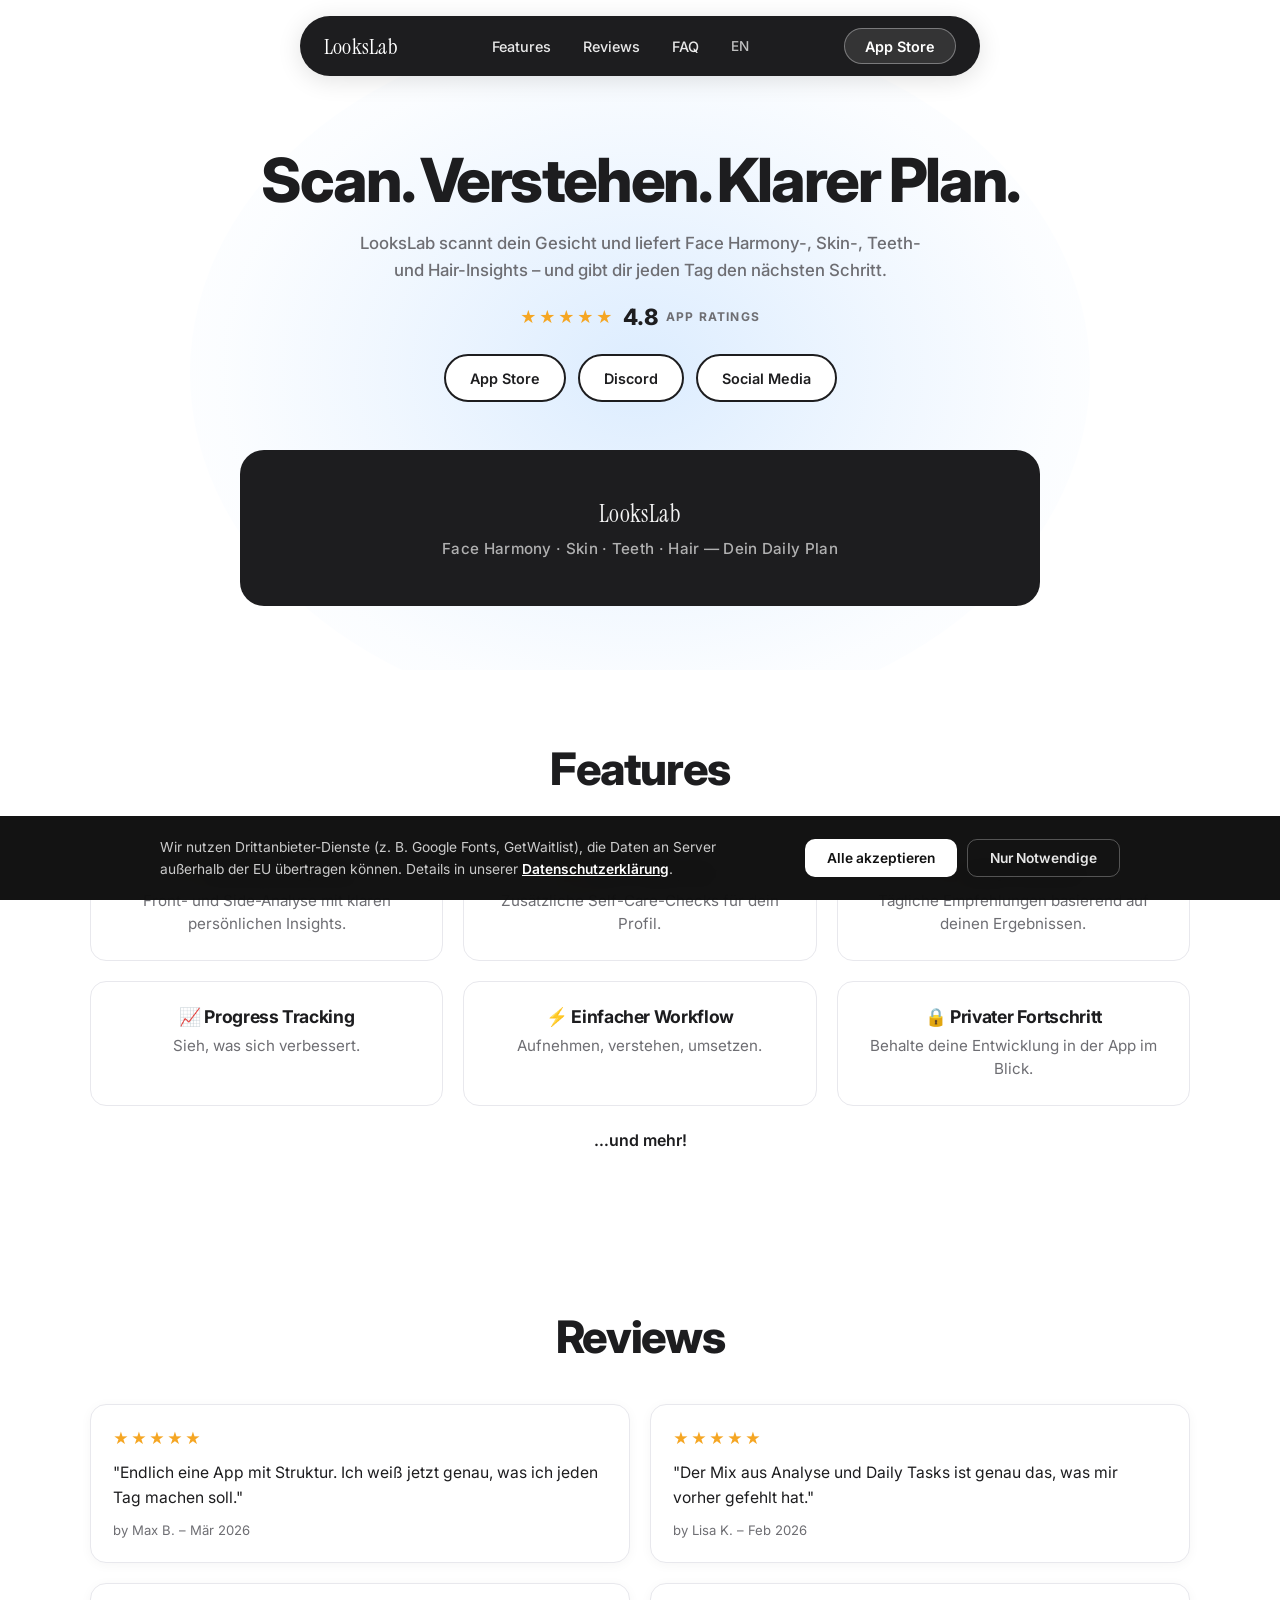
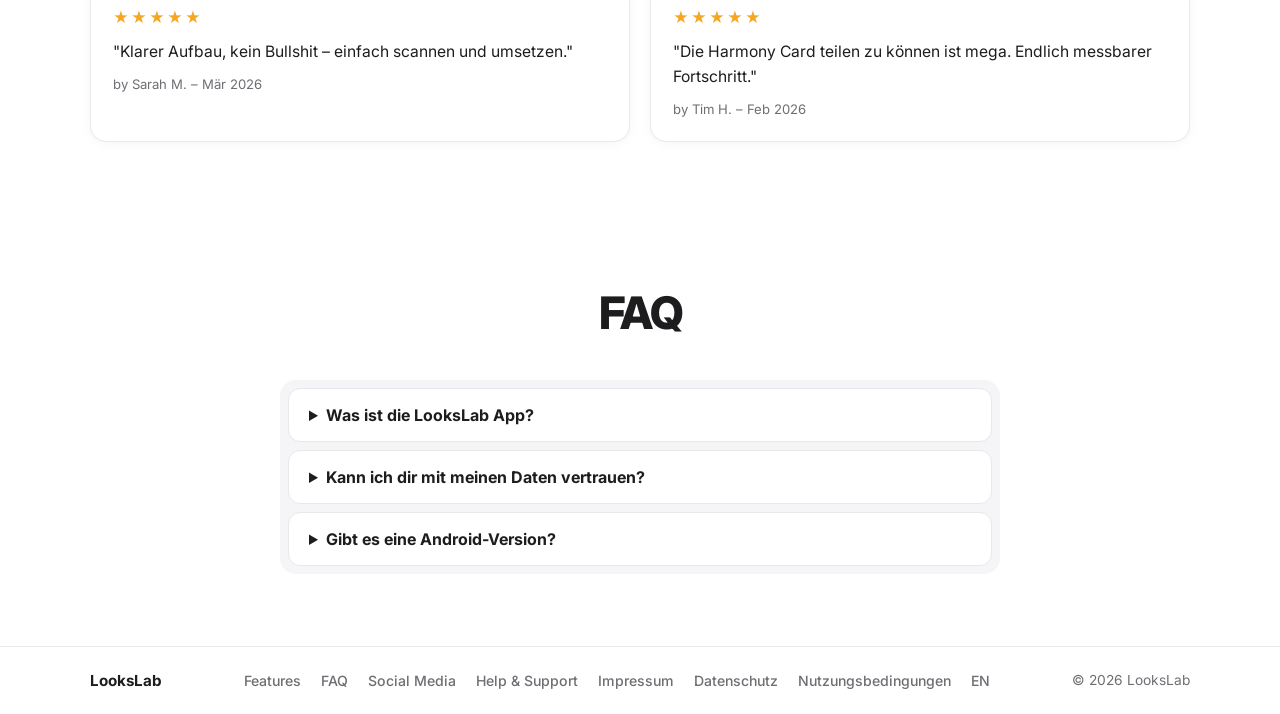
<file: index.html>
<!doctype html>
<html lang="de">
  <head>
    <meta charset="UTF-8" />
    <meta name="viewport" content="width=device-width, initial-scale=1.0" />
    <link rel="icon" type="image/png" href="./favicon.png" sizes="32x32" />
    <link rel="apple-touch-icon" href="./favicon.png" />
    <title>LooksLab – Face Analysis & Daily Self-Care</title>
    <meta
      name="description"
      content="LooksLab hilft dir, dein Gesicht zu analysieren und mit einem klaren Daily Plan sichtbare Fortschritte zu machen."
    />
    <link rel="preconnect" href="https://fonts.googleapis.com" />
    <link rel="preconnect" href="https://fonts.gstatic.com" crossorigin />
    <link
      href="https://fonts.googleapis.com/css2?family=Instrument+Serif:ital@0;1&family=Inter:wght@400;500;600;700;800&display=swap"
      rel="stylesheet"
    />
    <link rel="stylesheet" href="./styles.css" />
    <link rel="stylesheet" href="./consent.css" />
  </head>
  <body>
    <header class="topbar">
      <div class="container nav">
        <a class="brand" href="#">LooksLab</a>
        <nav class="links">
          <a href="#features">Features</a>
          <a href="#reviews">Reviews</a>
          <a href="#faq">FAQ</a>
          <a href="index-en.html" class="lang-switch">EN</a>
        </nav>
        <a class="btn btn-outline" href="appstore">App Store</a>
      </div>
    </header>

    <main>
      <section class="hero">
        <div class="container hero-inner">
          <h1>Scan. Verstehen. Klarer Plan.</h1>
          <p class="lead">
            LooksLab scannt dein Gesicht und liefert Face Harmony-, Skin-, Teeth- und Hair-Insights –
            und gibt dir jeden Tag den nächsten Schritt.
          </p>
          <div class="hero-rating">
            <span class="stars">★★★★★</span>
            <strong>4.8</strong>
            <span class="rating-label">APP RATINGS</span>
          </div>
          <div class="hero-buttons">
            <a class="btn btn-primary btn-hero" href="appstore">App Store</a>
            <a class="btn btn-outline btn-hero" href="https://discord.gg/N4W8rrWUtU" target="_blank" rel="noopener noreferrer">Discord</a>
            <a class="btn btn-outline btn-hero" href="social.html">Social Media</a>
          </div>
          <div class="hero-mockup">
            <div class="mockup-placeholder">
              <span class="mockup-brand">LooksLab</span>
              <p class="mockup-features">Face Harmony · Skin · Teeth · Hair — Dein Daily Plan</p>
            </div>
          </div>
        </div>
      </section>

      <section id="features" class="section">
        <div class="container">
          <h2 class="section-head">Features</h2>
          <div class="feature-grid">
            <article class="feature-card">
              <h3>✨ Face Harmony Scan</h3>
              <p>Front- und Side-Analyse mit klaren persönlichen Insights.</p>
            </article>
            <article class="feature-card">
              <h3>💆 Skin, Teeth, Hair</h3>
              <p>Zusätzliche Self-Care-Checks für dein Profil.</p>
            </article>
            <article class="feature-card">
              <h3>📋 Daily Task Plan</h3>
              <p>Tägliche Empfehlungen basierend auf deinen Ergebnissen.</p>
            </article>
            <article class="feature-card">
              <h3>📈 Progress Tracking</h3>
              <p>Sieh, was sich verbessert.</p>
            </article>
            <article class="feature-card">
              <h3>⚡ Einfacher Workflow</h3>
              <p>Aufnehmen, verstehen, umsetzen.</p>
            </article>
            <article class="feature-card">
              <h3>🔒 Privater Fortschritt</h3>
              <p>Behalte deine Entwicklung in der App im Blick.</p>
            </article>
          </div>
          <p class="and-more">…und mehr!</p>
        </div>
      </section>

      <section id="reviews" class="section">
        <div class="container">
          <h2 class="section-head">Reviews</h2>
          <div class="review-grid">
            <article class="review-card">
              <span class="stars">★★★★★</span>
              <p class="review-text">"Endlich eine App mit Struktur. Ich weiß jetzt genau, was ich jeden Tag machen soll."</p>
              <p class="review-meta">by Max B. – Mär 2026</p>
            </article>
            <article class="review-card">
              <span class="stars">★★★★★</span>
              <p class="review-text">"Der Mix aus Analyse und Daily Tasks ist genau das, was mir vorher gefehlt hat."</p>
              <p class="review-meta">by Lisa K. – Feb 2026</p>
            </article>
            <article class="review-card">
              <span class="stars">★★★★★</span>
              <p class="review-text">"Klarer Aufbau, kein Bullshit – einfach scannen und umsetzen."</p>
              <p class="review-meta">by Sarah M. – Mär 2026</p>
            </article>
            <article class="review-card">
              <span class="stars">★★★★★</span>
              <p class="review-text">"Die Harmony Card teilen zu können ist mega. Endlich messbarer Fortschritt."</p>
              <p class="review-meta">by Tim H. – Feb 2026</p>
            </article>
          </div>
        </div>
      </section>

      <section id="faq" class="section">
        <div class="container faq-wrap">
          <h2 class="section-head">FAQ</h2>
          <div class="faq-list">
            <details>
              <summary>Was ist die LooksLab App?</summary>
              <p>LooksLab analysiert dein Gesicht (Face Harmony, Skin, Teeth, Hair) und erstellt einen klaren Daily Plan für sichtbare Fortschritte.</p>
            </details>
            <details>
              <summary>Kann ich dir mit meinen Daten vertrauen?</summary>
              <p>Deine Scan-Erkennung läuft auf dem Gerät. Bilder bleiben lokal auf deinem iPhone – nur die numerischen Ergebnisse werden verschlüsselt in der Cloud gespeichert. Mehr dazu in unserer <a href="datenschutz.html">Datenschutzerklärung</a>.</p>
            </details>
            <details>
              <summary>Gibt es eine Android-Version?</summary>
              <p>Aktuell liegt der Fokus auf iPhone. Android ist für die Zukunft geplant.</p>
            </details>
          </div>
        </div>
      </section>

    </main>

    <footer class="footer">
      <div class="container footer-inner">
        <span class="footer-brand">LooksLab</span>
        <nav class="footer-links">
          <a href="#features">Features</a>
          <a href="#faq">FAQ</a>
          <a href="social.html">Social Media</a>
          <a href="support.html">Help & Support</a>
          <a href="impressum.html">Impressum</a>
          <a href="datenschutz.html">Datenschutz</a>
          <a href="nutzungsbedingungen.html">Nutzungsbedingungen</a>
          <a href="index-en.html">EN</a>
        </nav>
        <span id="year"></span>
      </div>
    </footer>

    <script src="./script.js"></script>
    <script src="./consent.js"></script>
  </body>
</html>
</file>
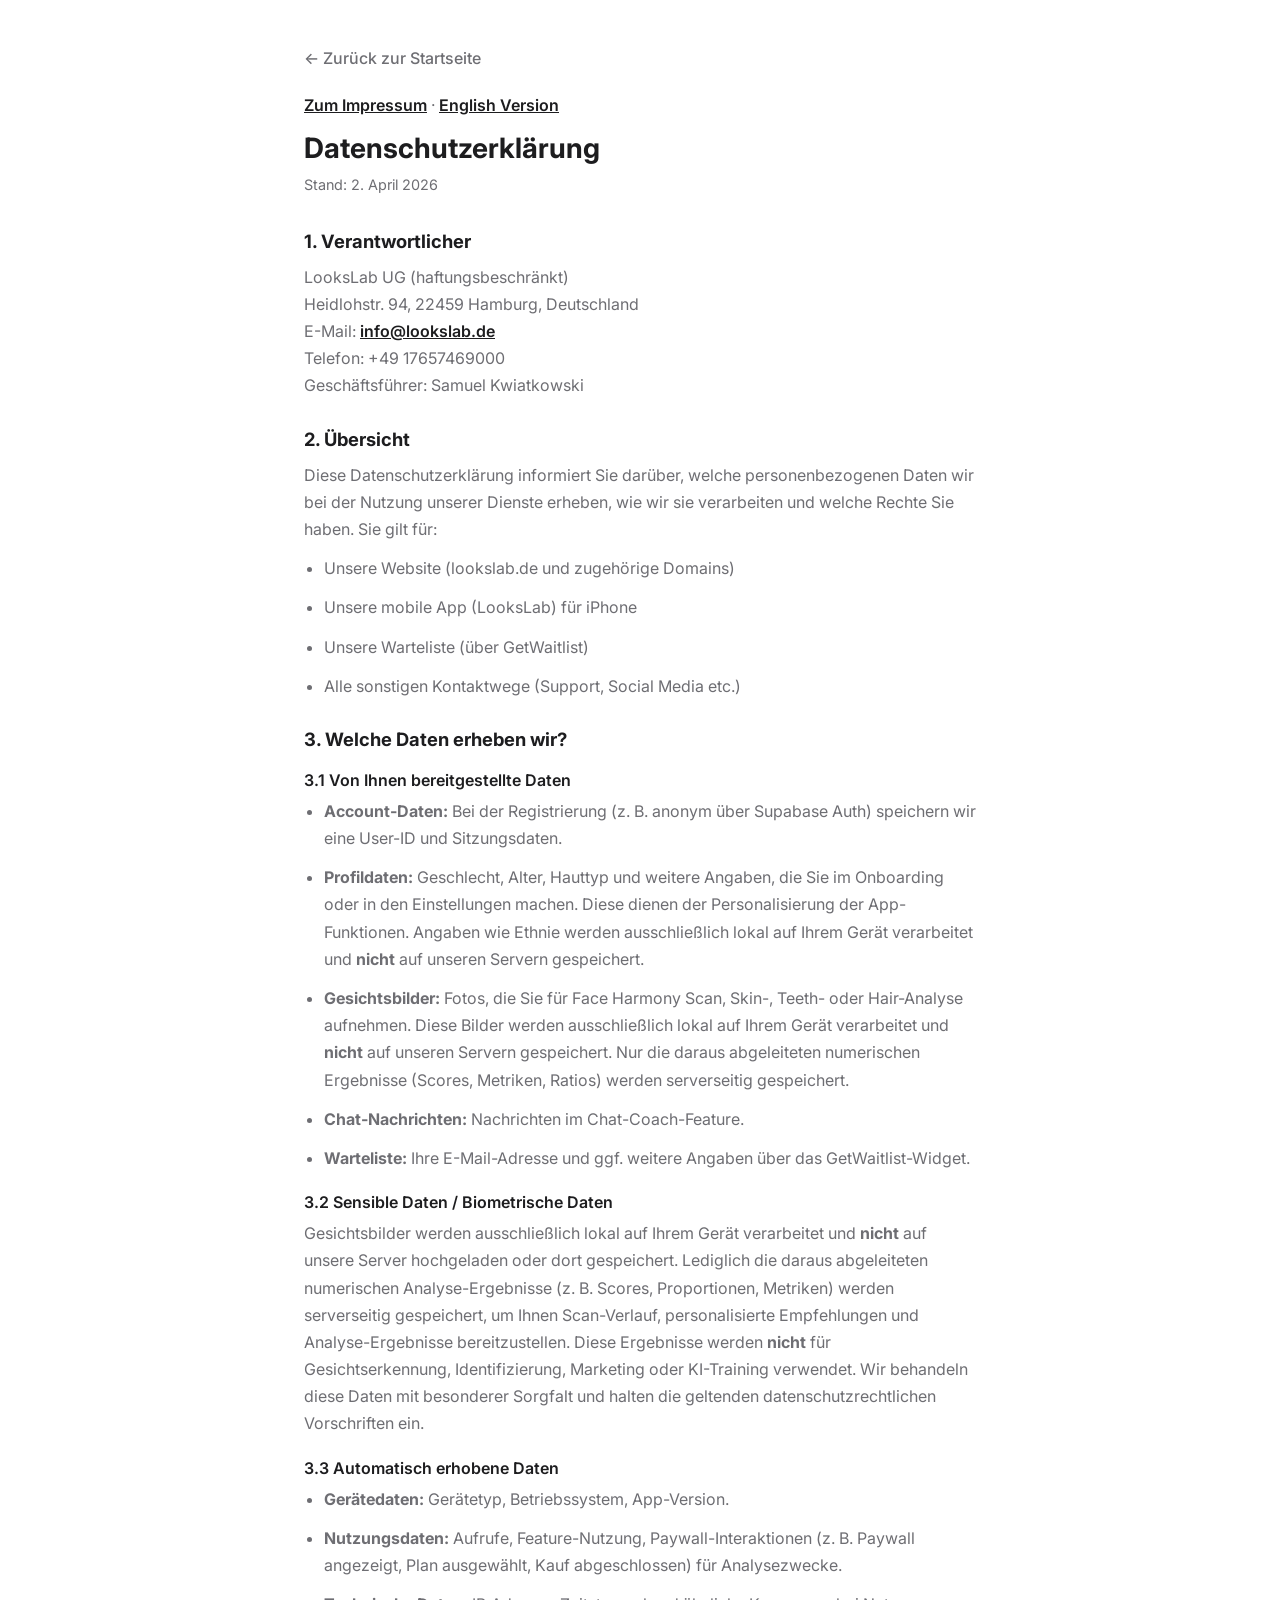
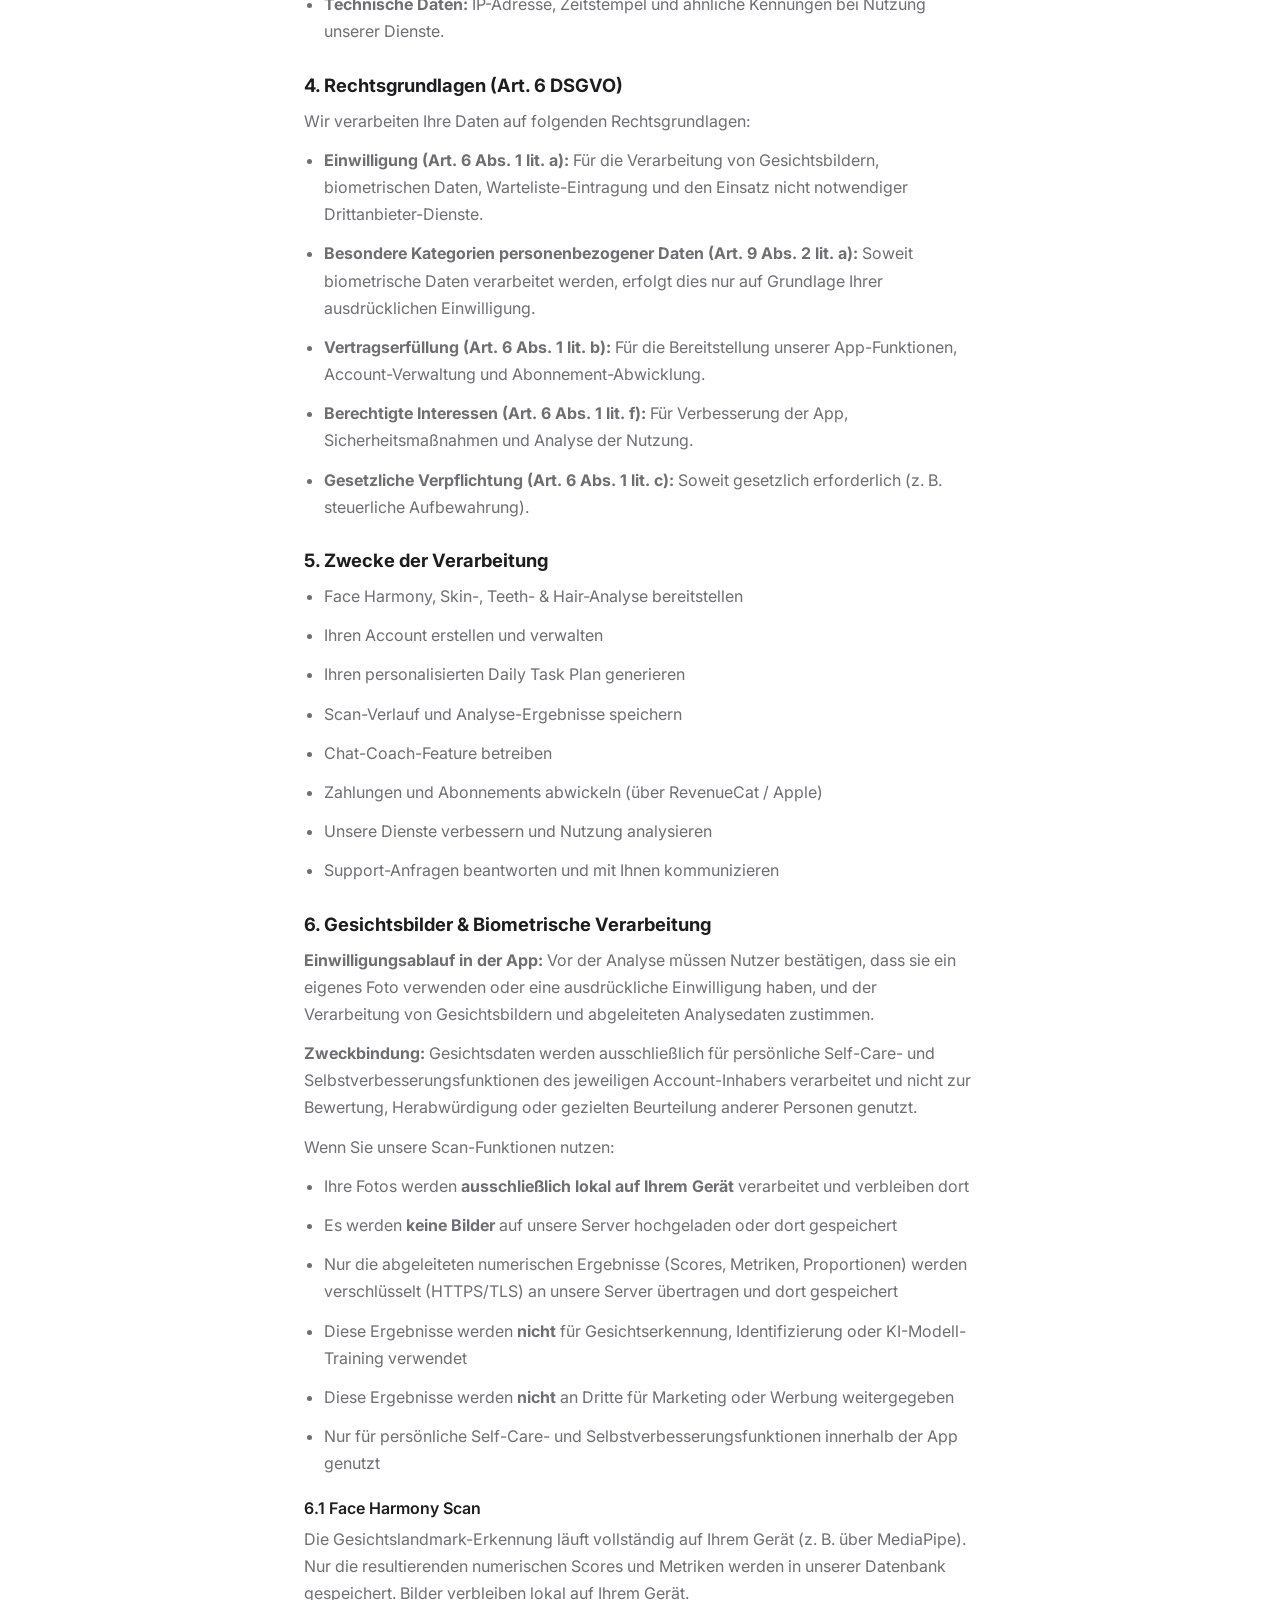
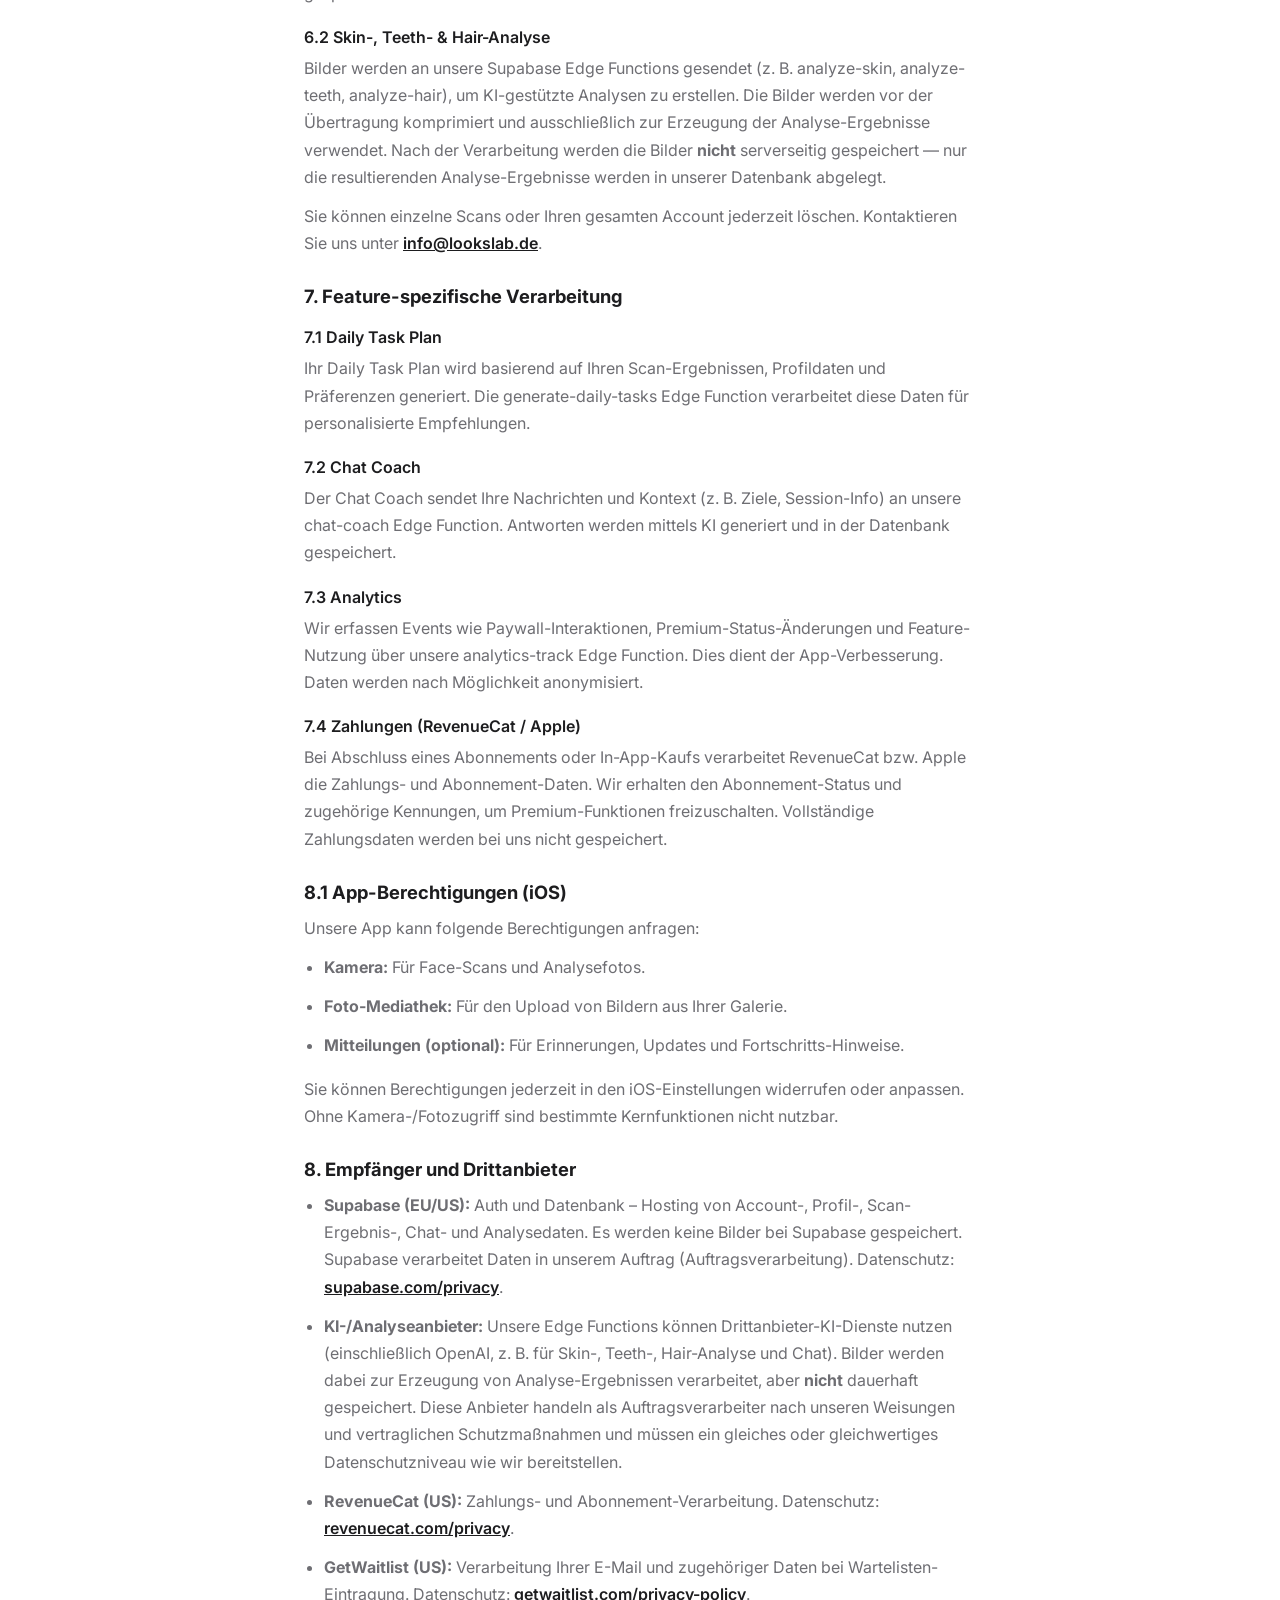
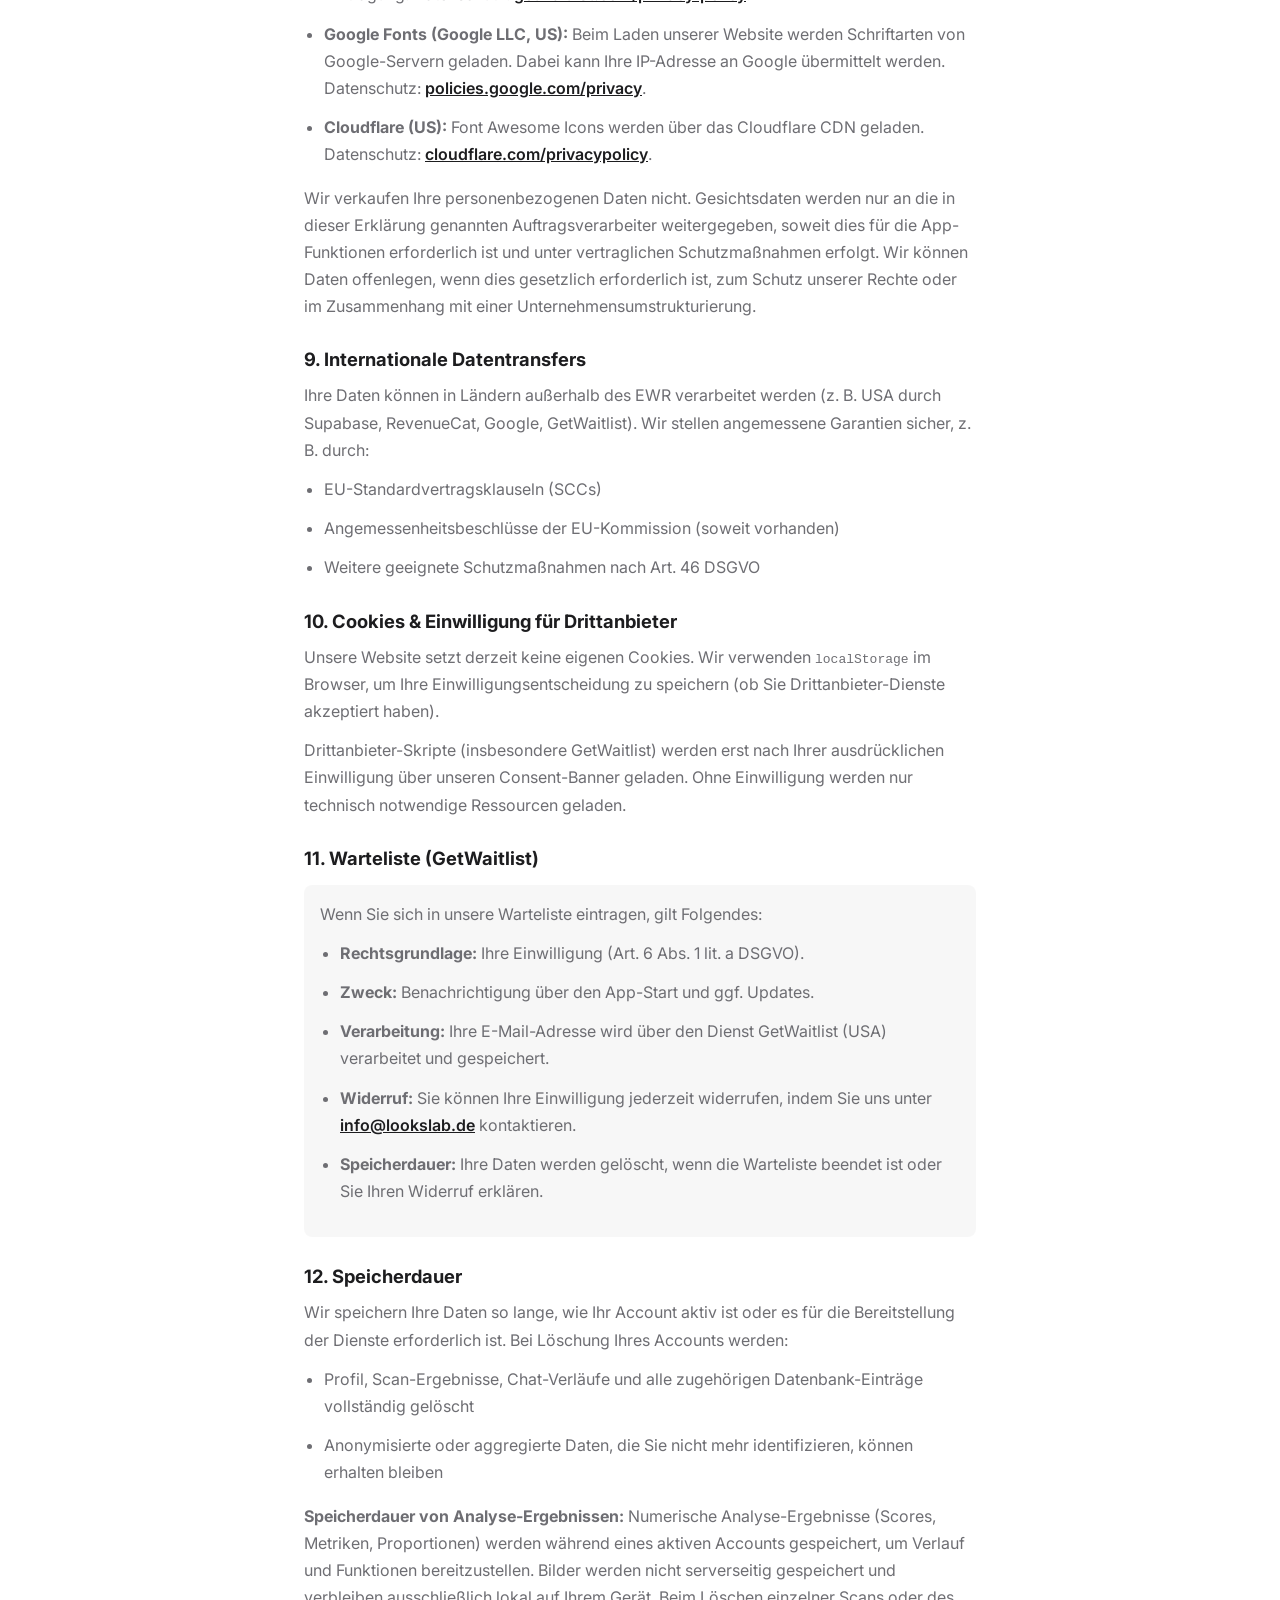
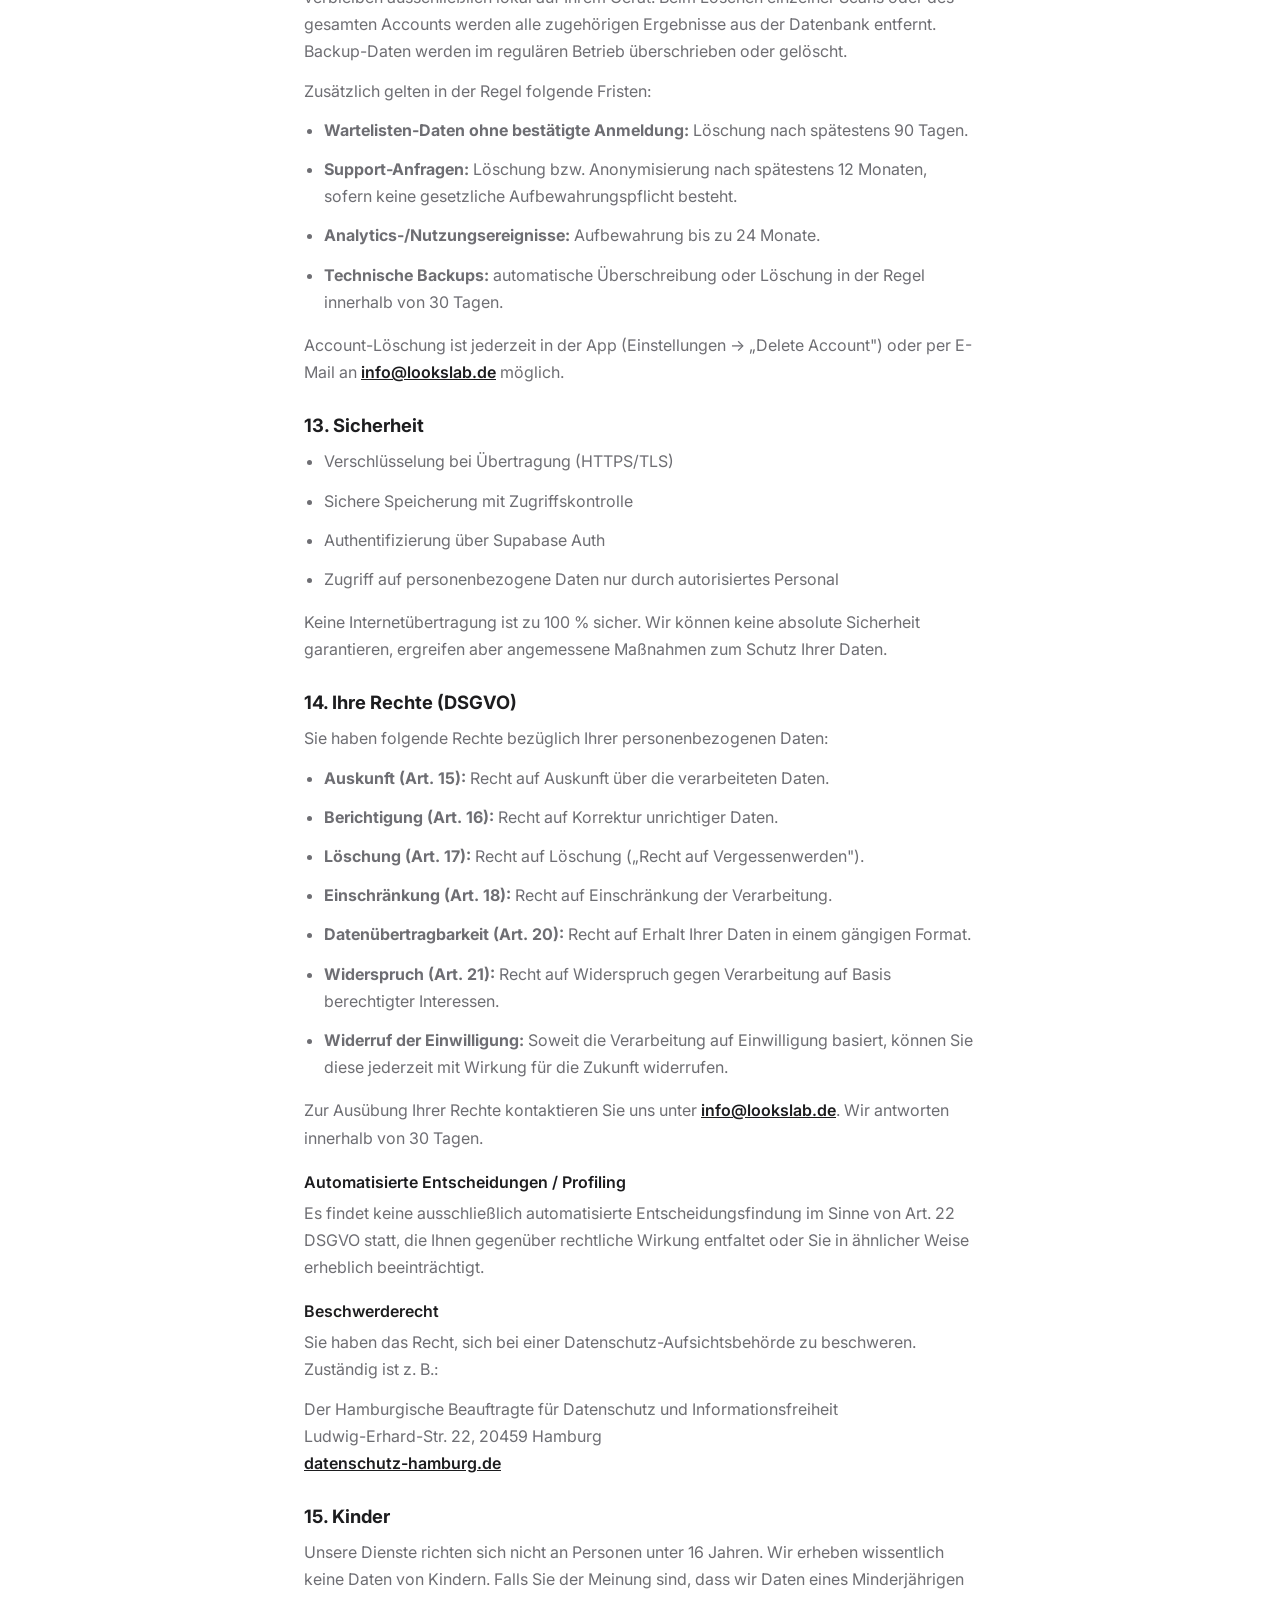
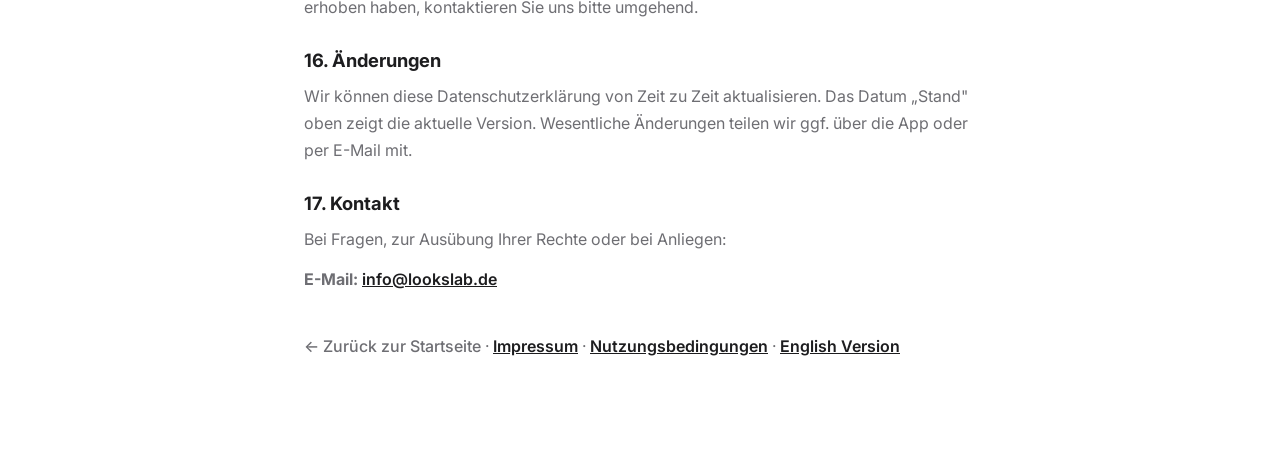
<file: datenschutz.html>
<!doctype html>
<html lang="de">
  <head>
    <meta charset="UTF-8" />
    <meta name="viewport" content="width=device-width, initial-scale=1.0" />
    <link rel="icon" type="image/png" href="./favicon.png" sizes="32x32" />
    <link rel="apple-touch-icon" href="./favicon.png" />
    <title>Datenschutzerklärung – LooksLab</title>
    <meta name="description" content="Datenschutzerklärung der LooksLab App und Website gemäß DSGVO." />
    <link rel="preconnect" href="https://fonts.googleapis.com" />
    <link rel="preconnect" href="https://fonts.gstatic.com" crossorigin />
    <link href="https://fonts.googleapis.com/css2?family=Instrument+Serif:ital@0;1&family=Inter:wght@400;500;600;700&display=swap" rel="stylesheet" />
    <link rel="stylesheet" href="./styles.css" />
    <style>
      .privacy-page { max-width: 720px; margin: 0 auto; padding: 48px 24px 80px; }
      @media (max-width: 600px) { .privacy-page { padding: 32px 16px 60px; } }
      .privacy-page h1 { font-size: 1.75rem; margin: 0 0 8px; }
      .privacy-page .updated { color: var(--muted); font-size: 0.9rem; margin-bottom: 32px; }
      .privacy-page h2 { font-size: 1.15rem; margin: 28px 0 12px; }
      .privacy-page h3 { font-size: 1rem; margin: 20px 0 8px; font-weight: 600; }
      .privacy-page p, .privacy-page li { color: var(--muted); line-height: 1.7; margin: 0 0 12px; }
      .privacy-page ul { padding-left: 20px; margin: 0 0 16px; }
      .privacy-page a { color: var(--dark); font-weight: 600; }
      .privacy-page .back { display: inline-block; margin-bottom: 24px; text-decoration: none; color: var(--muted); font-weight: 500; }
      .privacy-page .back:hover { color: var(--text); }
      .privacy-page .highlight-box { background: rgba(0,0,0,0.03); padding: 16px; border-radius: 8px; margin: 16px 0; }
    </style>
  </head>
  <body>
    <div class="privacy-page">
      <a href="./index.html" class="back">← Zurück zur Startseite</a>
      <p><a href="./impressum.html">Zum Impressum</a> · <a href="./privacy.html">English Version</a></p>

      <h1>Datenschutzerklärung</h1>
      <p class="updated">Stand: 2. April 2026</p>

      <h2>1. Verantwortlicher</h2>
      <p>
        LooksLab UG (haftungsbeschränkt)<br />
        Heidlohstr. 94, 22459 Hamburg, Deutschland<br />
        E-Mail: <a href="mailto:info@lookslab.de">info@lookslab.de</a><br />
        Telefon: +49 17657469000<br />
        Geschäftsführer: Samuel Kwiatkowski
      </p>

      <h2>2. Übersicht</h2>
      <p>Diese Datenschutzerklärung informiert Sie darüber, welche personenbezogenen Daten wir bei der Nutzung unserer Dienste erheben, wie wir sie verarbeiten und welche Rechte Sie haben. Sie gilt für:</p>
      <ul>
        <li>Unsere Website (lookslab.de und zugehörige Domains)</li>
        <li>Unsere mobile App (LooksLab) für iPhone</li>
        <li>Unsere Warteliste (über GetWaitlist)</li>
        <li>Alle sonstigen Kontaktwege (Support, Social Media etc.)</li>
      </ul>

      <h2>3. Welche Daten erheben wir?</h2>

      <h3>3.1 Von Ihnen bereitgestellte Daten</h3>
      <ul>
        <li><strong>Account-Daten:</strong> Bei der Registrierung (z. B. anonym über Supabase Auth) speichern wir eine User-ID und Sitzungsdaten.</li>
        <li><strong>Profildaten:</strong> Geschlecht, Alter, Hauttyp und weitere Angaben, die Sie im Onboarding oder in den Einstellungen machen. Diese dienen der Personalisierung der App-Funktionen. Angaben wie Ethnie werden ausschließlich lokal auf Ihrem Gerät verarbeitet und <strong>nicht</strong> auf unseren Servern gespeichert.</li>
        <li><strong>Gesichtsbilder:</strong> Fotos, die Sie für Face Harmony Scan, Skin-, Teeth- oder Hair-Analyse aufnehmen. Diese Bilder werden ausschließlich lokal auf Ihrem Gerät verarbeitet und <strong>nicht</strong> auf unseren Servern gespeichert. Nur die daraus abgeleiteten numerischen Ergebnisse (Scores, Metriken, Ratios) werden serverseitig gespeichert.</li>
        <li><strong>Chat-Nachrichten:</strong> Nachrichten im Chat-Coach-Feature.</li>
        <li><strong>Warteliste:</strong> Ihre E-Mail-Adresse und ggf. weitere Angaben über das GetWaitlist-Widget.</li>
      </ul>

      <h3>3.2 Sensible Daten / Biometrische Daten</h3>
      <p>Gesichtsbilder werden ausschließlich lokal auf Ihrem Gerät verarbeitet und <strong>nicht</strong> auf unsere Server hochgeladen oder dort gespeichert. Lediglich die daraus abgeleiteten numerischen Analyse-Ergebnisse (z. B. Scores, Proportionen, Metriken) werden serverseitig gespeichert, um Ihnen Scan-Verlauf, personalisierte Empfehlungen und Analyse-Ergebnisse bereitzustellen. Diese Ergebnisse werden <strong>nicht</strong> für Gesichtserkennung, Identifizierung, Marketing oder KI-Training verwendet. Wir behandeln diese Daten mit besonderer Sorgfalt und halten die geltenden datenschutzrechtlichen Vorschriften ein.</p>

      <h3>3.3 Automatisch erhobene Daten</h3>
      <ul>
        <li><strong>Gerätedaten:</strong> Gerätetyp, Betriebssystem, App-Version.</li>
        <li><strong>Nutzungsdaten:</strong> Aufrufe, Feature-Nutzung, Paywall-Interaktionen (z. B. Paywall angezeigt, Plan ausgewählt, Kauf abgeschlossen) für Analysezwecke.</li>
        <li><strong>Technische Daten:</strong> IP-Adresse, Zeitstempel und ähnliche Kennungen bei Nutzung unserer Dienste.</li>
      </ul>

      <h2>4. Rechtsgrundlagen (Art. 6 DSGVO)</h2>
      <p>Wir verarbeiten Ihre Daten auf folgenden Rechtsgrundlagen:</p>
      <ul>
        <li><strong>Einwilligung (Art. 6 Abs. 1 lit. a):</strong> Für die Verarbeitung von Gesichtsbildern, biometrischen Daten, Warteliste-Eintragung und den Einsatz nicht notwendiger Drittanbieter-Dienste.</li>
        <li><strong>Besondere Kategorien personenbezogener Daten (Art. 9 Abs. 2 lit. a):</strong> Soweit biometrische Daten verarbeitet werden, erfolgt dies nur auf Grundlage Ihrer ausdrücklichen Einwilligung.</li>
        <li><strong>Vertragserfüllung (Art. 6 Abs. 1 lit. b):</strong> Für die Bereitstellung unserer App-Funktionen, Account-Verwaltung und Abonnement-Abwicklung.</li>
        <li><strong>Berechtigte Interessen (Art. 6 Abs. 1 lit. f):</strong> Für Verbesserung der App, Sicherheitsmaßnahmen und Analyse der Nutzung.</li>
        <li><strong>Gesetzliche Verpflichtung (Art. 6 Abs. 1 lit. c):</strong> Soweit gesetzlich erforderlich (z. B. steuerliche Aufbewahrung).</li>
      </ul>

      <h2>5. Zwecke der Verarbeitung</h2>
      <ul>
        <li>Face Harmony, Skin-, Teeth- &amp; Hair-Analyse bereitstellen</li>
        <li>Ihren Account erstellen und verwalten</li>
        <li>Ihren personalisierten Daily Task Plan generieren</li>
        <li>Scan-Verlauf und Analyse-Ergebnisse speichern</li>
        <li>Chat-Coach-Feature betreiben</li>
        <li>Zahlungen und Abonnements abwickeln (über RevenueCat / Apple)</li>
        <li>Unsere Dienste verbessern und Nutzung analysieren</li>
        <li>Support-Anfragen beantworten und mit Ihnen kommunizieren</li>
      </ul>

      <h2>6. Gesichtsbilder &amp; Biometrische Verarbeitung</h2>
      <p><strong>Einwilligungsablauf in der App:</strong> Vor der Analyse müssen Nutzer bestätigen, dass sie ein eigenes Foto verwenden oder eine ausdrückliche Einwilligung haben, und der Verarbeitung von Gesichtsbildern und abgeleiteten Analysedaten zustimmen.</p>
      <p><strong>Zweckbindung:</strong> Gesichtsdaten werden ausschließlich für persönliche Self-Care- und Selbstverbesserungsfunktionen des jeweiligen Account-Inhabers verarbeitet und nicht zur Bewertung, Herabwürdigung oder gezielten Beurteilung anderer Personen genutzt.</p>
      <p>Wenn Sie unsere Scan-Funktionen nutzen:</p>
      <ul>
        <li>Ihre Fotos werden <strong>ausschließlich lokal auf Ihrem Gerät</strong> verarbeitet und verbleiben dort</li>
        <li>Es werden <strong>keine Bilder</strong> auf unsere Server hochgeladen oder dort gespeichert</li>
        <li>Nur die abgeleiteten numerischen Ergebnisse (Scores, Metriken, Proportionen) werden verschlüsselt (HTTPS/TLS) an unsere Server übertragen und dort gespeichert</li>
        <li>Diese Ergebnisse werden <strong>nicht</strong> für Gesichtserkennung, Identifizierung oder KI-Modell-Training verwendet</li>
        <li>Diese Ergebnisse werden <strong>nicht</strong> an Dritte für Marketing oder Werbung weitergegeben</li>
        <li>Nur für persönliche Self-Care- und Selbstverbesserungsfunktionen innerhalb der App genutzt</li>
      </ul>

      <h3>6.1 Face Harmony Scan</h3>
      <p>Die Gesichtslandmark-Erkennung läuft vollständig auf Ihrem Gerät (z. B. über MediaPipe). Nur die resultierenden numerischen Scores und Metriken werden in unserer Datenbank gespeichert. Bilder verbleiben lokal auf Ihrem Gerät.</p>

      <h3>6.2 Skin-, Teeth- &amp; Hair-Analyse</h3>
      <p>Bilder werden an unsere Supabase Edge Functions gesendet (z. B. analyze-skin, analyze-teeth, analyze-hair), um KI-gestützte Analysen zu erstellen. Die Bilder werden vor der Übertragung komprimiert und ausschließlich zur Erzeugung der Analyse-Ergebnisse verwendet. Nach der Verarbeitung werden die Bilder <strong>nicht</strong> serverseitig gespeichert — nur die resultierenden Analyse-Ergebnisse werden in unserer Datenbank abgelegt.</p>
      <p>Sie können einzelne Scans oder Ihren gesamten Account jederzeit löschen. Kontaktieren Sie uns unter <a href="mailto:info@lookslab.de">info@lookslab.de</a>.</p>

      <h2>7. Feature-spezifische Verarbeitung</h2>

      <h3>7.1 Daily Task Plan</h3>
      <p>Ihr Daily Task Plan wird basierend auf Ihren Scan-Ergebnissen, Profildaten und Präferenzen generiert. Die generate-daily-tasks Edge Function verarbeitet diese Daten für personalisierte Empfehlungen.</p>

      <h3>7.2 Chat Coach</h3>
      <p>Der Chat Coach sendet Ihre Nachrichten und Kontext (z. B. Ziele, Session-Info) an unsere chat-coach Edge Function. Antworten werden mittels KI generiert und in der Datenbank gespeichert.</p>

      <h3>7.3 Analytics</h3>
      <p>Wir erfassen Events wie Paywall-Interaktionen, Premium-Status-Änderungen und Feature-Nutzung über unsere analytics-track Edge Function. Dies dient der App-Verbesserung. Daten werden nach Möglichkeit anonymisiert.</p>

      <h3>7.4 Zahlungen (RevenueCat / Apple)</h3>
      <p>Bei Abschluss eines Abonnements oder In-App-Kaufs verarbeitet RevenueCat bzw. Apple die Zahlungs- und Abonnement-Daten. Wir erhalten den Abonnement-Status und zugehörige Kennungen, um Premium-Funktionen freizuschalten. Vollständige Zahlungsdaten werden bei uns nicht gespeichert.</p>

      <h2>8.1 App-Berechtigungen (iOS)</h2>
      <p>Unsere App kann folgende Berechtigungen anfragen:</p>
      <ul>
        <li><strong>Kamera:</strong> Für Face-Scans und Analysefotos.</li>
        <li><strong>Foto-Mediathek:</strong> Für den Upload von Bildern aus Ihrer Galerie.</li>
        <li><strong>Mitteilungen (optional):</strong> Für Erinnerungen, Updates und Fortschritts-Hinweise.</li>
      </ul>
      <p>Sie können Berechtigungen jederzeit in den iOS-Einstellungen widerrufen oder anpassen. Ohne Kamera-/Fotozugriff sind bestimmte Kernfunktionen nicht nutzbar.</p>

      <h2>8. Empfänger und Drittanbieter</h2>
      <ul>
        <li><strong>Supabase (EU/US):</strong> Auth und Datenbank – Hosting von Account-, Profil-, Scan-Ergebnis-, Chat- und Analysedaten. Es werden keine Bilder bei Supabase gespeichert. Supabase verarbeitet Daten in unserem Auftrag (Auftragsverarbeitung). Datenschutz: <a href="https://supabase.com/privacy" target="_blank" rel="noopener noreferrer">supabase.com/privacy</a>.</li>
        <li><strong>KI-/Analyseanbieter:</strong> Unsere Edge Functions können Drittanbieter-KI-Dienste nutzen (einschließlich OpenAI, z. B. für Skin-, Teeth-, Hair-Analyse und Chat). Bilder werden dabei zur Erzeugung von Analyse-Ergebnissen verarbeitet, aber <strong>nicht</strong> dauerhaft gespeichert. Diese Anbieter handeln als Auftragsverarbeiter nach unseren Weisungen und vertraglichen Schutzmaßnahmen und müssen ein gleiches oder gleichwertiges Datenschutzniveau wie wir bereitstellen.</li>
        <li><strong>RevenueCat (US):</strong> Zahlungs- und Abonnement-Verarbeitung. Datenschutz: <a href="https://www.revenuecat.com/privacy" target="_blank" rel="noopener noreferrer">revenuecat.com/privacy</a>.</li>
        <li><strong>GetWaitlist (US):</strong> Verarbeitung Ihrer E-Mail und zugehöriger Daten bei Wartelisten-Eintragung. Datenschutz: <a href="https://www.getwaitlist.com/privacy-policy" target="_blank" rel="noopener noreferrer">getwaitlist.com/privacy-policy</a>.</li>
        <li><strong>Google Fonts (Google LLC, US):</strong> Beim Laden unserer Website werden Schriftarten von Google-Servern geladen. Dabei kann Ihre IP-Adresse an Google übermittelt werden. Datenschutz: <a href="https://policies.google.com/privacy" target="_blank" rel="noopener noreferrer">policies.google.com/privacy</a>.</li>
        <li><strong>Cloudflare (US):</strong> Font Awesome Icons werden über das Cloudflare CDN geladen. Datenschutz: <a href="https://www.cloudflare.com/privacypolicy/" target="_blank" rel="noopener noreferrer">cloudflare.com/privacypolicy</a>.</li>
      </ul>
      <p>Wir verkaufen Ihre personenbezogenen Daten nicht. Gesichtsdaten werden nur an die in dieser Erklärung genannten Auftragsverarbeiter weitergegeben, soweit dies für die App-Funktionen erforderlich ist und unter vertraglichen Schutzmaßnahmen erfolgt. Wir können Daten offenlegen, wenn dies gesetzlich erforderlich ist, zum Schutz unserer Rechte oder im Zusammenhang mit einer Unternehmensumstrukturierung.</p>

      <h2>9. Internationale Datentransfers</h2>
      <p>Ihre Daten können in Ländern außerhalb des EWR verarbeitet werden (z. B. USA durch Supabase, RevenueCat, Google, GetWaitlist). Wir stellen angemessene Garantien sicher, z. B. durch:</p>
      <ul>
        <li>EU-Standardvertragsklauseln (SCCs)</li>
        <li>Angemessenheitsbeschlüsse der EU-Kommission (soweit vorhanden)</li>
        <li>Weitere geeignete Schutzmaßnahmen nach Art. 46 DSGVO</li>
      </ul>

      <h2>10. Cookies &amp; Einwilligung für Drittanbieter</h2>
      <p>Unsere Website setzt derzeit keine eigenen Cookies. Wir verwenden <code>localStorage</code> im Browser, um Ihre Einwilligungsentscheidung zu speichern (ob Sie Drittanbieter-Dienste akzeptiert haben).</p>
      <p>Drittanbieter-Skripte (insbesondere GetWaitlist) werden erst nach Ihrer ausdrücklichen Einwilligung über unseren Consent-Banner geladen. Ohne Einwilligung werden nur technisch notwendige Ressourcen geladen.</p>

      <h2>11. Warteliste (GetWaitlist)</h2>
      <div class="highlight-box">
        <p>Wenn Sie sich in unsere Warteliste eintragen, gilt Folgendes:</p>
        <ul>
          <li><strong>Rechtsgrundlage:</strong> Ihre Einwilligung (Art. 6 Abs. 1 lit. a DSGVO).</li>
          <li><strong>Zweck:</strong> Benachrichtigung über den App-Start und ggf. Updates.</li>
          <li><strong>Verarbeitung:</strong> Ihre E-Mail-Adresse wird über den Dienst GetWaitlist (USA) verarbeitet und gespeichert.</li>
          <li><strong>Widerruf:</strong> Sie können Ihre Einwilligung jederzeit widerrufen, indem Sie uns unter <a href="mailto:info@lookslab.de">info@lookslab.de</a> kontaktieren.</li>
          <li><strong>Speicherdauer:</strong> Ihre Daten werden gelöscht, wenn die Warteliste beendet ist oder Sie Ihren Widerruf erklären.</li>
        </ul>
      </div>

      <h2>12. Speicherdauer</h2>
      <p>Wir speichern Ihre Daten so lange, wie Ihr Account aktiv ist oder es für die Bereitstellung der Dienste erforderlich ist. Bei Löschung Ihres Accounts werden:</p>
      <ul>
        <li>Profil, Scan-Ergebnisse, Chat-Verläufe und alle zugehörigen Datenbank-Einträge vollständig gelöscht</li>
        <li>Anonymisierte oder aggregierte Daten, die Sie nicht mehr identifizieren, können erhalten bleiben</li>
      </ul>
      <p><strong>Speicherdauer von Analyse-Ergebnissen:</strong> Numerische Analyse-Ergebnisse (Scores, Metriken, Proportionen) werden während eines aktiven Accounts gespeichert, um Verlauf und Funktionen bereitzustellen. Bilder werden nicht serverseitig gespeichert und verbleiben ausschließlich lokal auf Ihrem Gerät. Beim Löschen einzelner Scans oder des gesamten Accounts werden alle zugehörigen Ergebnisse aus der Datenbank entfernt. Backup-Daten werden im regulären Betrieb überschrieben oder gelöscht.</p>
      <p>Zusätzlich gelten in der Regel folgende Fristen:</p>
      <ul>
        <li><strong>Wartelisten-Daten ohne bestätigte Anmeldung:</strong> Löschung nach spätestens 90 Tagen.</li>
        <li><strong>Support-Anfragen:</strong> Löschung bzw. Anonymisierung nach spätestens 12 Monaten, sofern keine gesetzliche Aufbewahrungspflicht besteht.</li>
        <li><strong>Analytics-/Nutzungsereignisse:</strong> Aufbewahrung bis zu 24 Monate.</li>
        <li><strong>Technische Backups:</strong> automatische Überschreibung oder Löschung in der Regel innerhalb von 30 Tagen.</li>
      </ul>
      <p>Account-Löschung ist jederzeit in der App (Einstellungen → „Delete Account") oder per E-Mail an <a href="mailto:info@lookslab.de">info@lookslab.de</a> möglich.</p>

      <h2>13. Sicherheit</h2>
      <ul>
        <li>Verschlüsselung bei Übertragung (HTTPS/TLS)</li>
        <li>Sichere Speicherung mit Zugriffskontrolle</li>
        <li>Authentifizierung über Supabase Auth</li>
        <li>Zugriff auf personenbezogene Daten nur durch autorisiertes Personal</li>
      </ul>
      <p>Keine Internetübertragung ist zu 100 % sicher. Wir können keine absolute Sicherheit garantieren, ergreifen aber angemessene Maßnahmen zum Schutz Ihrer Daten.</p>

      <h2>14. Ihre Rechte (DSGVO)</h2>
      <p>Sie haben folgende Rechte bezüglich Ihrer personenbezogenen Daten:</p>
      <ul>
        <li><strong>Auskunft (Art. 15):</strong> Recht auf Auskunft über die verarbeiteten Daten.</li>
        <li><strong>Berichtigung (Art. 16):</strong> Recht auf Korrektur unrichtiger Daten.</li>
        <li><strong>Löschung (Art. 17):</strong> Recht auf Löschung („Recht auf Vergessenwerden").</li>
        <li><strong>Einschränkung (Art. 18):</strong> Recht auf Einschränkung der Verarbeitung.</li>
        <li><strong>Datenübertragbarkeit (Art. 20):</strong> Recht auf Erhalt Ihrer Daten in einem gängigen Format.</li>
        <li><strong>Widerspruch (Art. 21):</strong> Recht auf Widerspruch gegen Verarbeitung auf Basis berechtigter Interessen.</li>
        <li><strong>Widerruf der Einwilligung:</strong> Soweit die Verarbeitung auf Einwilligung basiert, können Sie diese jederzeit mit Wirkung für die Zukunft widerrufen.</li>
      </ul>
      <p>Zur Ausübung Ihrer Rechte kontaktieren Sie uns unter <a href="mailto:info@lookslab.de">info@lookslab.de</a>. Wir antworten innerhalb von 30 Tagen.</p>

      <h3>Automatisierte Entscheidungen / Profiling</h3>
      <p>Es findet keine ausschließlich automatisierte Entscheidungsfindung im Sinne von Art. 22 DSGVO statt, die Ihnen gegenüber rechtliche Wirkung entfaltet oder Sie in ähnlicher Weise erheblich beeinträchtigt.</p>

      <h3>Beschwerderecht</h3>
      <p>Sie haben das Recht, sich bei einer Datenschutz-Aufsichtsbehörde zu beschweren. Zuständig ist z. B.:</p>
      <p>
        Der Hamburgische Beauftragte für Datenschutz und Informationsfreiheit<br />
        Ludwig-Erhard-Str. 22, 20459 Hamburg<br />
        <a href="https://datenschutz-hamburg.de" target="_blank" rel="noopener noreferrer">datenschutz-hamburg.de</a>
      </p>

      <h2>15. Kinder</h2>
      <p>Unsere Dienste richten sich nicht an Personen unter 16 Jahren. Wir erheben wissentlich keine Daten von Kindern. Falls Sie der Meinung sind, dass wir Daten eines Minderjährigen erhoben haben, kontaktieren Sie uns bitte umgehend.</p>

      <h2>16. Änderungen</h2>
      <p>Wir können diese Datenschutzerklärung von Zeit zu Zeit aktualisieren. Das Datum „Stand" oben zeigt die aktuelle Version. Wesentliche Änderungen teilen wir ggf. über die App oder per E-Mail mit.</p>

      <h2>17. Kontakt</h2>
      <p>Bei Fragen, zur Ausübung Ihrer Rechte oder bei Anliegen:</p>
      <p><strong>E-Mail:</strong> <a href="mailto:info@lookslab.de">info@lookslab.de</a></p>

      <p style="margin-top: 40px;">
        <a href="./index.html" class="back">← Zurück zur Startseite</a> ·
        <a href="./impressum.html">Impressum</a> ·
        <a href="./nutzungsbedingungen.html">Nutzungsbedingungen</a> ·
        <a href="./privacy.html">English Version</a>
      </p>
    </div>
    <script src="./script.js"></script>
  </body>
</html>
</file>
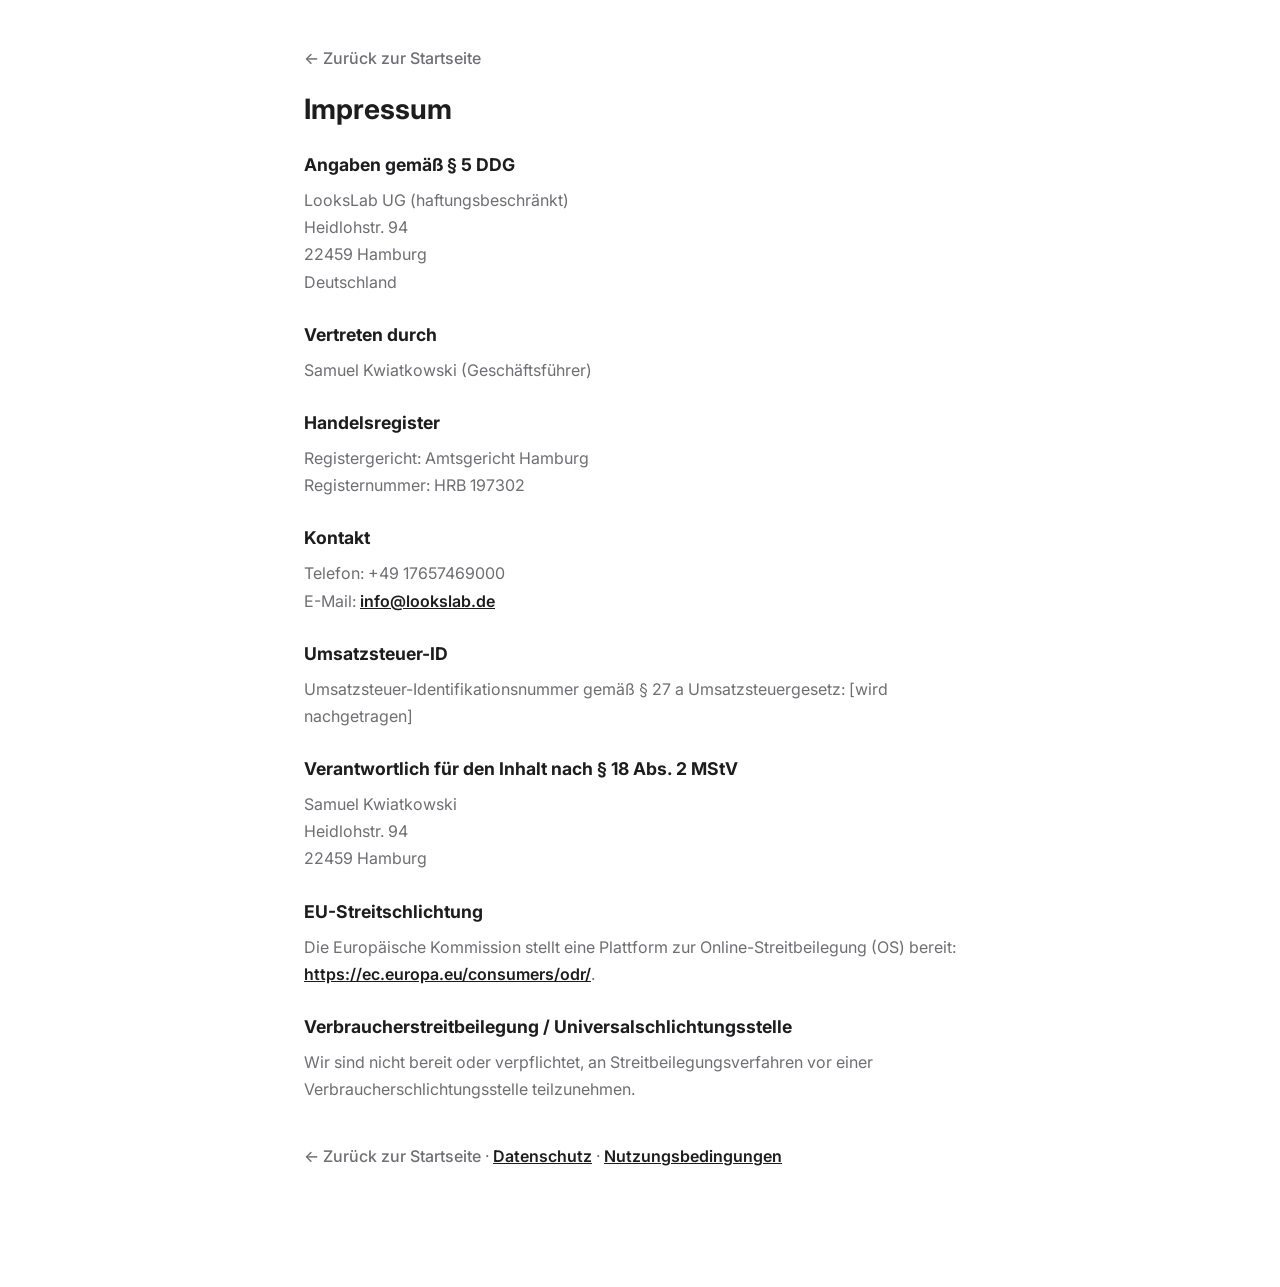
<file: impressum.html>
<!doctype html>
<html lang="de">
  <head>
    <meta charset="UTF-8" />
    <meta name="viewport" content="width=device-width, initial-scale=1.0" />
    <link rel="icon" type="image/png" href="./favicon.png" sizes="32x32" />
    <link rel="apple-touch-icon" href="./favicon.png" />
    <title>Impressum – LooksLab</title>
    <meta
      name="description"
      content="Impressum der LooksLab Website nach den Vorgaben des deutschen Rechts."
    />
    <link rel="preconnect" href="https://fonts.googleapis.com" />
    <link rel="preconnect" href="https://fonts.gstatic.com" crossorigin />
    <link
      href="https://fonts.googleapis.com/css2?family=Instrument+Serif:ital@0;1&family=Inter:wght@400;500;600;700&display=swap"
      rel="stylesheet"
    />
    <link rel="stylesheet" href="./styles.css" />
    <style>
      .legal-page { max-width: 720px; margin: 0 auto; padding: 48px 24px 80px; }
      @media (max-width: 600px) { .legal-page { padding: 32px 16px 60px; } }
      .legal-page h1 { font-size: 1.75rem; margin: 0 0 8px; }
      .legal-page h2 { font-size: 1.1rem; margin: 28px 0 12px; }
      .legal-page p { color: var(--muted); line-height: 1.7; margin: 0 0 12px; }
      .legal-page a { color: var(--dark); font-weight: 600; }
      .legal-page .back { display: inline-block; margin-bottom: 24px; text-decoration: none; color: var(--muted); font-weight: 500; }
      .legal-page .back:hover { color: var(--text); }
    </style>
  </head>
  <body>
    <div class="legal-page">
      <a href="./index.html" class="back">← Zurück zur Startseite</a>

      <h1>Impressum</h1>

      <h2>Angaben gemäß § 5 DDG</h2>
      <p>
        LooksLab UG (haftungsbeschränkt)<br />
        Heidlohstr. 94<br />
        22459 Hamburg<br />
        Deutschland
      </p>

      <h2>Vertreten durch</h2>
      <p>Samuel Kwiatkowski (Geschäftsführer)</p>

      <h2>Handelsregister</h2>
      <p>
        Registergericht: Amtsgericht Hamburg<br />
        Registernummer: HRB 197302
      </p>

      <h2>Kontakt</h2>
      <p>
        Telefon: +49 17657469000<br />
        E-Mail: <a href="mailto:info@lookslab.de">info@lookslab.de</a>
      </p>

      <h2>Umsatzsteuer-ID</h2>
      <p>Umsatzsteuer-Identifikationsnummer gemäß § 27 a Umsatzsteuergesetz: <!-- TODO: Echte USt-ID hier eintragen, z.B. DE123456789 -->[wird nachgetragen]</p>

      <h2>Verantwortlich für den Inhalt nach § 18 Abs. 2 MStV</h2>
      <p>
        Samuel Kwiatkowski<br />
        Heidlohstr. 94<br />
        22459 Hamburg
      </p>

      <h2>EU-Streitschlichtung</h2>
      <p>
        Die Europäische Kommission stellt eine Plattform zur Online-Streitbeilegung (OS) bereit:
        <a href="https://ec.europa.eu/consumers/odr/" target="_blank" rel="noopener noreferrer">https://ec.europa.eu/consumers/odr/</a>.
      </p>

      <h2>Verbraucherstreitbeilegung / Universalschlichtungsstelle</h2>
      <p>
        Wir sind nicht bereit oder verpflichtet, an Streitbeilegungsverfahren vor einer
        Verbraucherschlichtungsstelle teilzunehmen.
      </p>

      <p style="margin-top: 40px;">
        <a href="./index.html" class="back">← Zurück zur Startseite</a> ·
        <a href="./datenschutz.html">Datenschutz</a> ·
        <a href="./nutzungsbedingungen.html">Nutzungsbedingungen</a>
      </p>
    </div>
    <script src="./script.js"></script>
  </body>
</html>
</file>
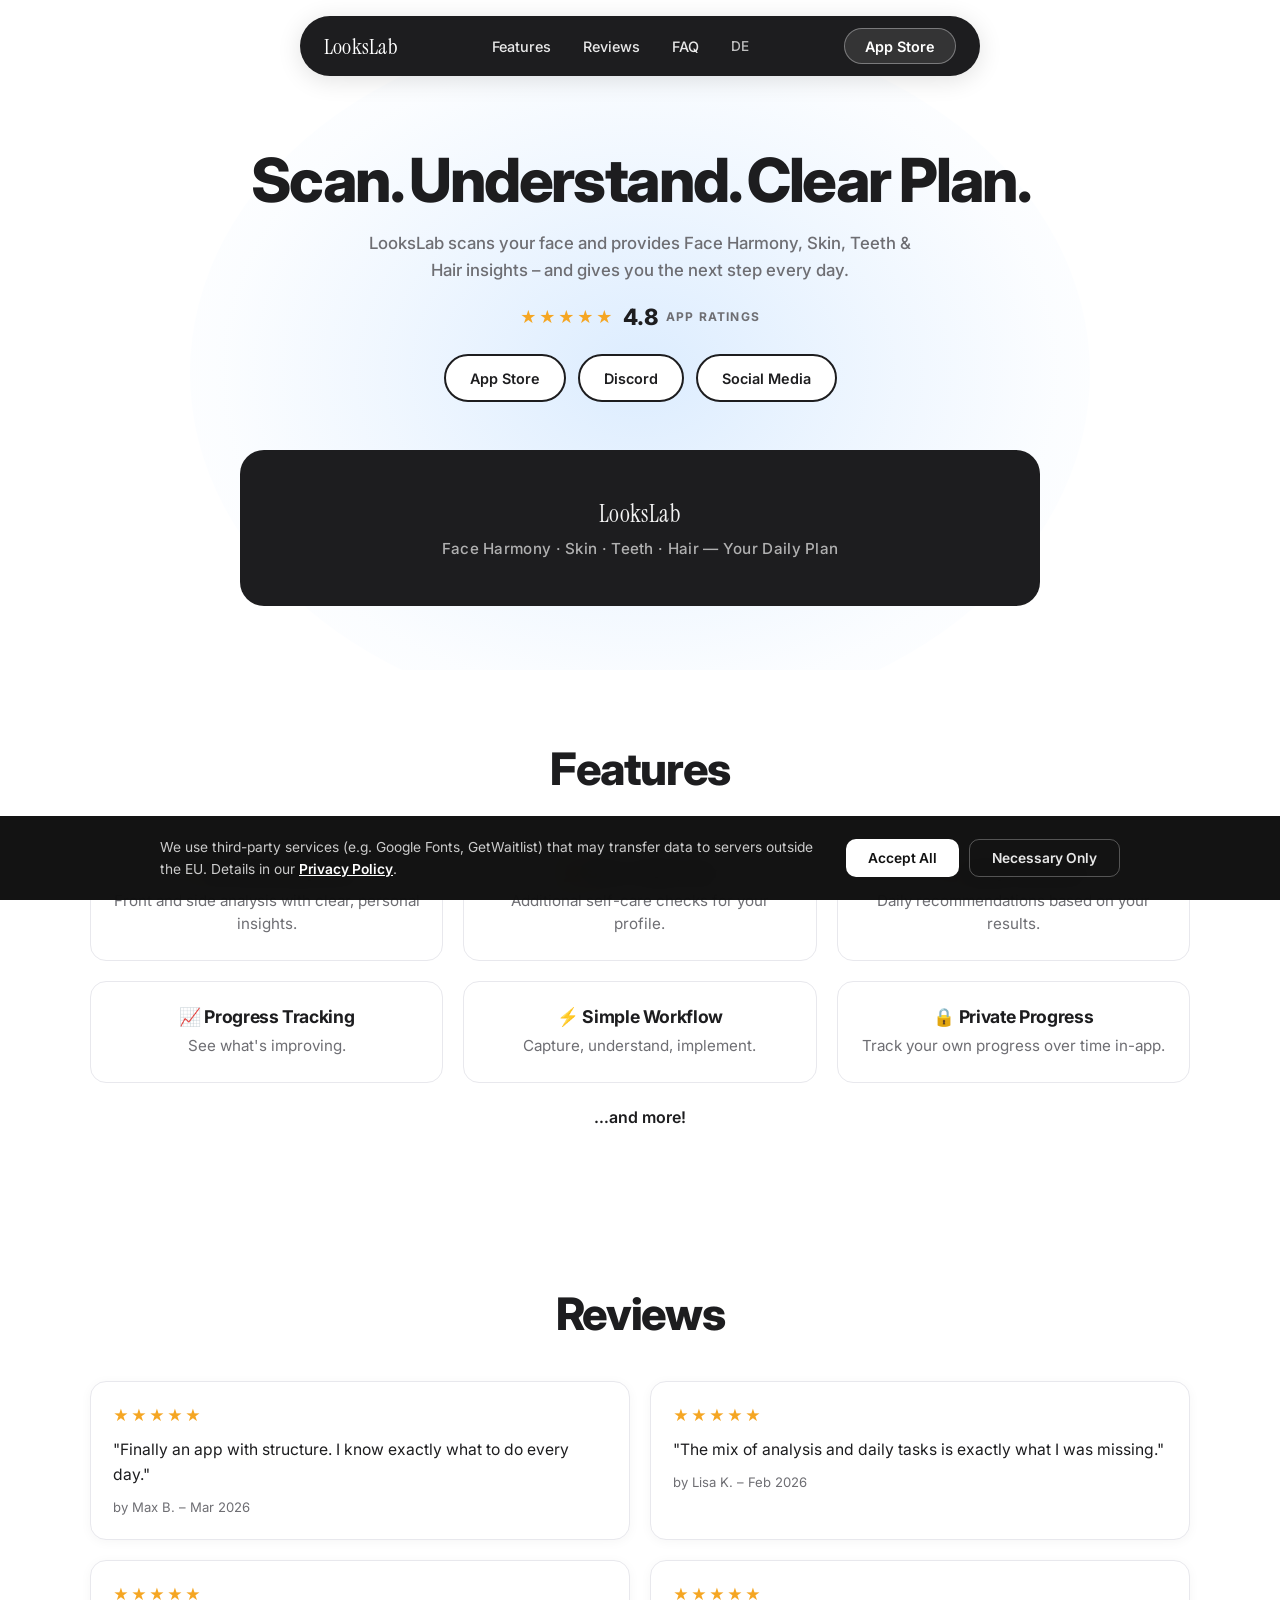
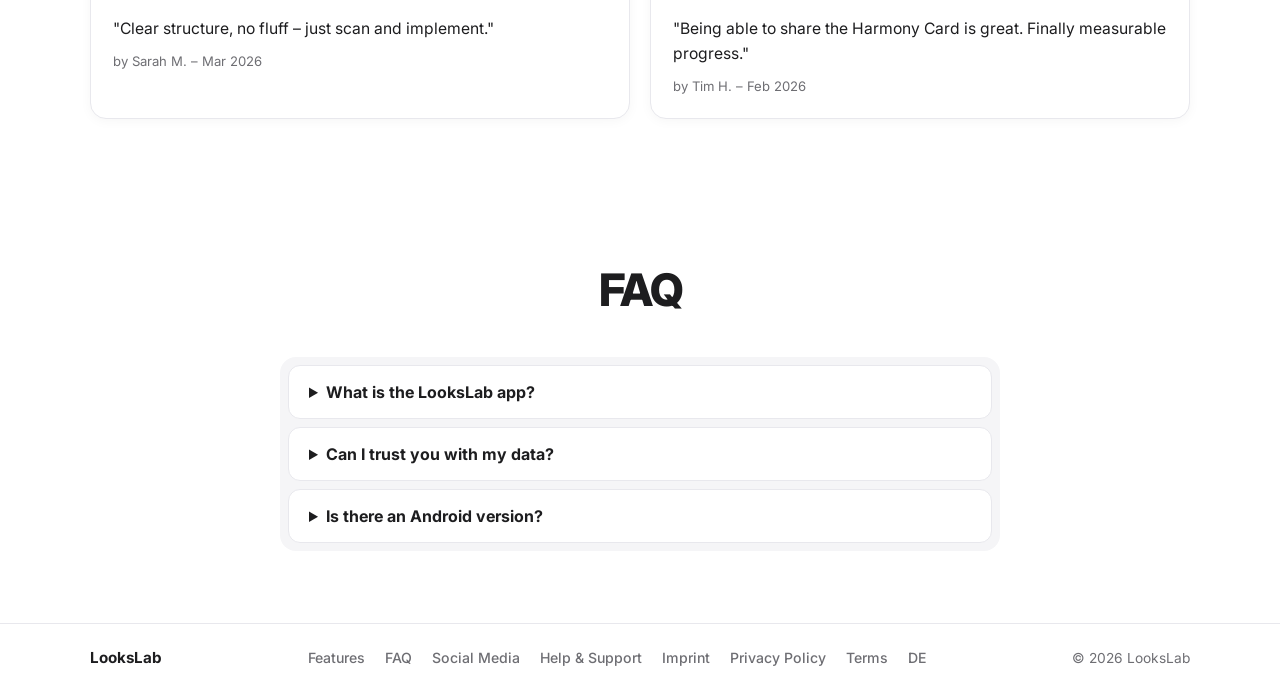
<file: index-en.html>
<!doctype html>
<html lang="en">
  <head>
    <meta charset="UTF-8" />
    <meta name="viewport" content="width=device-width, initial-scale=1.0" />
    <link rel="icon" type="image/png" href="./favicon.png" sizes="32x32" />
    <link rel="apple-touch-icon" href="./favicon.png" />
    <title>LooksLab – Face Analysis & Daily Self-Care</title>
    <meta
      name="description"
      content="LooksLab analyzes face balance, skin, teeth, and hair to provide daily self-care and improvement guidance."
    />
    <link rel="preconnect" href="https://fonts.googleapis.com" />
    <link rel="preconnect" href="https://fonts.gstatic.com" crossorigin />
    <link
      href="https://fonts.googleapis.com/css2?family=Instrument+Serif:ital@0;1&family=Inter:wght@400;500;600;700;800&display=swap"
      rel="stylesheet"
    />
    <link rel="stylesheet" href="./styles.css" />
    <link rel="stylesheet" href="./consent.css" />
  </head>
  <body>
    <header class="topbar">
      <div class="container nav">
        <a class="brand" href="#">LooksLab</a>
        <nav class="links">
          <a href="#features">Features</a>
          <a href="#reviews">Reviews</a>
          <a href="#faq">FAQ</a>
          <a href="index.html" class="lang-switch">DE</a>
        </nav>
        <a class="btn btn-outline" href="appstore">App Store</a>
      </div>
    </header>

    <main>
      <section class="hero">
        <div class="container hero-inner">
          <h1>Scan. Understand. Clear Plan.</h1>
          <p class="lead">
            LooksLab scans your face and provides Face Harmony, Skin, Teeth & Hair insights –
            and gives you the next step every day.
          </p>
          <div class="hero-rating">
            <span class="stars">★★★★★</span>
            <strong>4.8</strong>
            <span class="rating-label">APP RATINGS</span>
          </div>
          <div class="hero-buttons">
            <a class="btn btn-primary btn-hero" href="appstore">App Store</a>
            <a class="btn btn-outline btn-hero" href="https://discord.gg/N4W8rrWUtU" target="_blank" rel="noopener noreferrer">Discord</a>
            <a class="btn btn-outline btn-hero" href="social-en.html">Social Media</a>
          </div>
          <div class="hero-mockup">
            <div class="mockup-placeholder">
              <span class="mockup-brand">LooksLab</span>
              <p class="mockup-features">Face Harmony · Skin · Teeth · Hair — Your Daily Plan</p>
            </div>
          </div>
        </div>
      </section>

      <section id="features" class="section">
        <div class="container">
          <h2 class="section-head">Features</h2>
          <div class="feature-grid">
            <article class="feature-card">
              <h3>✨ Face Harmony Scan</h3>
              <p>Front and side analysis with clear, personal insights.</p>
            </article>
            <article class="feature-card">
              <h3>💆 Skin, Teeth, Hair</h3>
              <p>Additional self-care checks for your profile.</p>
            </article>
            <article class="feature-card">
              <h3>📋 Daily Task Plan</h3>
              <p>Daily recommendations based on your results.</p>
            </article>
            <article class="feature-card">
              <h3>📈 Progress Tracking</h3>
              <p>See what's improving.</p>
            </article>
            <article class="feature-card">
              <h3>⚡ Simple Workflow</h3>
              <p>Capture, understand, implement.</p>
            </article>
            <article class="feature-card">
              <h3>🔒 Private Progress</h3>
              <p>Track your own progress over time in-app.</p>
            </article>
          </div>
          <p class="and-more">…and more!</p>
        </div>
      </section>

      <section id="reviews" class="section">
        <div class="container">
          <h2 class="section-head">Reviews</h2>
          <div class="review-grid">
            <article class="review-card">
              <span class="stars">★★★★★</span>
              <p class="review-text">"Finally an app with structure. I know exactly what to do every day."</p>
              <p class="review-meta">by Max B. – Mar 2026</p>
            </article>
            <article class="review-card">
              <span class="stars">★★★★★</span>
              <p class="review-text">"The mix of analysis and daily tasks is exactly what I was missing."</p>
              <p class="review-meta">by Lisa K. – Feb 2026</p>
            </article>
            <article class="review-card">
              <span class="stars">★★★★★</span>
              <p class="review-text">"Clear structure, no fluff – just scan and implement."</p>
              <p class="review-meta">by Sarah M. – Mar 2026</p>
            </article>
            <article class="review-card">
              <span class="stars">★★★★★</span>
              <p class="review-text">"Being able to share the Harmony Card is great. Finally measurable progress."</p>
              <p class="review-meta">by Tim H. – Feb 2026</p>
            </article>
          </div>
        </div>
      </section>

      <section id="faq" class="section">
        <div class="container faq-wrap">
          <h2 class="section-head">FAQ</h2>
          <div class="faq-list">
            <details>
              <summary>What is the LooksLab app?</summary>
              <p>LooksLab analyzes your face (Face Harmony, Skin, Teeth, Hair) and creates a clear Daily Plan for visible progress.</p>
            </details>
            <details>
              <summary>Can I trust you with my data?</summary>
              <p>Face scan detection runs on your device. Images stay locally on your iPhone — only the numerical results are stored securely and encrypted in the cloud. More in our <a href="privacy.html">Privacy Policy</a>.</p>
            </details>
            <details>
              <summary>Is there an Android version?</summary>
              <p>We're currently focused on iPhone. Android is planned for the future.</p>
            </details>
          </div>
        </div>
      </section>

    </main>

    <footer class="footer">
      <div class="container footer-inner">
        <span class="footer-brand">LooksLab</span>
        <nav class="footer-links">
          <a href="#features">Features</a>
          <a href="#faq">FAQ</a>
          <a href="social-en.html">Social Media</a>
          <a href="support-en.html">Help & Support</a>
          <a href="impressum.html">Imprint</a>
          <a href="privacy.html">Privacy Policy</a>
          <a href="terms.html">Terms</a>
          <a href="index.html">DE</a>
        </nav>
        <span id="year"></span>
      </div>
    </footer>

    <script src="./script.js"></script>
    <script src="./consent.js"></script>
  </body>
</html>
</file>
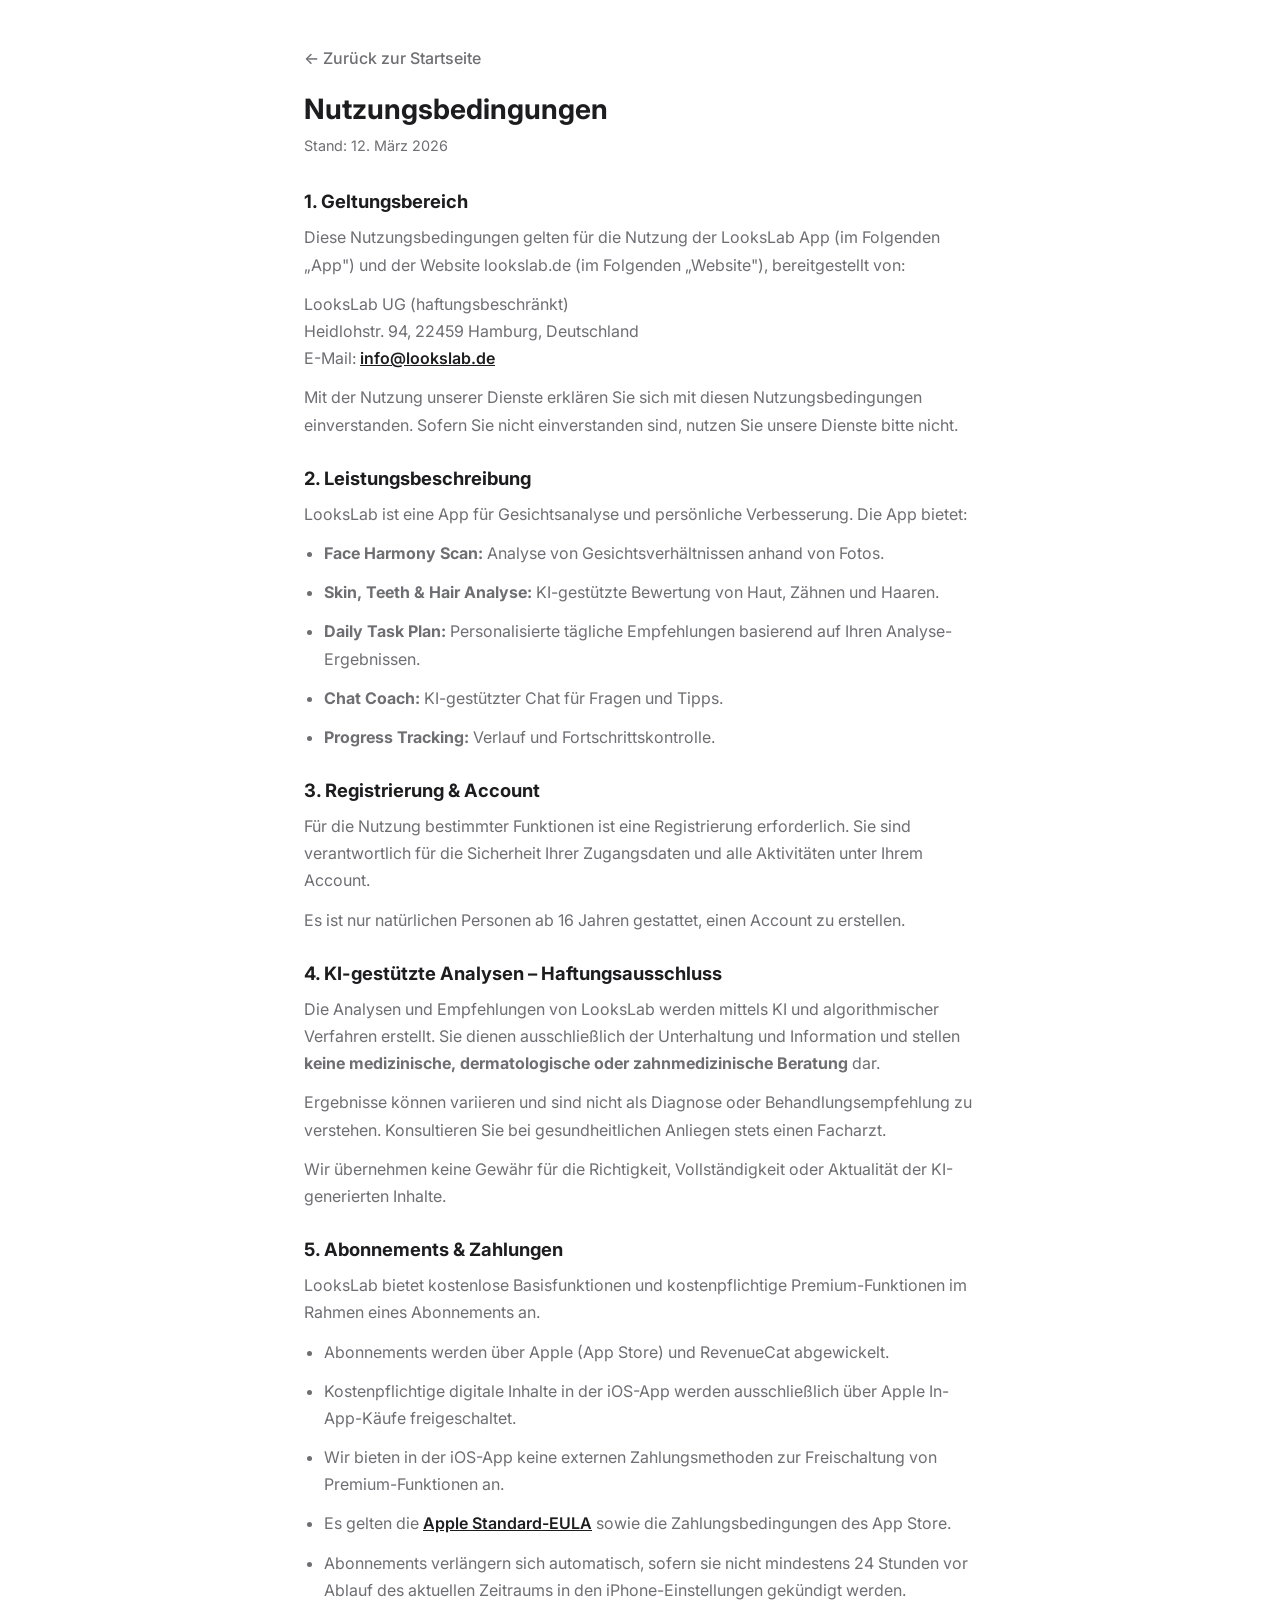
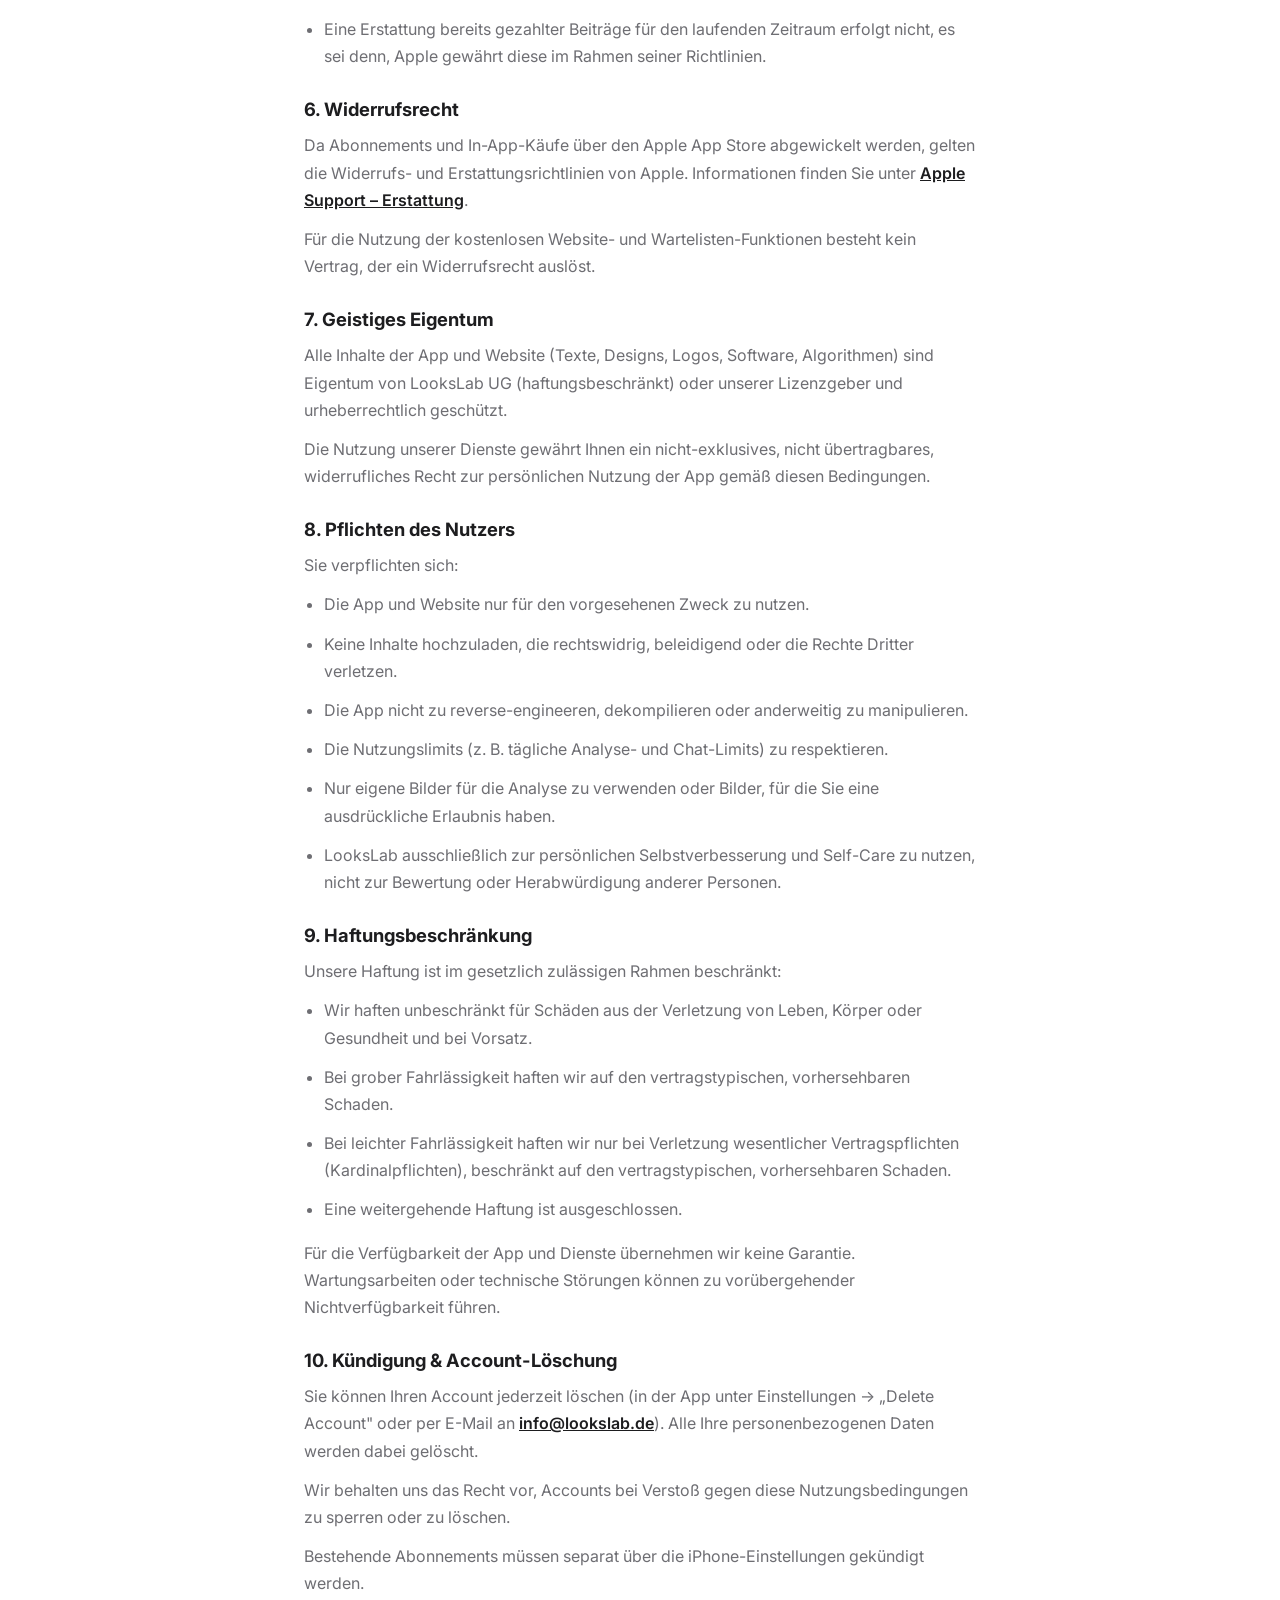
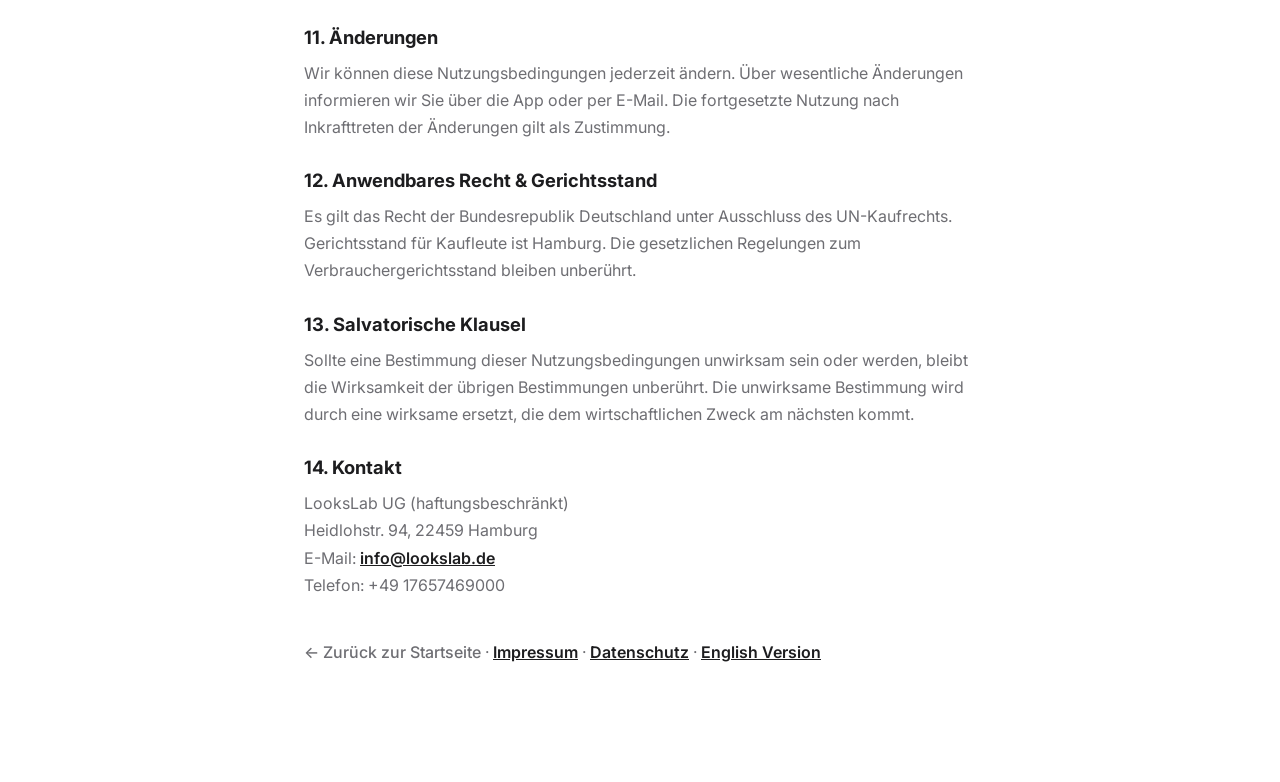
<file: nutzungsbedingungen.html>
<!doctype html>
<html lang="de">
  <head>
    <meta charset="UTF-8" />
    <meta name="viewport" content="width=device-width, initial-scale=1.0" />
    <link rel="icon" type="image/png" href="./favicon.png" sizes="32x32" />
    <link rel="apple-touch-icon" href="./favicon.png" />
    <title>Nutzungsbedingungen – LooksLab</title>
    <meta name="description" content="Nutzungsbedingungen für die LooksLab App und Website." />
    <link rel="preconnect" href="https://fonts.googleapis.com" />
    <link rel="preconnect" href="https://fonts.gstatic.com" crossorigin />
    <link href="https://fonts.googleapis.com/css2?family=Instrument+Serif:ital@0;1&family=Inter:wght@400;500;600;700&display=swap" rel="stylesheet" />
    <link rel="stylesheet" href="./styles.css" />
    <style>
      .legal-page { max-width: 720px; margin: 0 auto; padding: 48px 24px 80px; }
      @media (max-width: 600px) { .legal-page { padding: 32px 16px 60px; } }
      .legal-page h1 { font-size: 1.75rem; margin: 0 0 8px; }
      .legal-page .updated { color: var(--muted); font-size: 0.9rem; margin-bottom: 32px; }
      .legal-page h2 { font-size: 1.15rem; margin: 28px 0 12px; }
      .legal-page p, .legal-page li { color: var(--muted); line-height: 1.7; margin: 0 0 12px; }
      .legal-page ul { padding-left: 20px; margin: 0 0 16px; }
      .legal-page a { color: var(--dark); font-weight: 600; }
      .legal-page .back { display: inline-block; margin-bottom: 24px; text-decoration: none; color: var(--muted); font-weight: 500; }
      .legal-page .back:hover { color: var(--text); }
    </style>
  </head>
  <body>
    <div class="legal-page">
      <a href="./index.html" class="back">← Zurück zur Startseite</a>

      <h1>Nutzungsbedingungen</h1>
      <p class="updated">Stand: 12. März 2026</p>

      <h2>1. Geltungsbereich</h2>
      <p>Diese Nutzungsbedingungen gelten für die Nutzung der LooksLab App (im Folgenden „App") und der Website lookslab.de (im Folgenden „Website"), bereitgestellt von:</p>
      <p>
        LooksLab UG (haftungsbeschränkt)<br />
        Heidlohstr. 94, 22459 Hamburg, Deutschland<br />
        E-Mail: <a href="mailto:info@lookslab.de">info@lookslab.de</a>
      </p>
      <p>Mit der Nutzung unserer Dienste erklären Sie sich mit diesen Nutzungsbedingungen einverstanden. Sofern Sie nicht einverstanden sind, nutzen Sie unsere Dienste bitte nicht.</p>

      <h2>2. Leistungsbeschreibung</h2>
      <p>LooksLab ist eine App für Gesichtsanalyse und persönliche Verbesserung. Die App bietet:</p>
      <ul>
        <li><strong>Face Harmony Scan:</strong> Analyse von Gesichtsverhältnissen anhand von Fotos.</li>
        <li><strong>Skin, Teeth &amp; Hair Analyse:</strong> KI-gestützte Bewertung von Haut, Zähnen und Haaren.</li>
        <li><strong>Daily Task Plan:</strong> Personalisierte tägliche Empfehlungen basierend auf Ihren Analyse-Ergebnissen.</li>
        <li><strong>Chat Coach:</strong> KI-gestützter Chat für Fragen und Tipps.</li>
        <li><strong>Progress Tracking:</strong> Verlauf und Fortschrittskontrolle.</li>
      </ul>

      <h2>3. Registrierung &amp; Account</h2>
      <p>Für die Nutzung bestimmter Funktionen ist eine Registrierung erforderlich. Sie sind verantwortlich für die Sicherheit Ihrer Zugangsdaten und alle Aktivitäten unter Ihrem Account.</p>
      <p>Es ist nur natürlichen Personen ab 16 Jahren gestattet, einen Account zu erstellen.</p>

      <h2>4. KI-gestützte Analysen – Haftungsausschluss</h2>
      <p>Die Analysen und Empfehlungen von LooksLab werden mittels KI und algorithmischer Verfahren erstellt. Sie dienen ausschließlich der Unterhaltung und Information und stellen <strong>keine medizinische, dermatologische oder zahnmedizinische Beratung</strong> dar.</p>
      <p>Ergebnisse können variieren und sind nicht als Diagnose oder Behandlungsempfehlung zu verstehen. Konsultieren Sie bei gesundheitlichen Anliegen stets einen Facharzt.</p>
      <p>Wir übernehmen keine Gewähr für die Richtigkeit, Vollständigkeit oder Aktualität der KI-generierten Inhalte.</p>

      <h2>5. Abonnements &amp; Zahlungen</h2>
      <p>LooksLab bietet kostenlose Basisfunktionen und kostenpflichtige Premium-Funktionen im Rahmen eines Abonnements an.</p>
      <ul>
        <li>Abonnements werden über Apple (App Store) und RevenueCat abgewickelt.</li>
        <li>Kostenpflichtige digitale Inhalte in der iOS-App werden ausschließlich über Apple In-App-Käufe freigeschaltet.</li>
        <li>Wir bieten in der iOS-App keine externen Zahlungsmethoden zur Freischaltung von Premium-Funktionen an.</li>
        <li>Es gelten die <a href="https://www.apple.com/legal/internet-services/itunes/dev/stdeula/" target="_blank" rel="noopener noreferrer">Apple Standard-EULA</a> sowie die Zahlungsbedingungen des App Store.</li>
        <li>Abonnements verlängern sich automatisch, sofern sie nicht mindestens 24 Stunden vor Ablauf des aktuellen Zeitraums in den iPhone-Einstellungen gekündigt werden.</li>
        <li>Eine Erstattung bereits gezahlter Beiträge für den laufenden Zeitraum erfolgt nicht, es sei denn, Apple gewährt diese im Rahmen seiner Richtlinien.</li>
      </ul>

      <h2>6. Widerrufsrecht</h2>
      <p>Da Abonnements und In-App-Käufe über den Apple App Store abgewickelt werden, gelten die Widerrufs- und Erstattungsrichtlinien von Apple. Informationen finden Sie unter <a href="https://support.apple.com/de-de/HT204084" target="_blank" rel="noopener noreferrer">Apple Support – Erstattung</a>.</p>
      <p>Für die Nutzung der kostenlosen Website- und Wartelisten-Funktionen besteht kein Vertrag, der ein Widerrufsrecht auslöst.</p>

      <h2>7. Geistiges Eigentum</h2>
      <p>Alle Inhalte der App und Website (Texte, Designs, Logos, Software, Algorithmen) sind Eigentum von LooksLab UG (haftungsbeschränkt) oder unserer Lizenzgeber und urheberrechtlich geschützt.</p>
      <p>Die Nutzung unserer Dienste gewährt Ihnen ein nicht-exklusives, nicht übertragbares, widerrufliches Recht zur persönlichen Nutzung der App gemäß diesen Bedingungen.</p>

      <h2>8. Pflichten des Nutzers</h2>
      <p>Sie verpflichten sich:</p>
      <ul>
        <li>Die App und Website nur für den vorgesehenen Zweck zu nutzen.</li>
        <li>Keine Inhalte hochzuladen, die rechtswidrig, beleidigend oder die Rechte Dritter verletzen.</li>
        <li>Die App nicht zu reverse-engineeren, dekompilieren oder anderweitig zu manipulieren.</li>
        <li>Die Nutzungslimits (z. B. tägliche Analyse- und Chat-Limits) zu respektieren.</li>
        <li>Nur eigene Bilder für die Analyse zu verwenden oder Bilder, für die Sie eine ausdrückliche Erlaubnis haben.</li>
        <li>LooksLab ausschließlich zur persönlichen Selbstverbesserung und Self-Care zu nutzen, nicht zur Bewertung oder Herabwürdigung anderer Personen.</li>
      </ul>

      <h2>9. Haftungsbeschränkung</h2>
      <p>Unsere Haftung ist im gesetzlich zulässigen Rahmen beschränkt:</p>
      <ul>
        <li>Wir haften unbeschränkt für Schäden aus der Verletzung von Leben, Körper oder Gesundheit und bei Vorsatz.</li>
        <li>Bei grober Fahrlässigkeit haften wir auf den vertragstypischen, vorhersehbaren Schaden.</li>
        <li>Bei leichter Fahrlässigkeit haften wir nur bei Verletzung wesentlicher Vertragspflichten (Kardinalpflichten), beschränkt auf den vertragstypischen, vorhersehbaren Schaden.</li>
        <li>Eine weitergehende Haftung ist ausgeschlossen.</li>
      </ul>
      <p>Für die Verfügbarkeit der App und Dienste übernehmen wir keine Garantie. Wartungsarbeiten oder technische Störungen können zu vorübergehender Nichtverfügbarkeit führen.</p>

      <h2>10. Kündigung &amp; Account-Löschung</h2>
      <p>Sie können Ihren Account jederzeit löschen (in der App unter Einstellungen → „Delete Account" oder per E-Mail an <a href="mailto:info@lookslab.de">info@lookslab.de</a>). Alle Ihre personenbezogenen Daten werden dabei gelöscht.</p>
      <p>Wir behalten uns das Recht vor, Accounts bei Verstoß gegen diese Nutzungsbedingungen zu sperren oder zu löschen.</p>
      <p>Bestehende Abonnements müssen separat über die iPhone-Einstellungen gekündigt werden.</p>

      <h2>11. Änderungen</h2>
      <p>Wir können diese Nutzungsbedingungen jederzeit ändern. Über wesentliche Änderungen informieren wir Sie über die App oder per E-Mail. Die fortgesetzte Nutzung nach Inkrafttreten der Änderungen gilt als Zustimmung.</p>

      <h2>12. Anwendbares Recht &amp; Gerichtsstand</h2>
      <p>Es gilt das Recht der Bundesrepublik Deutschland unter Ausschluss des UN-Kaufrechts. Gerichtsstand für Kaufleute ist Hamburg. Die gesetzlichen Regelungen zum Verbrauchergerichtsstand bleiben unberührt.</p>

      <h2>13. Salvatorische Klausel</h2>
      <p>Sollte eine Bestimmung dieser Nutzungsbedingungen unwirksam sein oder werden, bleibt die Wirksamkeit der übrigen Bestimmungen unberührt. Die unwirksame Bestimmung wird durch eine wirksame ersetzt, die dem wirtschaftlichen Zweck am nächsten kommt.</p>

      <h2>14. Kontakt</h2>
      <p>
        LooksLab UG (haftungsbeschränkt)<br />
        Heidlohstr. 94, 22459 Hamburg<br />
        E-Mail: <a href="mailto:info@lookslab.de">info@lookslab.de</a><br />
        Telefon: +49 17657469000
      </p>

      <p style="margin-top: 40px;">
        <a href="./index.html" class="back">← Zurück zur Startseite</a> ·
        <a href="./impressum.html">Impressum</a> ·
        <a href="./datenschutz.html">Datenschutz</a> ·
        <a href="./terms.html">English Version</a>
      </p>
    </div>
    <script src="./script.js"></script>
  </body>
</html>
</file>
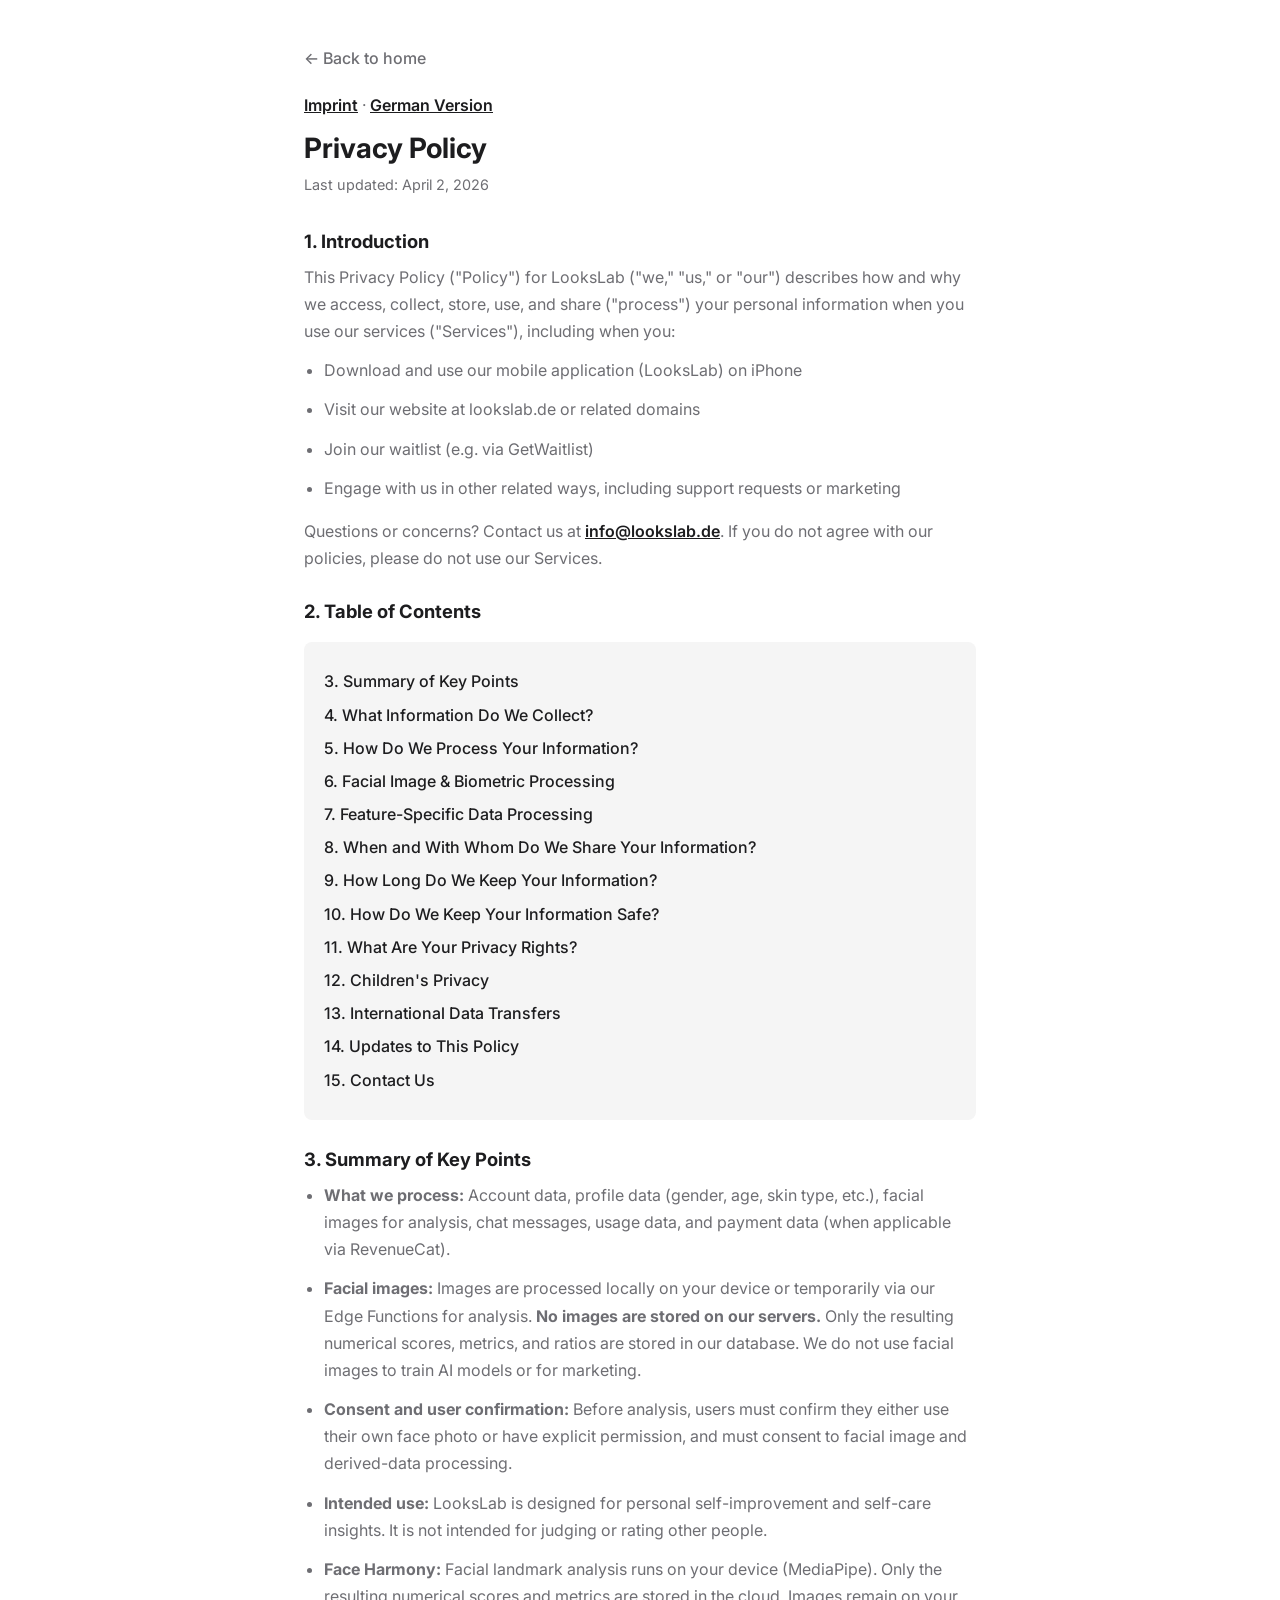
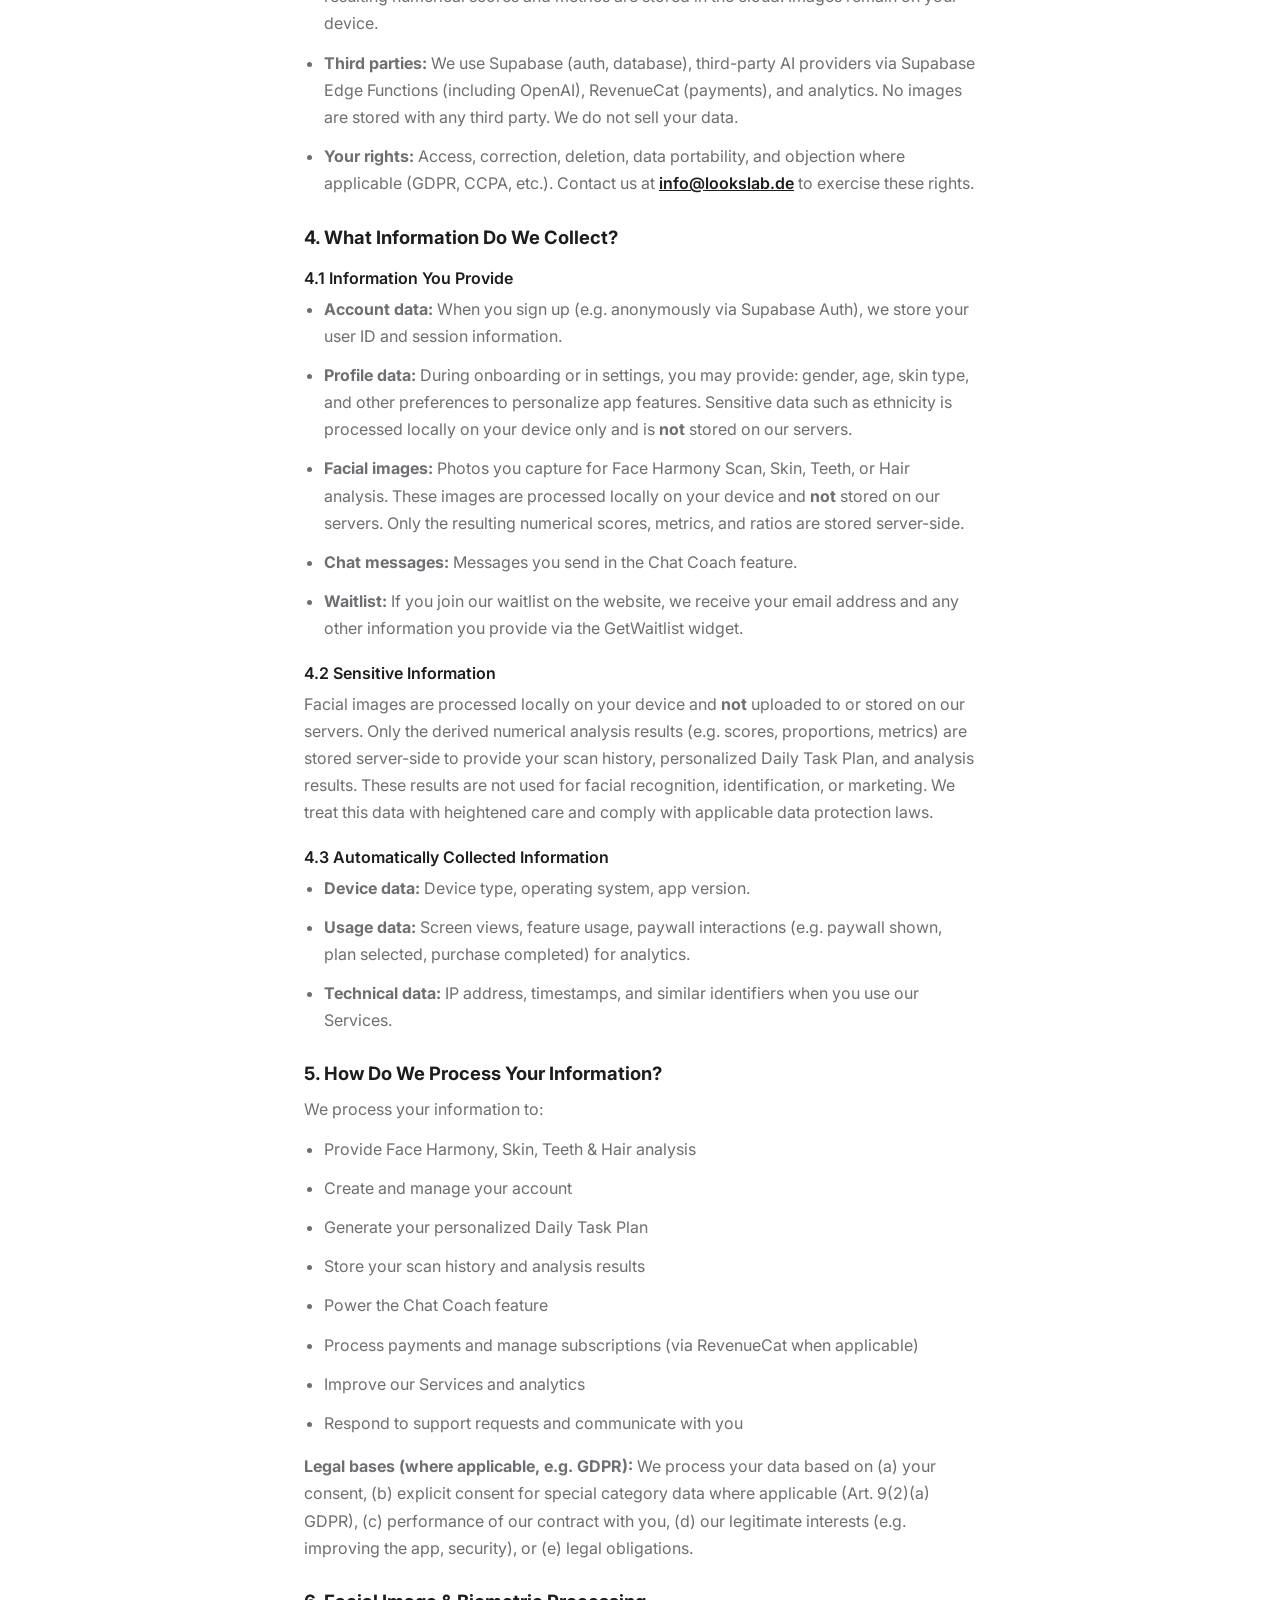
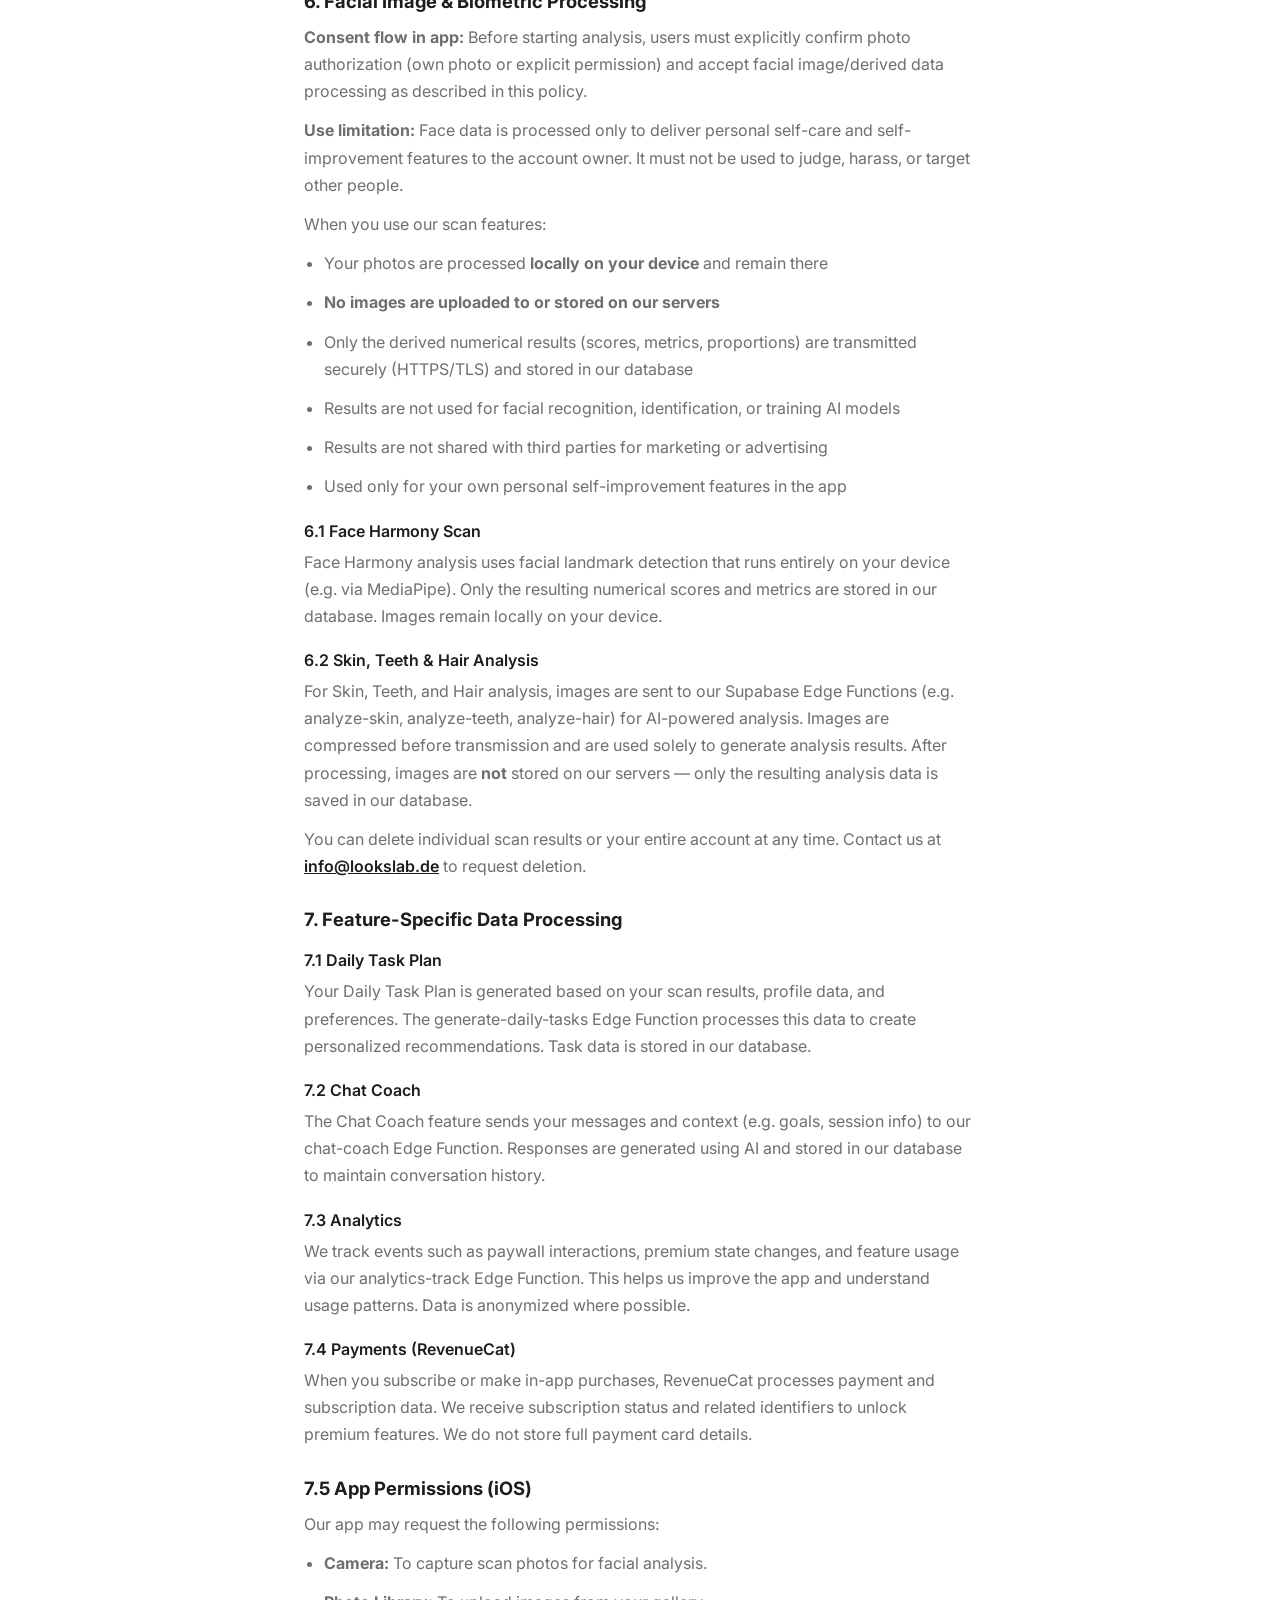
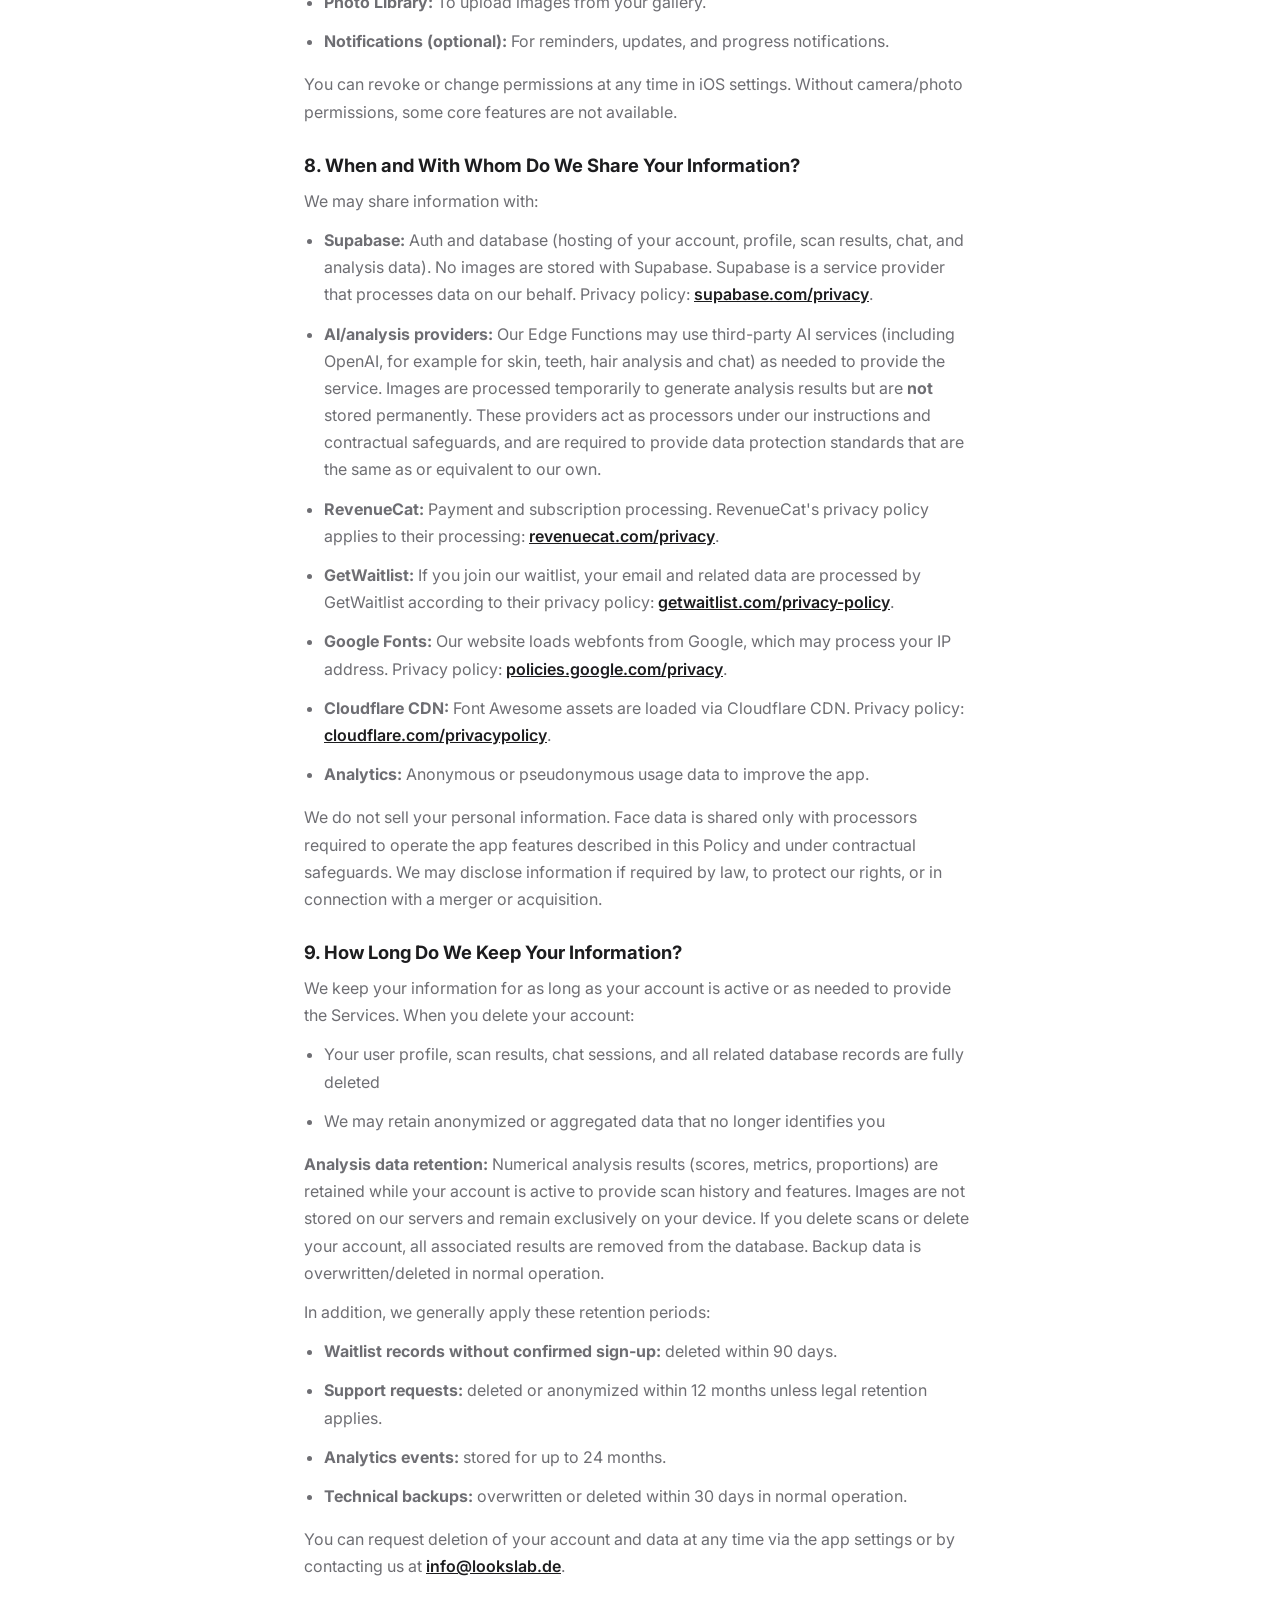
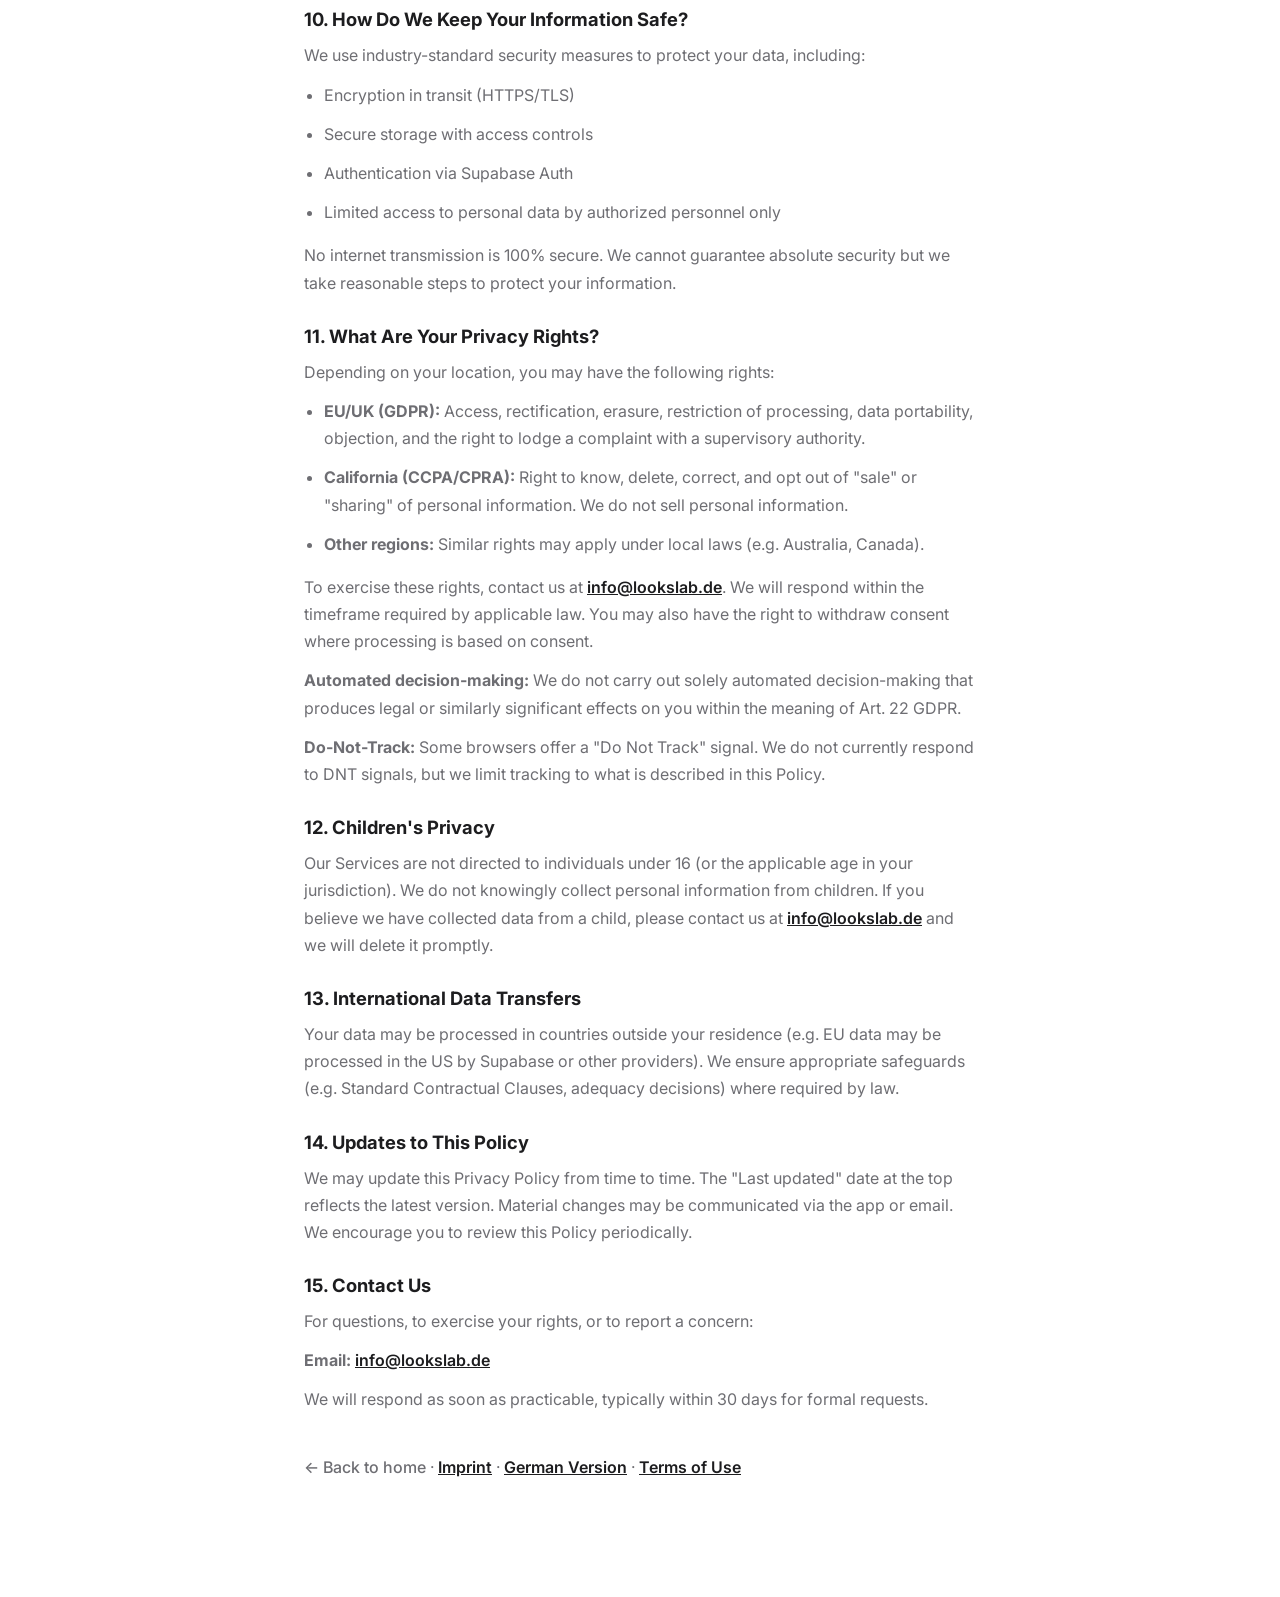
<file: privacy.html>
<!doctype html>
<html lang="en">
  <head>
    <meta charset="UTF-8" />
    <meta name="viewport" content="width=device-width, initial-scale=1.0" />
    <link rel="icon" type="image/png" href="./favicon.png" sizes="32x32" />
    <link rel="apple-touch-icon" href="./favicon.png" />
    <title>Privacy Policy – LooksLab</title>
    <link rel="preconnect" href="https://fonts.googleapis.com" />
    <link rel="preconnect" href="https://fonts.gstatic.com" crossorigin />
    <link href="https://fonts.googleapis.com/css2?family=Instrument+Serif:ital@0;1&family=Inter:wght@400;500;600;700&display=swap" rel="stylesheet" />
    <link rel="stylesheet" href="./styles.css" />
    <style>
      .privacy-page { max-width: 720px; margin: 0 auto; padding: 48px 24px 80px; }
      @media (max-width: 600px) { .privacy-page { padding: 32px 16px 60px; } }
      .privacy-page h1 { font-size: 1.75rem; margin: 0 0 8px; }
      .privacy-page .updated { color: var(--muted); font-size: 0.9rem; margin-bottom: 32px; }
      .privacy-page h2 { font-size: 1.15rem; margin: 28px 0 12px; }
      .privacy-page h3 { font-size: 1rem; margin: 20px 0 8px; font-weight: 600; }
      .privacy-page p, .privacy-page li { color: var(--muted); line-height: 1.7; margin: 0 0 12px; }
      .privacy-page ul { padding-left: 20px; margin: 0 0 16px; }
      .privacy-page .toc { background: var(--bg-alt, #f5f5f5); padding: 20px; border-radius: 8px; margin: 20px 0; }
      .privacy-page .toc ul { list-style: none; padding-left: 0; margin: 0; }
      .privacy-page .toc li { margin: 6px 0; }
      .privacy-page .toc a { color: var(--dark); font-weight: 500; text-decoration: none; }
      .privacy-page .toc a:hover { text-decoration: underline; }
      .privacy-page a { color: var(--dark); font-weight: 600; }
      .privacy-page .back { display: inline-block; margin-bottom: 24px; text-decoration: none; color: var(--muted); font-weight: 500; }
      .privacy-page .back:hover { color: var(--text); }
      .privacy-page .highlight-box { background: rgba(0,0,0,0.03); padding: 16px; border-radius: 8px; margin: 16px 0; }
    </style>
  </head>
  <body>
    <div class="privacy-page">
      <a href="./index-en.html" class="back">← Back to home</a>
      <p><a href="./impressum.html">Imprint</a> · <a href="./datenschutz.html">German Version</a></p>

      <h1>Privacy Policy</h1>
      <p class="updated">Last updated: April 2, 2026</p>

      <h2>1. Introduction</h2>
      <p>This Privacy Policy ("Policy") for LooksLab ("we," "us," or "our") describes how and why we access, collect, store, use, and share ("process") your personal information when you use our services ("Services"), including when you:</p>
      <ul>
        <li>Download and use our mobile application (LooksLab) on iPhone</li>
        <li>Visit our website at lookslab.de or related domains</li>
        <li>Join our waitlist (e.g. via GetWaitlist)</li>
        <li>Engage with us in other related ways, including support requests or marketing</li>
      </ul>
      <p>Questions or concerns? Contact us at <a href="mailto:info@lookslab.de">info@lookslab.de</a>. If you do not agree with our policies, please do not use our Services.</p>

      <h2>2. Table of Contents</h2>
      <nav class="toc">
        <ul>
          <li><a href="#summary">3. Summary of Key Points</a></li>
          <li><a href="#collect">4. What Information Do We Collect?</a></li>
          <li><a href="#process">5. How Do We Process Your Information?</a></li>
          <li><a href="#facial">6. Facial Image & Biometric Processing</a></li>
          <li><a href="#features">7. Feature-Specific Data Processing</a></li>
          <li><a href="#share">8. When and With Whom Do We Share Your Information?</a></li>
          <li><a href="#retention">9. How Long Do We Keep Your Information?</a></li>
          <li><a href="#security">10. How Do We Keep Your Information Safe?</a></li>
          <li><a href="#rights">11. What Are Your Privacy Rights?</a></li>
          <li><a href="#children">12. Children's Privacy</a></li>
          <li><a href="#transfers">13. International Data Transfers</a></li>
          <li><a href="#updates">14. Updates to This Policy</a></li>
          <li><a href="#contact">15. Contact Us</a></li>
        </ul>
      </nav>

      <h2 id="summary">3. Summary of Key Points</h2>
      <ul>
        <li><strong>What we process:</strong> Account data, profile data (gender, age, skin type, etc.), facial images for analysis, chat messages, usage data, and payment data (when applicable via RevenueCat).</li>
        <li><strong>Facial images:</strong> Images are processed locally on your device or temporarily via our Edge Functions for analysis. <strong>No images are stored on our servers.</strong> Only the resulting numerical scores, metrics, and ratios are stored in our database. We do not use facial images to train AI models or for marketing.</li>
        <li><strong>Consent and user confirmation:</strong> Before analysis, users must confirm they either use their own face photo or have explicit permission, and must consent to facial image and derived-data processing.</li>
        <li><strong>Intended use:</strong> LooksLab is designed for personal self-improvement and self-care insights. It is not intended for judging or rating other people.</li>
        <li><strong>Face Harmony:</strong> Facial landmark analysis runs on your device (MediaPipe). Only the resulting numerical scores and metrics are stored in the cloud. Images remain on your device.</li>
        <li><strong>Third parties:</strong> We use Supabase (auth, database), third-party AI providers via Supabase Edge Functions (including OpenAI), RevenueCat (payments), and analytics. No images are stored with any third party. We do not sell your data.</li>
        <li><strong>Your rights:</strong> Access, correction, deletion, data portability, and objection where applicable (GDPR, CCPA, etc.). Contact us at <a href="mailto:info@lookslab.de">info@lookslab.de</a> to exercise these rights.</li>
      </ul>

      <h2 id="collect">4. What Information Do We Collect?</h2>

      <h3>4.1 Information You Provide</h3>
      <ul>
        <li><strong>Account data:</strong> When you sign up (e.g. anonymously via Supabase Auth), we store your user ID and session information.</li>
        <li><strong>Profile data:</strong> During onboarding or in settings, you may provide: gender, age, skin type, and other preferences to personalize app features. Sensitive data such as ethnicity is processed locally on your device only and is <strong>not</strong> stored on our servers.</li>
        <li><strong>Facial images:</strong> Photos you capture for Face Harmony Scan, Skin, Teeth, or Hair analysis. These images are processed locally on your device and <strong>not</strong> stored on our servers. Only the resulting numerical scores, metrics, and ratios are stored server-side.</li>
        <li><strong>Chat messages:</strong> Messages you send in the Chat Coach feature.</li>
        <li><strong>Waitlist:</strong> If you join our waitlist on the website, we receive your email address and any other information you provide via the GetWaitlist widget.</li>
      </ul>

      <h3>4.2 Sensitive Information</h3>
      <p>Facial images are processed locally on your device and <strong>not</strong> uploaded to or stored on our servers. Only the derived numerical analysis results (e.g. scores, proportions, metrics) are stored server-side to provide your scan history, personalized Daily Task Plan, and analysis results. These results are not used for facial recognition, identification, or marketing. We treat this data with heightened care and comply with applicable data protection laws.</p>

      <h3>4.3 Automatically Collected Information</h3>
      <ul>
        <li><strong>Device data:</strong> Device type, operating system, app version.</li>
        <li><strong>Usage data:</strong> Screen views, feature usage, paywall interactions (e.g. paywall shown, plan selected, purchase completed) for analytics.</li>
        <li><strong>Technical data:</strong> IP address, timestamps, and similar identifiers when you use our Services.</li>
      </ul>

      <h2 id="process">5. How Do We Process Your Information?</h2>
      <p>We process your information to:</p>
      <ul>
        <li>Provide Face Harmony, Skin, Teeth & Hair analysis</li>
        <li>Create and manage your account</li>
        <li>Generate your personalized Daily Task Plan</li>
        <li>Store your scan history and analysis results</li>
        <li>Power the Chat Coach feature</li>
        <li>Process payments and manage subscriptions (via RevenueCat when applicable)</li>
        <li>Improve our Services and analytics</li>
        <li>Respond to support requests and communicate with you</li>
      </ul>
      <p><strong>Legal bases (where applicable, e.g. GDPR):</strong> We process your data based on (a) your consent, (b) explicit consent for special category data where applicable (Art. 9(2)(a) GDPR), (c) performance of our contract with you, (d) our legitimate interests (e.g. improving the app, security), or (e) legal obligations.</p>

      <h2 id="facial">6. Facial Image & Biometric Processing</h2>
      <p><strong>Consent flow in app:</strong> Before starting analysis, users must explicitly confirm photo authorization (own photo or explicit permission) and accept facial image/derived data processing as described in this policy.</p>
      <p><strong>Use limitation:</strong> Face data is processed only to deliver personal self-care and self-improvement features to the account owner. It must not be used to judge, harass, or target other people.</p>
      <p>When you use our scan features:</p>
      <ul>
        <li>Your photos are processed <strong>locally on your device</strong> and remain there</li>
        <li><strong>No images are uploaded to or stored on our servers</strong></li>
        <li>Only the derived numerical results (scores, metrics, proportions) are transmitted securely (HTTPS/TLS) and stored in our database</li>
        <li>Results are not used for facial recognition, identification, or training AI models</li>
        <li>Results are not shared with third parties for marketing or advertising</li>
        <li>Used only for your own personal self-improvement features in the app</li>
      </ul>
      <h3>6.1 Face Harmony Scan</h3>
      <p>Face Harmony analysis uses facial landmark detection that runs entirely on your device (e.g. via MediaPipe). Only the resulting numerical scores and metrics are stored in our database. Images remain locally on your device.</p>
      <h3>6.2 Skin, Teeth & Hair Analysis</h3>
      <p>For Skin, Teeth, and Hair analysis, images are sent to our Supabase Edge Functions (e.g. analyze-skin, analyze-teeth, analyze-hair) for AI-powered analysis. Images are compressed before transmission and are used solely to generate analysis results. After processing, images are <strong>not</strong> stored on our servers — only the resulting analysis data is saved in our database.</p>
      <p>You can delete individual scan results or your entire account at any time. Contact us at <a href="mailto:info@lookslab.de">info@lookslab.de</a> to request deletion.</p>

      <h2 id="features">7. Feature-Specific Data Processing</h2>
      <h3>7.1 Daily Task Plan</h3>
      <p>Your Daily Task Plan is generated based on your scan results, profile data, and preferences. The generate-daily-tasks Edge Function processes this data to create personalized recommendations. Task data is stored in our database.</p>
      <h3>7.2 Chat Coach</h3>
      <p>The Chat Coach feature sends your messages and context (e.g. goals, session info) to our chat-coach Edge Function. Responses are generated using AI and stored in our database to maintain conversation history.</p>
      <h3>7.3 Analytics</h3>
      <p>We track events such as paywall interactions, premium state changes, and feature usage via our analytics-track Edge Function. This helps us improve the app and understand usage patterns. Data is anonymized where possible.</p>
      <h3>7.4 Payments (RevenueCat)</h3>
      <p>When you subscribe or make in-app purchases, RevenueCat processes payment and subscription data. We receive subscription status and related identifiers to unlock premium features. We do not store full payment card details.</p>

      <h2>7.5 App Permissions (iOS)</h2>
      <p>Our app may request the following permissions:</p>
      <ul>
        <li><strong>Camera:</strong> To capture scan photos for facial analysis.</li>
        <li><strong>Photo Library:</strong> To upload images from your gallery.</li>
        <li><strong>Notifications (optional):</strong> For reminders, updates, and progress notifications.</li>
      </ul>
      <p>You can revoke or change permissions at any time in iOS settings. Without camera/photo permissions, some core features are not available.</p>

      <h2 id="share">8. When and With Whom Do We Share Your Information?</h2>
      <p>We may share information with:</p>
      <ul>
        <li><strong>Supabase:</strong> Auth and database (hosting of your account, profile, scan results, chat, and analysis data). No images are stored with Supabase. Supabase is a service provider that processes data on our behalf. Privacy policy: <a href="https://supabase.com/privacy" target="_blank" rel="noopener noreferrer">supabase.com/privacy</a>.</li>
        <li><strong>AI/analysis providers:</strong> Our Edge Functions may use third-party AI services (including OpenAI, for example for skin, teeth, hair analysis and chat) as needed to provide the service. Images are processed temporarily to generate analysis results but are <strong>not</strong> stored permanently. These providers act as processors under our instructions and contractual safeguards, and are required to provide data protection standards that are the same as or equivalent to our own.</li>
        <li><strong>RevenueCat:</strong> Payment and subscription processing. RevenueCat's privacy policy applies to their processing: <a href="https://www.revenuecat.com/privacy" target="_blank" rel="noopener noreferrer">revenuecat.com/privacy</a>.</li>
        <li><strong>GetWaitlist:</strong> If you join our waitlist, your email and related data are processed by GetWaitlist according to their privacy policy: <a href="https://www.getwaitlist.com/privacy-policy" target="_blank" rel="noopener noreferrer">getwaitlist.com/privacy-policy</a>.</li>
        <li><strong>Google Fonts:</strong> Our website loads webfonts from Google, which may process your IP address. Privacy policy: <a href="https://policies.google.com/privacy" target="_blank" rel="noopener noreferrer">policies.google.com/privacy</a>.</li>
        <li><strong>Cloudflare CDN:</strong> Font Awesome assets are loaded via Cloudflare CDN. Privacy policy: <a href="https://www.cloudflare.com/privacypolicy/" target="_blank" rel="noopener noreferrer">cloudflare.com/privacypolicy</a>.</li>
        <li><strong>Analytics:</strong> Anonymous or pseudonymous usage data to improve the app.</li>
      </ul>
      <p>We do not sell your personal information. Face data is shared only with processors required to operate the app features described in this Policy and under contractual safeguards. We may disclose information if required by law, to protect our rights, or in connection with a merger or acquisition.</p>

      <h2 id="retention">9. How Long Do We Keep Your Information?</h2>
      <p>We keep your information for as long as your account is active or as needed to provide the Services. When you delete your account:</p>
      <ul>
        <li>Your user profile, scan results, chat sessions, and all related database records are fully deleted</li>
        <li>We may retain anonymized or aggregated data that no longer identifies you</li>
      </ul>
      <p><strong>Analysis data retention:</strong> Numerical analysis results (scores, metrics, proportions) are retained while your account is active to provide scan history and features. Images are not stored on our servers and remain exclusively on your device. If you delete scans or delete your account, all associated results are removed from the database. Backup data is overwritten/deleted in normal operation.</p>
      <p>In addition, we generally apply these retention periods:</p>
      <ul>
        <li><strong>Waitlist records without confirmed sign-up:</strong> deleted within 90 days.</li>
        <li><strong>Support requests:</strong> deleted or anonymized within 12 months unless legal retention applies.</li>
        <li><strong>Analytics events:</strong> stored for up to 24 months.</li>
        <li><strong>Technical backups:</strong> overwritten or deleted within 30 days in normal operation.</li>
      </ul>
      <p>You can request deletion of your account and data at any time via the app settings or by contacting us at <a href="mailto:info@lookslab.de">info@lookslab.de</a>.</p>

      <h2 id="security">10. How Do We Keep Your Information Safe?</h2>
      <p>We use industry-standard security measures to protect your data, including:</p>
      <ul>
        <li>Encryption in transit (HTTPS/TLS)</li>
        <li>Secure storage with access controls</li>
        <li>Authentication via Supabase Auth</li>
        <li>Limited access to personal data by authorized personnel only</li>
      </ul>
      <p>No internet transmission is 100% secure. We cannot guarantee absolute security but we take reasonable steps to protect your information.</p>

      <h2 id="rights">11. What Are Your Privacy Rights?</h2>
      <p>Depending on your location, you may have the following rights:</p>
      <ul>
        <li><strong>EU/UK (GDPR):</strong> Access, rectification, erasure, restriction of processing, data portability, objection, and the right to lodge a complaint with a supervisory authority.</li>
        <li><strong>California (CCPA/CPRA):</strong> Right to know, delete, correct, and opt out of "sale" or "sharing" of personal information. We do not sell personal information.</li>
        <li><strong>Other regions:</strong> Similar rights may apply under local laws (e.g. Australia, Canada).</li>
      </ul>
      <p>To exercise these rights, contact us at <a href="mailto:info@lookslab.de">info@lookslab.de</a>. We will respond within the timeframe required by applicable law. You may also have the right to withdraw consent where processing is based on consent.</p>
      <p><strong>Automated decision-making:</strong> We do not carry out solely automated decision-making that produces legal or similarly significant effects on you within the meaning of Art. 22 GDPR.</p>
      <p><strong>Do-Not-Track:</strong> Some browsers offer a "Do Not Track" signal. We do not currently respond to DNT signals, but we limit tracking to what is described in this Policy.</p>

      <h2 id="children">12. Children's Privacy</h2>
      <p>Our Services are not directed to individuals under 16 (or the applicable age in your jurisdiction). We do not knowingly collect personal information from children. If you believe we have collected data from a child, please contact us at <a href="mailto:info@lookslab.de">info@lookslab.de</a> and we will delete it promptly.</p>

      <h2 id="transfers">13. International Data Transfers</h2>
      <p>Your data may be processed in countries outside your residence (e.g. EU data may be processed in the US by Supabase or other providers). We ensure appropriate safeguards (e.g. Standard Contractual Clauses, adequacy decisions) where required by law.</p>

      <h2 id="updates">14. Updates to This Policy</h2>
      <p>We may update this Privacy Policy from time to time. The "Last updated" date at the top reflects the latest version. Material changes may be communicated via the app or email. We encourage you to review this Policy periodically.</p>

      <h2 id="contact">15. Contact Us</h2>
      <p>For questions, to exercise your rights, or to report a concern:</p>
      <p><strong>Email:</strong> <a href="mailto:info@lookslab.de">info@lookslab.de</a></p>
      <p>We will respond as soon as practicable, typically within 30 days for formal requests.</p>

      <p style="margin-top: 40px;">
        <a href="./index-en.html" class="back">← Back to home</a> ·
        <a href="./impressum.html">Imprint</a> ·
        <a href="./datenschutz.html">German Version</a> ·
        <a href="./terms.html">Terms of Use</a>
      </p>
    </div>
    <script src="./script.js"></script>
  </body>
</html>
</file>
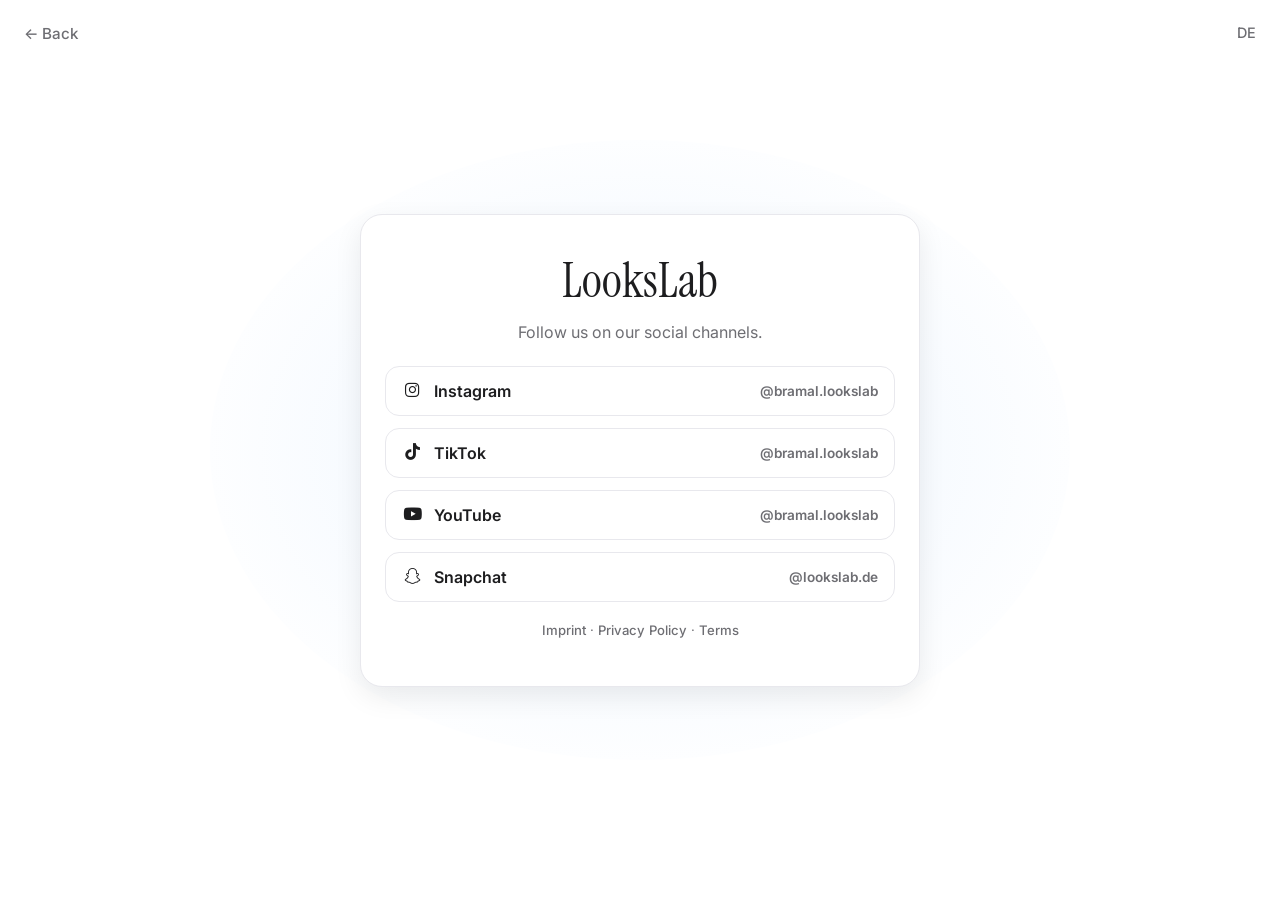
<file: social-en.html>
<!doctype html>
<html lang="en">
  <head>
    <meta charset="UTF-8" />
    <meta name="viewport" content="width=device-width, initial-scale=1.0" />
    <link rel="icon" type="image/png" href="./favicon.png" sizes="32x32" />
    <link rel="apple-touch-icon" href="./favicon.png" />
    <title>Social Media – LooksLab</title>
    <meta
      name="description"
      content="Follow LooksLab on Instagram, TikTok, YouTube, and Snapchat."
    />
    <link rel="preconnect" href="https://fonts.googleapis.com" />
    <link rel="preconnect" href="https://fonts.gstatic.com" crossorigin />
    <link
      href="https://fonts.googleapis.com/css2?family=Instrument+Serif:ital@0;1&family=Inter:wght@400;500;600;700;800&display=swap"
      rel="stylesheet"
    />
    <link
      rel="stylesheet"
      href="https://cdnjs.cloudflare.com/ajax/libs/font-awesome/6.5.2/css/all.min.css"
      integrity="sha512-SnH5WK+bZxgPHs44uWix+LLJAJ9/2PkPKZ5QiAj6Ta86w+fsb2TkR4j8R2i7VJQnN3f0Yf4YjHfM4fYV7jL0wA=="
      crossorigin="anonymous"
      referrerpolicy="no-referrer"
    />
    <link rel="stylesheet" href="./styles.css" />
    <style>
      .social-page {
        min-height: 100vh;
        display: flex;
        align-items: center;
        justify-content: center;
        padding: 56px 20px;
        position: relative;
        overflow: hidden;
      }
      .social-page::before {
        content: "";
        position: absolute;
        top: 50%;
        left: 50%;
        transform: translate(-50%, -50%);
        width: 860px;
        height: 620px;
        border-radius: 50%;
        background: radial-gradient(
          ellipse at center,
          rgba(147, 197, 253, 0.24) 0%,
          rgba(147, 197, 253, 0.08) 45%,
          rgba(147, 197, 253, 0.02) 70%,
          transparent 100%
        );
        pointer-events: none;
        z-index: 0;
      }
      .social-back {
        position: fixed;
        top: 24px;
        left: 24px;
        text-decoration: none;
        color: var(--muted);
        font-weight: 500;
        font-size: 0.95rem;
        z-index: 10;
      }
      .social-back:hover { color: var(--text); }
      .social-lang {
        position: fixed;
        top: 24px;
        right: 24px;
        text-decoration: none;
        color: var(--muted);
        font-weight: 500;
        font-size: 0.9rem;
        z-index: 10;
      }
      .social-lang:hover { color: var(--text); }
      .social-card {
        position: relative;
        z-index: 1;
        width: min(560px, 100%);
        border: 1px solid var(--line);
        border-radius: 22px;
        background: #fff;
        padding: 34px 24px 24px;
        box-shadow: 0 10px 28px rgba(0, 0, 0, 0.08);
      }
      .social-card h1 {
        margin: 0 0 10px;
        font-family: var(--font-heading);
        font-size: clamp(2.1rem, 5vw, 3rem);
        font-weight: 400;
        text-align: center;
      }
      .social-card p {
        margin: 0 0 24px;
        text-align: center;
        color: var(--muted);
      }
      .social-list {
        display: grid;
        gap: 12px;
      }
      .social-link {
        display: flex;
        align-items: center;
        gap: 12px;
        text-decoration: none;
        color: var(--text);
        border: 1px solid var(--line);
        border-radius: 14px;
        padding: 14px 16px;
        font-weight: 600;
        transition: transform 0.15s, box-shadow 0.15s, border-color 0.15s;
      }
      .social-link i {
        width: 20px;
        text-align: center;
        font-size: 1.05rem;
      }
      .social-link span:last-child {
        margin-left: auto;
        color: var(--muted);
        font-size: 0.85rem;
      }
      .social-link:hover {
        transform: translateY(-1px);
        border-color: #cfd3da;
        box-shadow: 0 6px 14px rgba(0, 0, 0, 0.07);
      }
      @media (max-width: 600px) {
        .social-back { left: 16px; top: 18px; }
        .social-lang { right: 16px; top: 18px; }
        .social-card { padding: 28px 16px 16px; }
        .social-link { padding: 13px 14px; }
      }
    </style>
  </head>
  <body>
    <div class="social-page">
      <a class="social-back" href="./index-en.html">← Back</a>
      <a class="social-lang" href="./social.html">DE</a>

      <div class="social-card">
        <h1>LooksLab</h1>
        <p>Follow us on our social channels.</p>
        <div class="social-list">
          <a class="social-link" href="https://www.instagram.com/bramal.lookslab" target="_blank" rel="noopener noreferrer">
            <i class="fa-brands fa-instagram" aria-hidden="true"></i>
            <span>Instagram</span>
            <span>@bramal.lookslab</span>
          </a>
          <a class="social-link" href="https://www.tiktok.com/@bramal.lookslab" target="_blank" rel="noopener noreferrer">
            <i class="fa-brands fa-tiktok" aria-hidden="true"></i>
            <span>TikTok</span>
            <span>@bramal.lookslab</span>
          </a>
          <a class="social-link" href="https://www.youtube.com/@bramal.lookslab" target="_blank" rel="noopener noreferrer">
            <i class="fa-brands fa-youtube" aria-hidden="true"></i>
            <span>YouTube</span>
            <span>@bramal.lookslab</span>
          </a>
          <a class="social-link" href="https://www.snapchat.com/@lookslab.de" target="_blank" rel="noopener noreferrer">
            <i class="fa-brands fa-snapchat" aria-hidden="true"></i>
            <span>Snapchat</span>
            <span>@lookslab.de</span>
          </a>
        </div>
        <p style="margin-top: 20px; text-align: center; font-size: 0.82rem; color: var(--muted);">
          <a href="./impressum.html" style="color: var(--muted); text-decoration: none; font-weight: 500;">Imprint</a> ·
          <a href="./privacy.html" style="color: var(--muted); text-decoration: none; font-weight: 500;">Privacy Policy</a> ·
          <a href="./terms.html" style="color: var(--muted); text-decoration: none; font-weight: 500;">Terms</a>
        </p>
      </div>
    </div>
  </body>
</html>
</file>
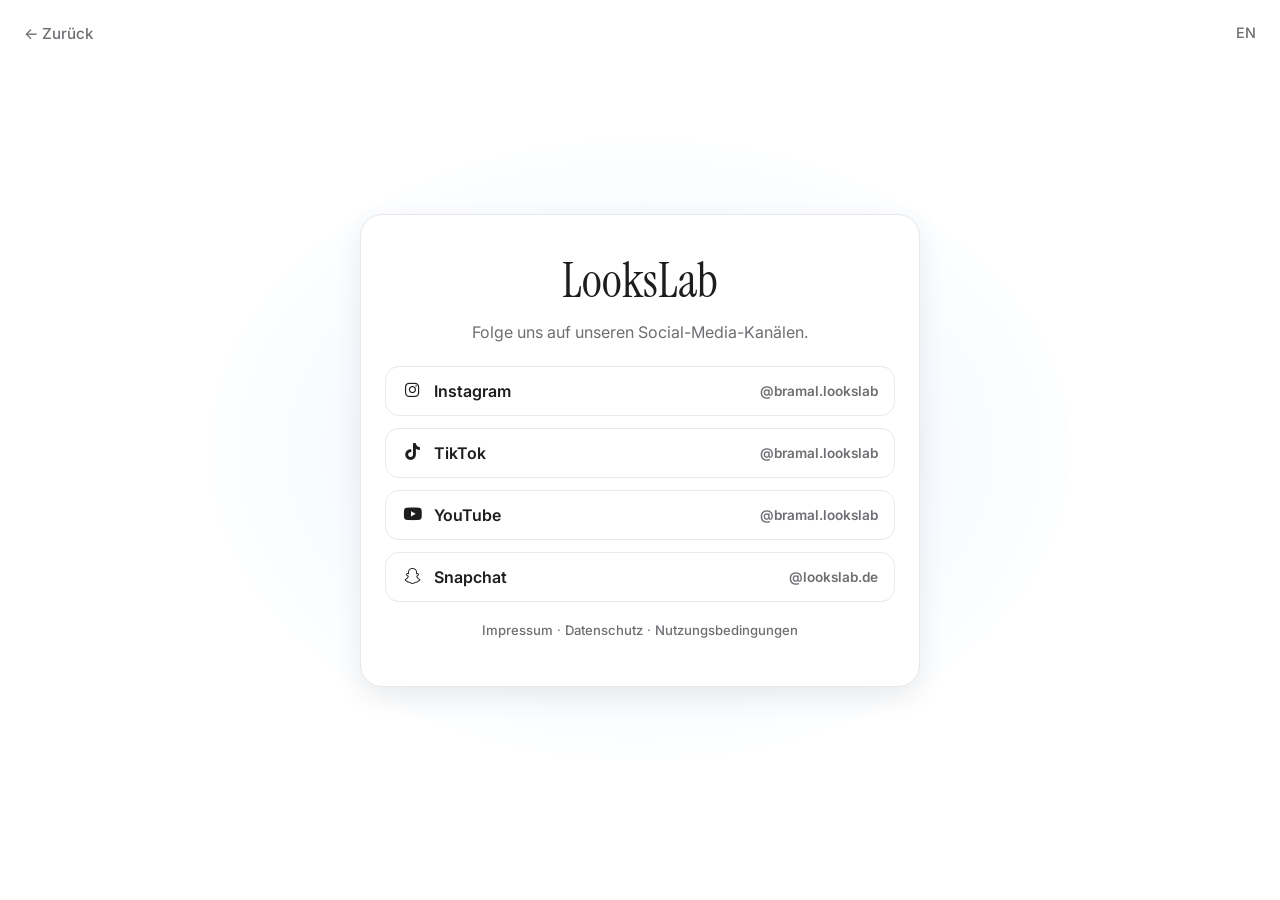
<file: social.html>
<!doctype html>
<html lang="de">
  <head>
    <meta charset="UTF-8" />
    <meta name="viewport" content="width=device-width, initial-scale=1.0" />
    <link rel="icon" type="image/png" href="./favicon.png" sizes="32x32" />
    <link rel="apple-touch-icon" href="./favicon.png" />
    <title>Social Media – LooksLab</title>
    <meta
      name="description"
      content="Folge LooksLab auf Instagram, TikTok, YouTube und Snapchat."
    />
    <link rel="preconnect" href="https://fonts.googleapis.com" />
    <link rel="preconnect" href="https://fonts.gstatic.com" crossorigin />
    <link
      href="https://fonts.googleapis.com/css2?family=Instrument+Serif:ital@0;1&family=Inter:wght@400;500;600;700;800&display=swap"
      rel="stylesheet"
    />
    <link
      rel="stylesheet"
      href="https://cdnjs.cloudflare.com/ajax/libs/font-awesome/6.5.2/css/all.min.css"
      integrity="sha512-SnH5WK+bZxgPHs44uWix+LLJAJ9/2PkPKZ5QiAj6Ta86w+fsb2TkR4j8R2i7VJQnN3f0Yf4YjHfM4fYV7jL0wA=="
      crossorigin="anonymous"
      referrerpolicy="no-referrer"
    />
    <link rel="stylesheet" href="./styles.css" />
    <style>
      .social-page {
        min-height: 100vh;
        display: flex;
        align-items: center;
        justify-content: center;
        padding: 56px 20px;
        position: relative;
        overflow: hidden;
      }
      .social-page::before {
        content: "";
        position: absolute;
        top: 50%;
        left: 50%;
        transform: translate(-50%, -50%);
        width: 860px;
        height: 620px;
        border-radius: 50%;
        background: radial-gradient(
          ellipse at center,
          rgba(147, 197, 253, 0.24) 0%,
          rgba(147, 197, 253, 0.08) 45%,
          rgba(147, 197, 253, 0.02) 70%,
          transparent 100%
        );
        pointer-events: none;
        z-index: 0;
      }
      .social-back {
        position: fixed;
        top: 24px;
        left: 24px;
        text-decoration: none;
        color: var(--muted);
        font-weight: 500;
        font-size: 0.95rem;
        z-index: 10;
      }
      .social-back:hover { color: var(--text); }
      .social-lang {
        position: fixed;
        top: 24px;
        right: 24px;
        text-decoration: none;
        color: var(--muted);
        font-weight: 500;
        font-size: 0.9rem;
        z-index: 10;
      }
      .social-lang:hover { color: var(--text); }
      .social-card {
        position: relative;
        z-index: 1;
        width: min(560px, 100%);
        border: 1px solid var(--line);
        border-radius: 22px;
        background: #fff;
        padding: 34px 24px 24px;
        box-shadow: 0 10px 28px rgba(0, 0, 0, 0.08);
      }
      .social-card h1 {
        margin: 0 0 10px;
        font-family: var(--font-heading);
        font-size: clamp(2.1rem, 5vw, 3rem);
        font-weight: 400;
        text-align: center;
      }
      .social-card p {
        margin: 0 0 24px;
        text-align: center;
        color: var(--muted);
      }
      .social-list {
        display: grid;
        gap: 12px;
      }
      .social-link {
        display: flex;
        align-items: center;
        gap: 12px;
        text-decoration: none;
        color: var(--text);
        border: 1px solid var(--line);
        border-radius: 14px;
        padding: 14px 16px;
        font-weight: 600;
        transition: transform 0.15s, box-shadow 0.15s, border-color 0.15s;
      }
      .social-link i {
        width: 20px;
        text-align: center;
        font-size: 1.05rem;
      }
      .social-link span:last-child {
        margin-left: auto;
        color: var(--muted);
        font-size: 0.85rem;
      }
      .social-link:hover {
        transform: translateY(-1px);
        border-color: #cfd3da;
        box-shadow: 0 6px 14px rgba(0, 0, 0, 0.07);
      }
      @media (max-width: 600px) {
        .social-back { left: 16px; top: 18px; }
        .social-lang { right: 16px; top: 18px; }
        .social-card { padding: 28px 16px 16px; }
        .social-link { padding: 13px 14px; }
      }
    </style>
  </head>
  <body>
    <div class="social-page">
      <a class="social-back" href="./index.html">← Zurück</a>
      <a class="social-lang" href="./social-en.html">EN</a>

      <div class="social-card">
        <h1>LooksLab</h1>
        <p>Folge uns auf unseren Social-Media-Kanälen.</p>
        <div class="social-list">
          <a class="social-link" href="https://www.instagram.com/bramal.lookslab" target="_blank" rel="noopener noreferrer">
            <i class="fa-brands fa-instagram" aria-hidden="true"></i>
            <span>Instagram</span>
            <span>@bramal.lookslab</span>
          </a>
          <a class="social-link" href="https://www.tiktok.com/@bramal.lookslab" target="_blank" rel="noopener noreferrer">
            <i class="fa-brands fa-tiktok" aria-hidden="true"></i>
            <span>TikTok</span>
            <span>@bramal.lookslab</span>
          </a>
          <a class="social-link" href="https://www.youtube.com/@bramal.lookslab" target="_blank" rel="noopener noreferrer">
            <i class="fa-brands fa-youtube" aria-hidden="true"></i>
            <span>YouTube</span>
            <span>@bramal.lookslab</span>
          </a>
          <a class="social-link" href="https://www.snapchat.com/@lookslab.de" target="_blank" rel="noopener noreferrer">
            <i class="fa-brands fa-snapchat" aria-hidden="true"></i>
            <span>Snapchat</span>
            <span>@lookslab.de</span>
          </a>
        </div>
        <p style="margin-top: 20px; text-align: center; font-size: 0.82rem; color: var(--muted);">
          <a href="./impressum.html" style="color: var(--muted); text-decoration: none; font-weight: 500;">Impressum</a> ·
          <a href="./datenschutz.html" style="color: var(--muted); text-decoration: none; font-weight: 500;">Datenschutz</a> ·
          <a href="./nutzungsbedingungen.html" style="color: var(--muted); text-decoration: none; font-weight: 500;">Nutzungsbedingungen</a>
        </p>
      </div>
    </div>
  </body>
</html>
</file>
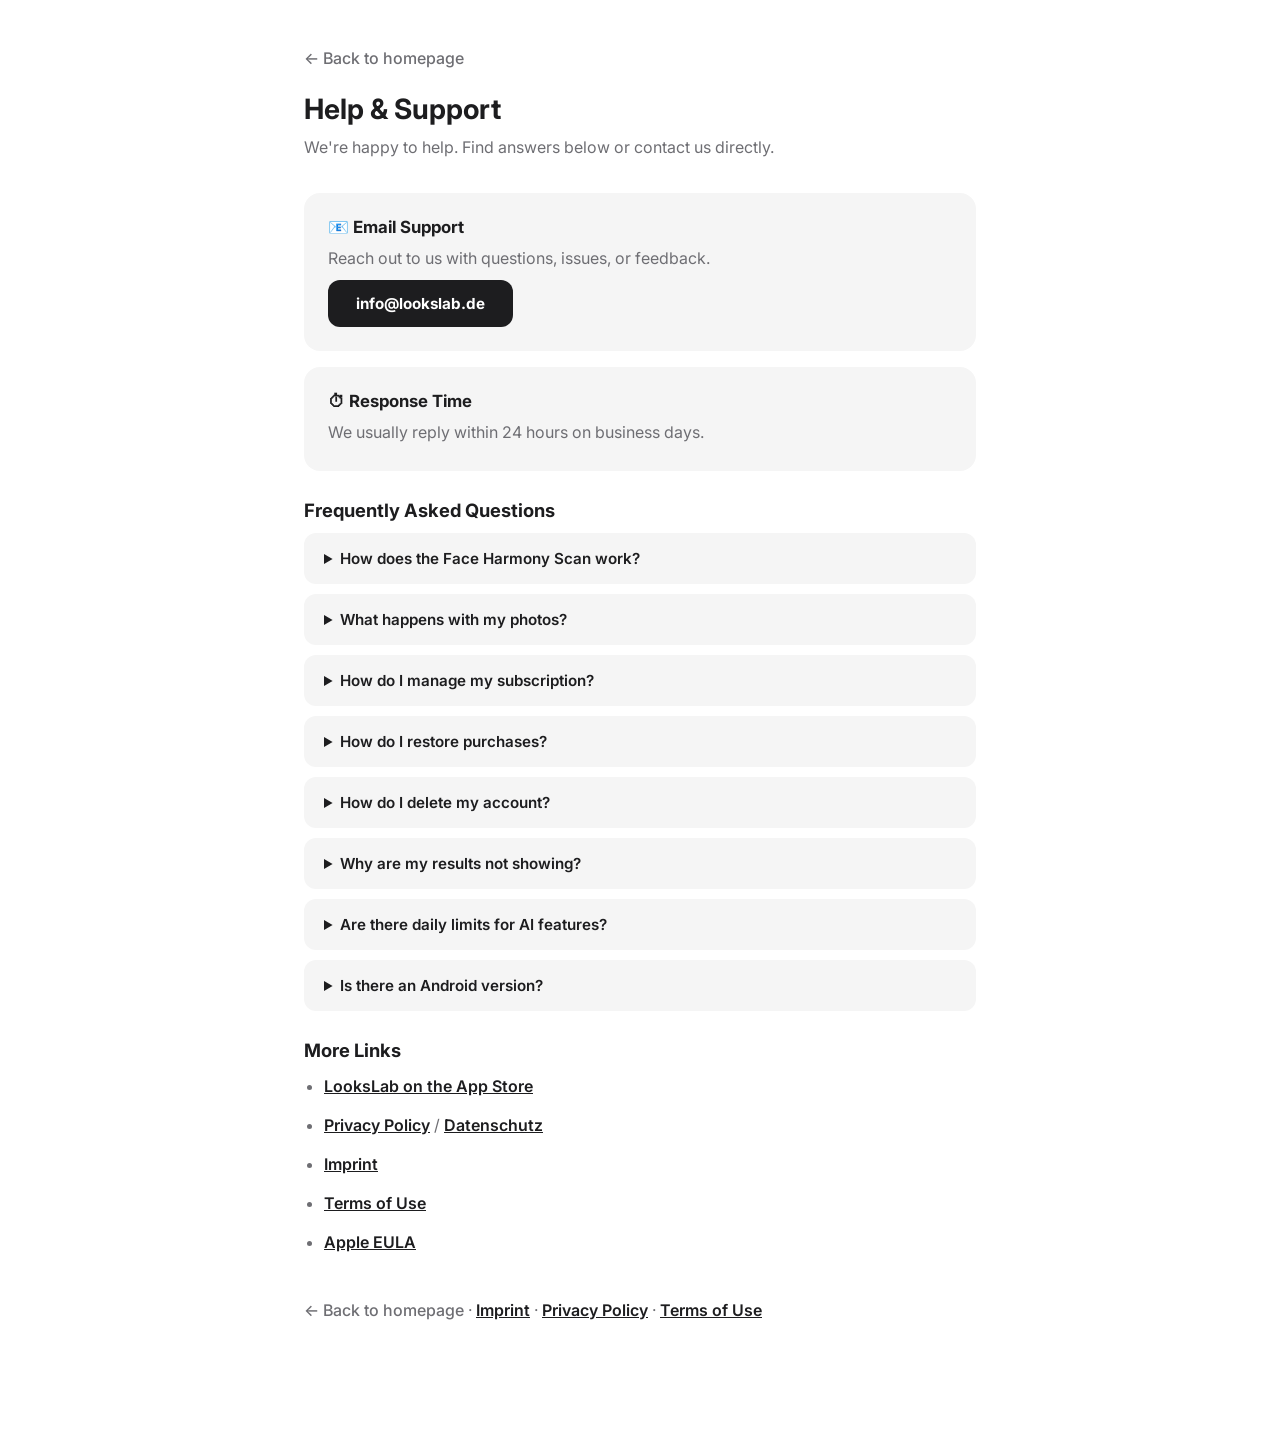
<file: support-en.html>
<!doctype html>
<html lang="en">
  <head>
    <meta charset="UTF-8" />
    <meta name="viewport" content="width=device-width, initial-scale=1.0" />
    <link rel="icon" type="image/png" href="./favicon.png" sizes="32x32" />
    <link rel="apple-touch-icon" href="./favicon.png" />
    <title>Help & Support – LooksLab</title>
    <link rel="preconnect" href="https://fonts.googleapis.com" />
    <link rel="preconnect" href="https://fonts.gstatic.com" crossorigin />
    <link href="https://fonts.googleapis.com/css2?family=Instrument+Serif:ital@0;1&family=Inter:wght@400;500;600;700&display=swap" rel="stylesheet" />
    <link rel="stylesheet" href="./styles.css" />
    <style>
      .support-page { max-width: 720px; margin: 0 auto; padding: 48px 24px 80px; }
      @media (max-width: 600px) { .support-page { padding: 32px 16px 60px; } }
      .support-page h1 { font-size: 1.75rem; margin: 0 0 8px; }
      .support-page .subtitle { color: var(--muted); font-size: 1rem; margin-bottom: 32px; }
      .support-page h2 { font-size: 1.15rem; margin: 28px 0 12px; }
      .support-page p, .support-page li { color: var(--muted); line-height: 1.7; margin: 0 0 12px; }
      .support-page ul { padding-left: 20px; margin: 0 0 16px; }
      .support-page a { color: var(--dark); font-weight: 600; }
      .support-page .back { display: inline-block; margin-bottom: 24px; text-decoration: none; color: var(--muted); font-weight: 500; }
      .support-page .back:hover { color: var(--text); }
      .support-card {
        background: var(--bg-alt, #f5f5f5);
        border-radius: 16px;
        padding: 24px;
        margin-bottom: 16px;
      }
      .support-card h3 { font-size: 1.05rem; margin: 0 0 8px; }
      .support-card p { margin: 0; }
      .support-page .contact-btn {
        display: inline-block;
        padding: 14px 28px;
        background: var(--dark, #111);
        color: #fff;
        border-radius: 12px;
        text-decoration: none;
        font-weight: 700;
        font-size: 0.95rem;
        margin-top: 8px;
        transition: opacity 0.2s;
      }
      .support-page .contact-btn:hover { opacity: 0.85; }
      .faq-support details {
        background: var(--bg-alt, #f5f5f5);
        border-radius: 12px;
        padding: 16px 20px;
        margin-bottom: 10px;
      }
      .faq-support summary {
        font-weight: 600;
        cursor: pointer;
        font-size: 0.95rem;
      }
      .faq-support details[open] summary { margin-bottom: 10px; }
      .faq-support details p { font-size: 0.9rem; }
    </style>
  </head>
  <body>
    <div class="support-page">
      <a href="./index-en.html" class="back">&larr; Back to homepage</a>

      <h1>Help & Support</h1>
      <p class="subtitle">We're happy to help. Find answers below or contact us directly.</p>

      <div class="support-card">
        <h3>&#128231; Email Support</h3>
        <p>Reach out to us with questions, issues, or feedback.</p>
        <a class="contact-btn" href="mailto:info@lookslab.de?subject=LooksLab%20Support">info@lookslab.de</a>
      </div>

      <div class="support-card">
        <h3>&#9201; Response Time</h3>
        <p>We usually reply within 24 hours on business days.</p>
      </div>

      <h2>Frequently Asked Questions</h2>
      <div class="faq-support">
        <details>
          <summary>How does the Face Harmony Scan work?</summary>
          <p>The scan analyzes your face using over 30 facial ratios. Landmark detection runs directly on your device. Images stay locally on your iPhone — only the numerical results (scores, metrics) are securely stored in the cloud and used for personal self-care and improvement features only.</p>
        </details>
        <details>
          <summary>What happens with my photos?</summary>
          <p>Your photos stay exclusively on your device and are not uploaded to or stored on our servers. Only the derived results (scores, metrics) are stored securely and encrypted. They are not used for marketing, advertising, or AI training. You confirm in the app that you only use your own photos or photos with explicit permission. You can delete your data at any time.</p>
        </details>
        <details>
          <summary>How do I manage my subscription?</summary>
          <p>Go to Settings &rarr; your Apple ID &rarr; Subscriptions. There you can change or cancel your LooksLab subscription. Premium features on iOS are unlocked exclusively through Apple In-App Purchases.</p>
        </details>
        <details>
          <summary>How do I restore purchases?</summary>
          <p>Go to Settings in the app &rarr; "Restore Purchases". Your active subscriptions will be restored automatically.</p>
        </details>
        <details>
          <summary>How do I delete my account?</summary>
          <p>Go to Settings in the app &rarr; "Delete Account". All your data will be permanently deleted. Alternatively, you can contact us via email.</p>
        </details>
        <details>
          <summary>Why are my results not showing?</summary>
          <p>Make sure you have a stable internet connection. If the issue persists, try signing out and back in, or contact us.</p>
        </details>
        <details>
          <summary>Are there daily limits for AI features?</summary>
          <p>Yes, to prevent misuse there are daily limits: 50 chat messages, 10 analyses per type (Skin/Teeth/Hair), and 20 task generations per day. Limits reset after 24 hours.</p>
        </details>
        <details>
          <summary>Is there an Android version?</summary>
          <p>Currently LooksLab is only available for iPhone. An Android version is planned for the future.</p>
        </details>
      </div>

      <h2>More Links</h2>
      <ul>
        <li><a href="https://apps.apple.com/at/app/lookslab/id6760189133" target="_blank" rel="noopener noreferrer">LooksLab on the App Store</a></li>
        <li><a href="./privacy.html">Privacy Policy</a> / <a href="./datenschutz.html">Datenschutz</a></li>
        <li><a href="./impressum.html">Imprint</a></li>
        <li><a href="./terms.html">Terms of Use</a></li>
        <li><a href="https://www.apple.com/legal/internet-services/itunes/dev/stdeula/">Apple EULA</a></li>
      </ul>

      <p style="margin-top: 40px;">
        <a href="./index-en.html" class="back">&larr; Back to homepage</a> &middot;
        <a href="./impressum.html">Imprint</a> &middot;
        <a href="./privacy.html">Privacy Policy</a> &middot;
        <a href="./terms.html">Terms of Use</a>
      </p>
    </div>
    <script src="./script.js"></script>
  </body>
</html>
</file>
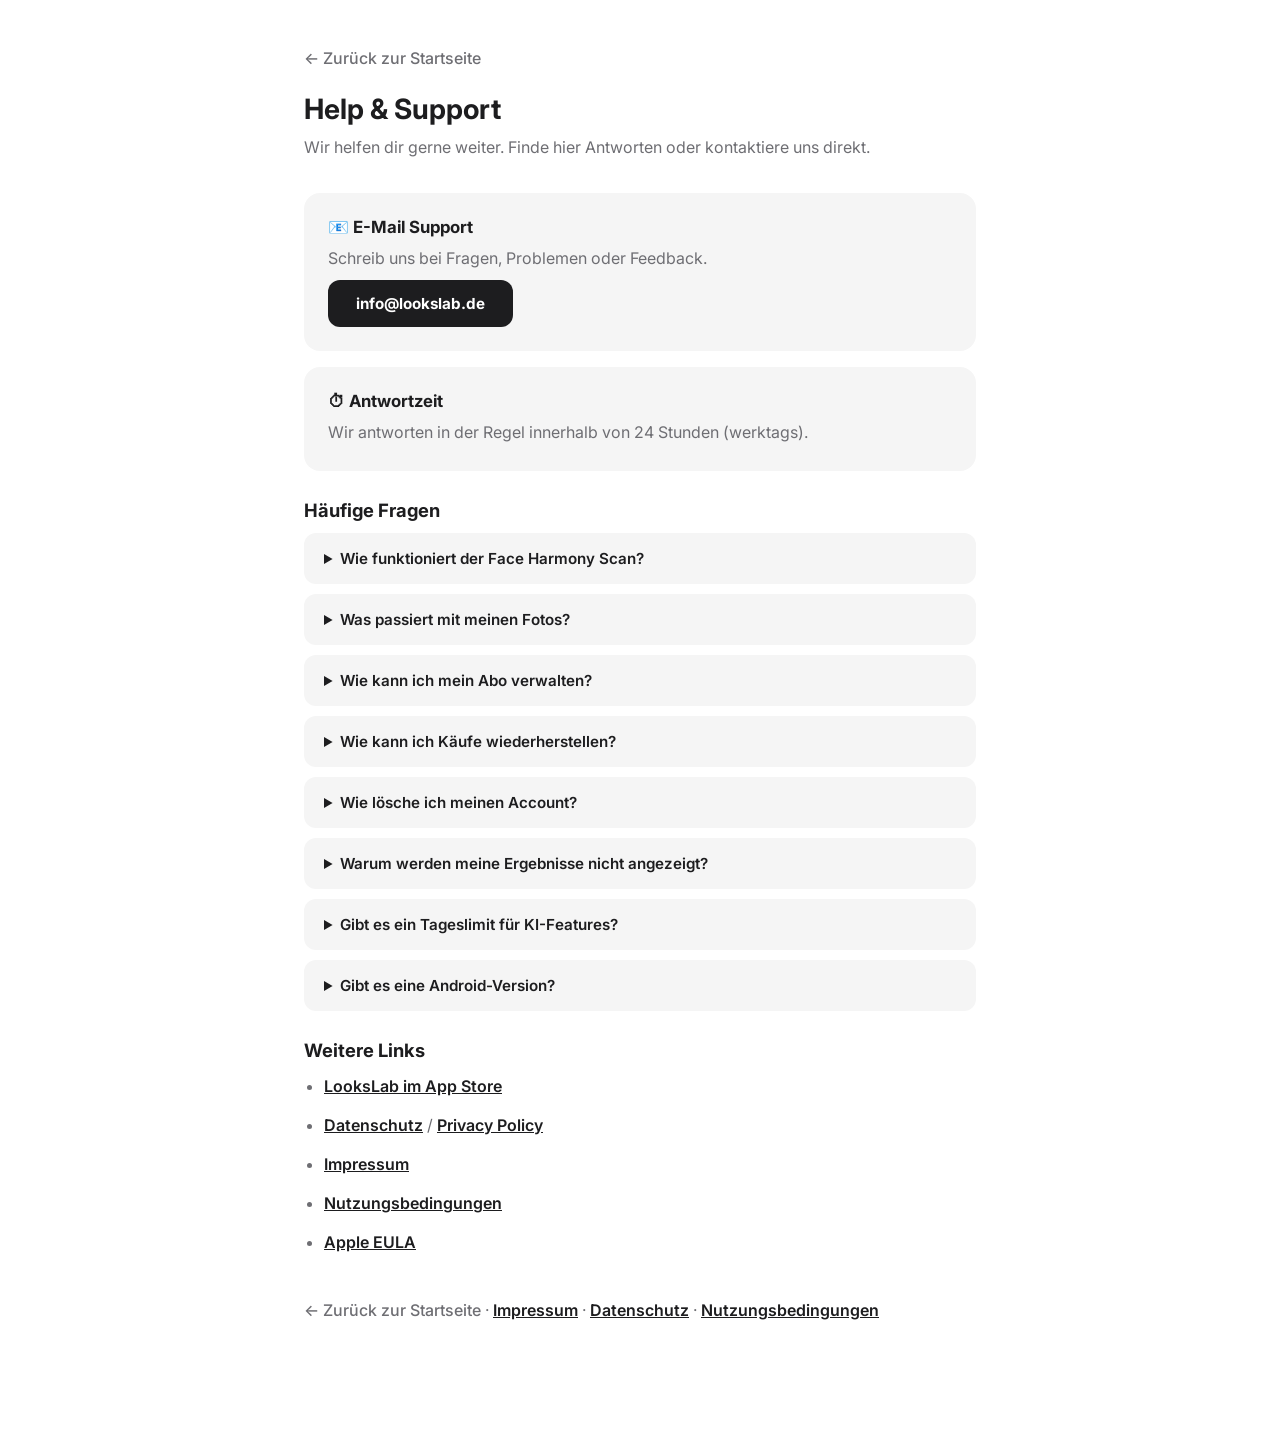
<file: support.html>
<!doctype html>
<html lang="de">
  <head>
    <meta charset="UTF-8" />
    <meta name="viewport" content="width=device-width, initial-scale=1.0" />
    <link rel="icon" type="image/png" href="./favicon.png" sizes="32x32" />
    <link rel="apple-touch-icon" href="./favicon.png" />
    <title>Help & Support – LooksLab</title>
    <link rel="preconnect" href="https://fonts.googleapis.com" />
    <link rel="preconnect" href="https://fonts.gstatic.com" crossorigin />
    <link href="https://fonts.googleapis.com/css2?family=Instrument+Serif:ital@0;1&family=Inter:wght@400;500;600;700&display=swap" rel="stylesheet" />
    <link rel="stylesheet" href="./styles.css" />
    <style>
      .support-page { max-width: 720px; margin: 0 auto; padding: 48px 24px 80px; }
      @media (max-width: 600px) { .support-page { padding: 32px 16px 60px; } }
      .support-page h1 { font-size: 1.75rem; margin: 0 0 8px; }
      .support-page .subtitle { color: var(--muted); font-size: 1rem; margin-bottom: 32px; }
      .support-page h2 { font-size: 1.15rem; margin: 28px 0 12px; }
      .support-page p, .support-page li { color: var(--muted); line-height: 1.7; margin: 0 0 12px; }
      .support-page ul { padding-left: 20px; margin: 0 0 16px; }
      .support-page a { color: var(--dark); font-weight: 600; }
      .support-page .back { display: inline-block; margin-bottom: 24px; text-decoration: none; color: var(--muted); font-weight: 500; }
      .support-page .back:hover { color: var(--text); }
      .support-card {
        background: var(--bg-alt, #f5f5f5);
        border-radius: 16px;
        padding: 24px;
        margin-bottom: 16px;
      }
      .support-card h3 { font-size: 1.05rem; margin: 0 0 8px; }
      .support-card p { margin: 0; }
      .support-page .contact-btn {
        display: inline-block;
        padding: 14px 28px;
        background: var(--dark, #111);
        color: #fff;
        border-radius: 12px;
        text-decoration: none;
        font-weight: 700;
        font-size: 0.95rem;
        margin-top: 8px;
        transition: opacity 0.2s;
      }
      .support-page .contact-btn:hover { opacity: 0.85; }
      .faq-support details {
        background: var(--bg-alt, #f5f5f5);
        border-radius: 12px;
        padding: 16px 20px;
        margin-bottom: 10px;
      }
      .faq-support summary {
        font-weight: 600;
        cursor: pointer;
        font-size: 0.95rem;
      }
      .faq-support details[open] summary { margin-bottom: 10px; }
      .faq-support details p { font-size: 0.9rem; }
    </style>
  </head>
  <body>
    <div class="support-page">
      <a href="./index.html" class="back">← Zurück zur Startseite</a>

      <h1>Help & Support</h1>
      <p class="subtitle">Wir helfen dir gerne weiter. Finde hier Antworten oder kontaktiere uns direkt.</p>

      <div class="support-card">
        <h3>📧 E-Mail Support</h3>
        <p>Schreib uns bei Fragen, Problemen oder Feedback.</p>
        <a class="contact-btn" href="mailto:info@lookslab.de?subject=LooksLab%20Support">info@lookslab.de</a>
      </div>

      <div class="support-card">
        <h3>⏱ Antwortzeit</h3>
        <p>Wir antworten in der Regel innerhalb von 24 Stunden (werktags).</p>
      </div>

      <h2>Häufige Fragen</h2>
      <div class="faq-support">
        <details>
          <summary>Wie funktioniert der Face Harmony Scan?</summary>
          <p>Der Scan analysiert dein Gesicht anhand von über 30 Gesichtsverhältnissen (Ratios). Die Landmark-Erkennung läuft direkt auf deinem Gerät. Bilder verbleiben lokal auf deinem iPhone – nur die numerischen Ergebnisse (Scores, Metriken) werden sicher in der Cloud gespeichert und für persönliche Self-Care- und Verbesserungsfunktionen genutzt.</p>
        </details>
        <details>
          <summary>Was passiert mit meinen Fotos?</summary>
          <p>Deine Fotos bleiben ausschließlich lokal auf deinem Gerät und werden nicht auf unsere Server hochgeladen oder dort gespeichert. Nur die daraus berechneten Ergebnisse (Scores, Metriken) werden verschlüsselt gespeichert. Sie werden nicht für Marketing, Werbung oder KI-Training verwendet. Du bestätigst in der App, dass du nur eigene Fotos oder Fotos mit ausdrücklicher Erlaubnis nutzt. Du kannst Daten jederzeit löschen.</p>
        </details>
        <details>
          <summary>Wie kann ich mein Abo verwalten?</summary>
          <p>Gehe zu Einstellungen → dein Apple-ID → Abonnements. Dort kannst du dein LooksLab-Abo ändern oder kündigen. Premium-Funktionen der iOS-App werden ausschließlich über Apple In-App-Käufe freigeschaltet.</p>
        </details>
        <details>
          <summary>Wie kann ich Käufe wiederherstellen?</summary>
          <p>Gehe in der App zu Einstellungen → "Restore Purchases". Deine aktiven Abonnements werden automatisch wiederhergestellt.</p>
        </details>
        <details>
          <summary>Wie lösche ich meinen Account?</summary>
          <p>Gehe in der App zu Einstellungen → "Delete Account". Alle deine Daten werden unwiderruflich gelöscht. Alternativ kannst du uns per E-Mail kontaktieren.</p>
        </details>
        <details>
          <summary>Warum werden meine Ergebnisse nicht angezeigt?</summary>
          <p>Stelle sicher, dass du eine stabile Internetverbindung hast. Falls das Problem bestehen bleibt, versuche dich abzumelden und erneut anzumelden oder kontaktiere uns.</p>
        </details>
        <details>
          <summary>Gibt es ein Tageslimit für KI-Features?</summary>
          <p>Ja, um Missbrauch zu vermeiden, gibt es tägliche Limits: 50 Chat-Nachrichten, 10 Analysen pro Typ (Skin/Teeth/Hair) und 20 Task-Generierungen pro Tag. Die Limits setzen sich nach 24 Stunden zurück.</p>
        </details>
        <details>
          <summary>Gibt es eine Android-Version?</summary>
          <p>Aktuell ist LooksLab nur für iPhone verfügbar. Eine Android-Version ist für die Zukunft geplant.</p>
        </details>
      </div>

      <h2>Weitere Links</h2>
      <ul>
        <li><a href="https://apps.apple.com/at/app/lookslab/id6760189133" target="_blank" rel="noopener noreferrer">LooksLab im App Store</a></li>
        <li><a href="./datenschutz.html">Datenschutz</a> / <a href="./privacy.html">Privacy Policy</a></li>
        <li><a href="./impressum.html">Impressum</a></li>
        <li><a href="./nutzungsbedingungen.html">Nutzungsbedingungen</a></li>
        <li><a href="https://www.apple.com/legal/internet-services/itunes/dev/stdeula/">Apple EULA</a></li>
      </ul>

      <p style="margin-top: 40px;">
        <a href="./index.html" class="back">← Zurück zur Startseite</a> ·
        <a href="./impressum.html">Impressum</a> ·
        <a href="./datenschutz.html">Datenschutz</a> ·
        <a href="./nutzungsbedingungen.html">Nutzungsbedingungen</a>
      </p>
    </div>
    <script src="./script.js"></script>
  </body>
</html>
</file>
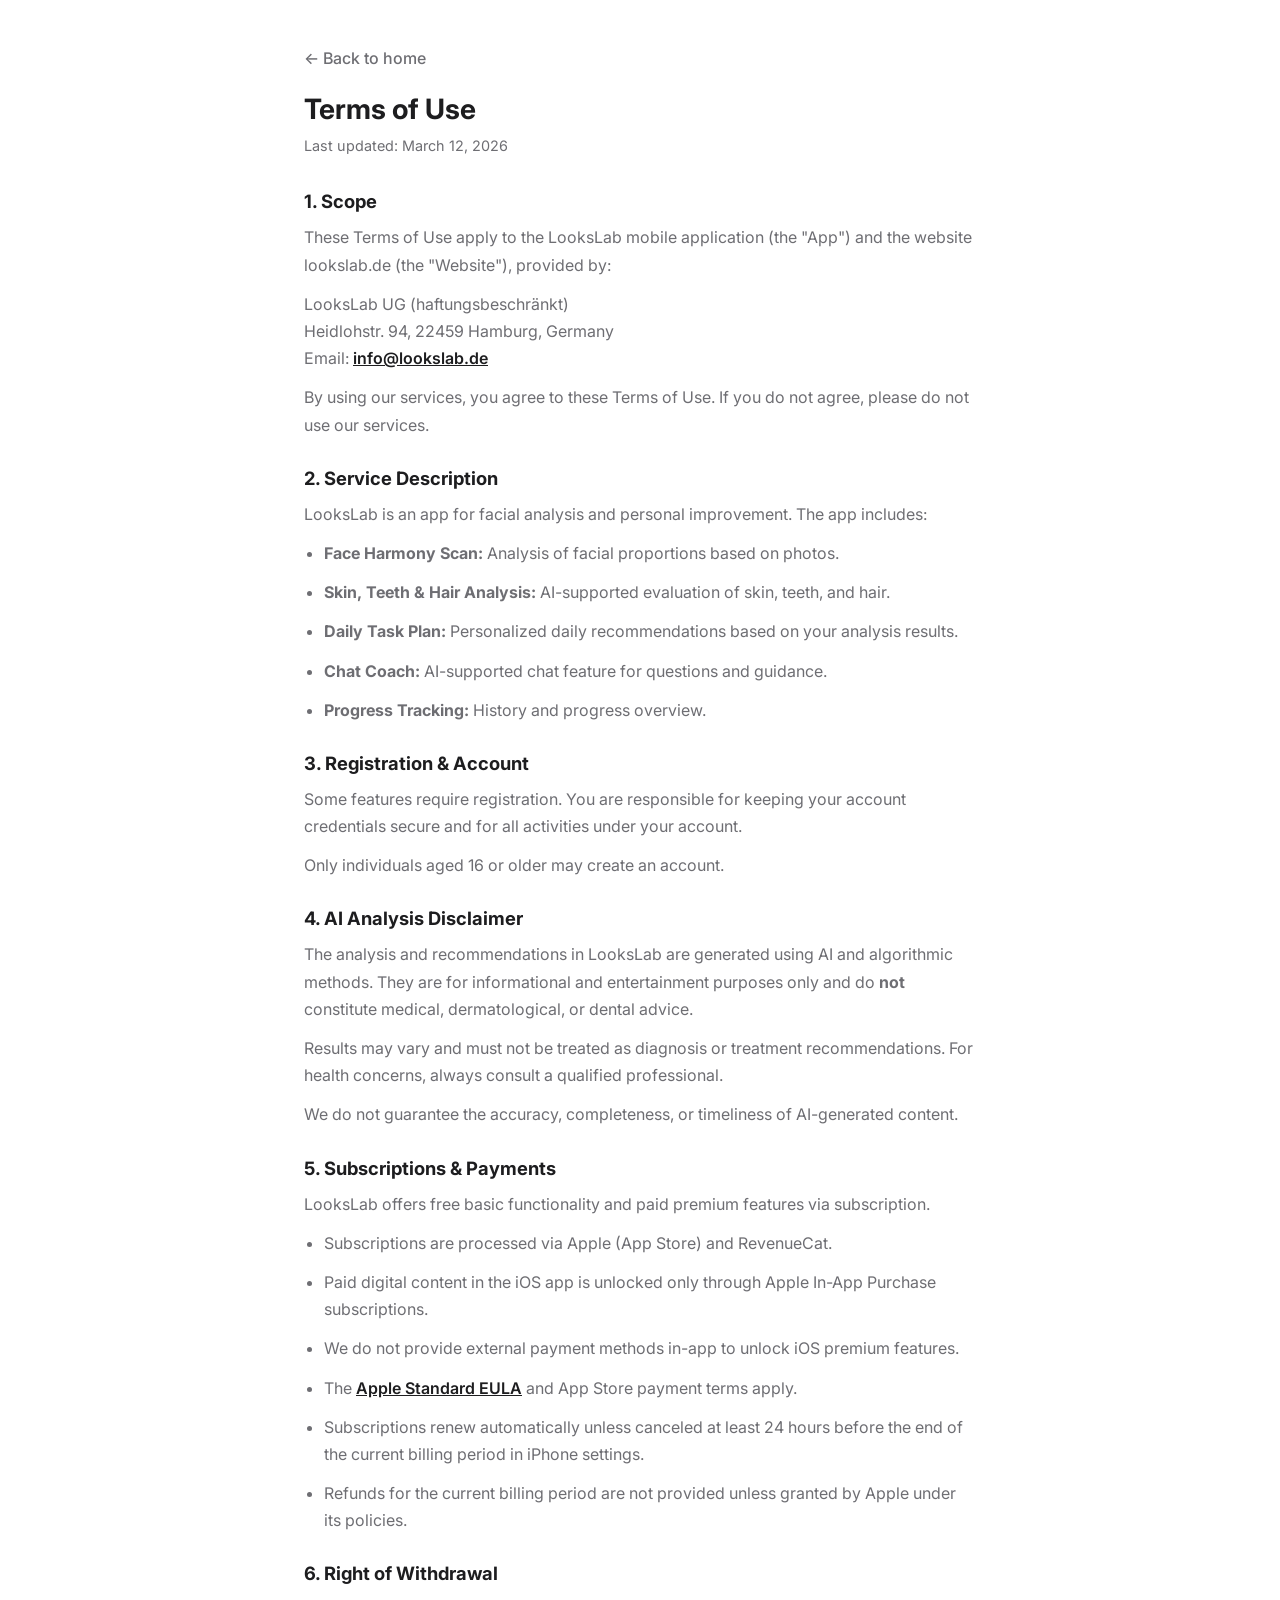
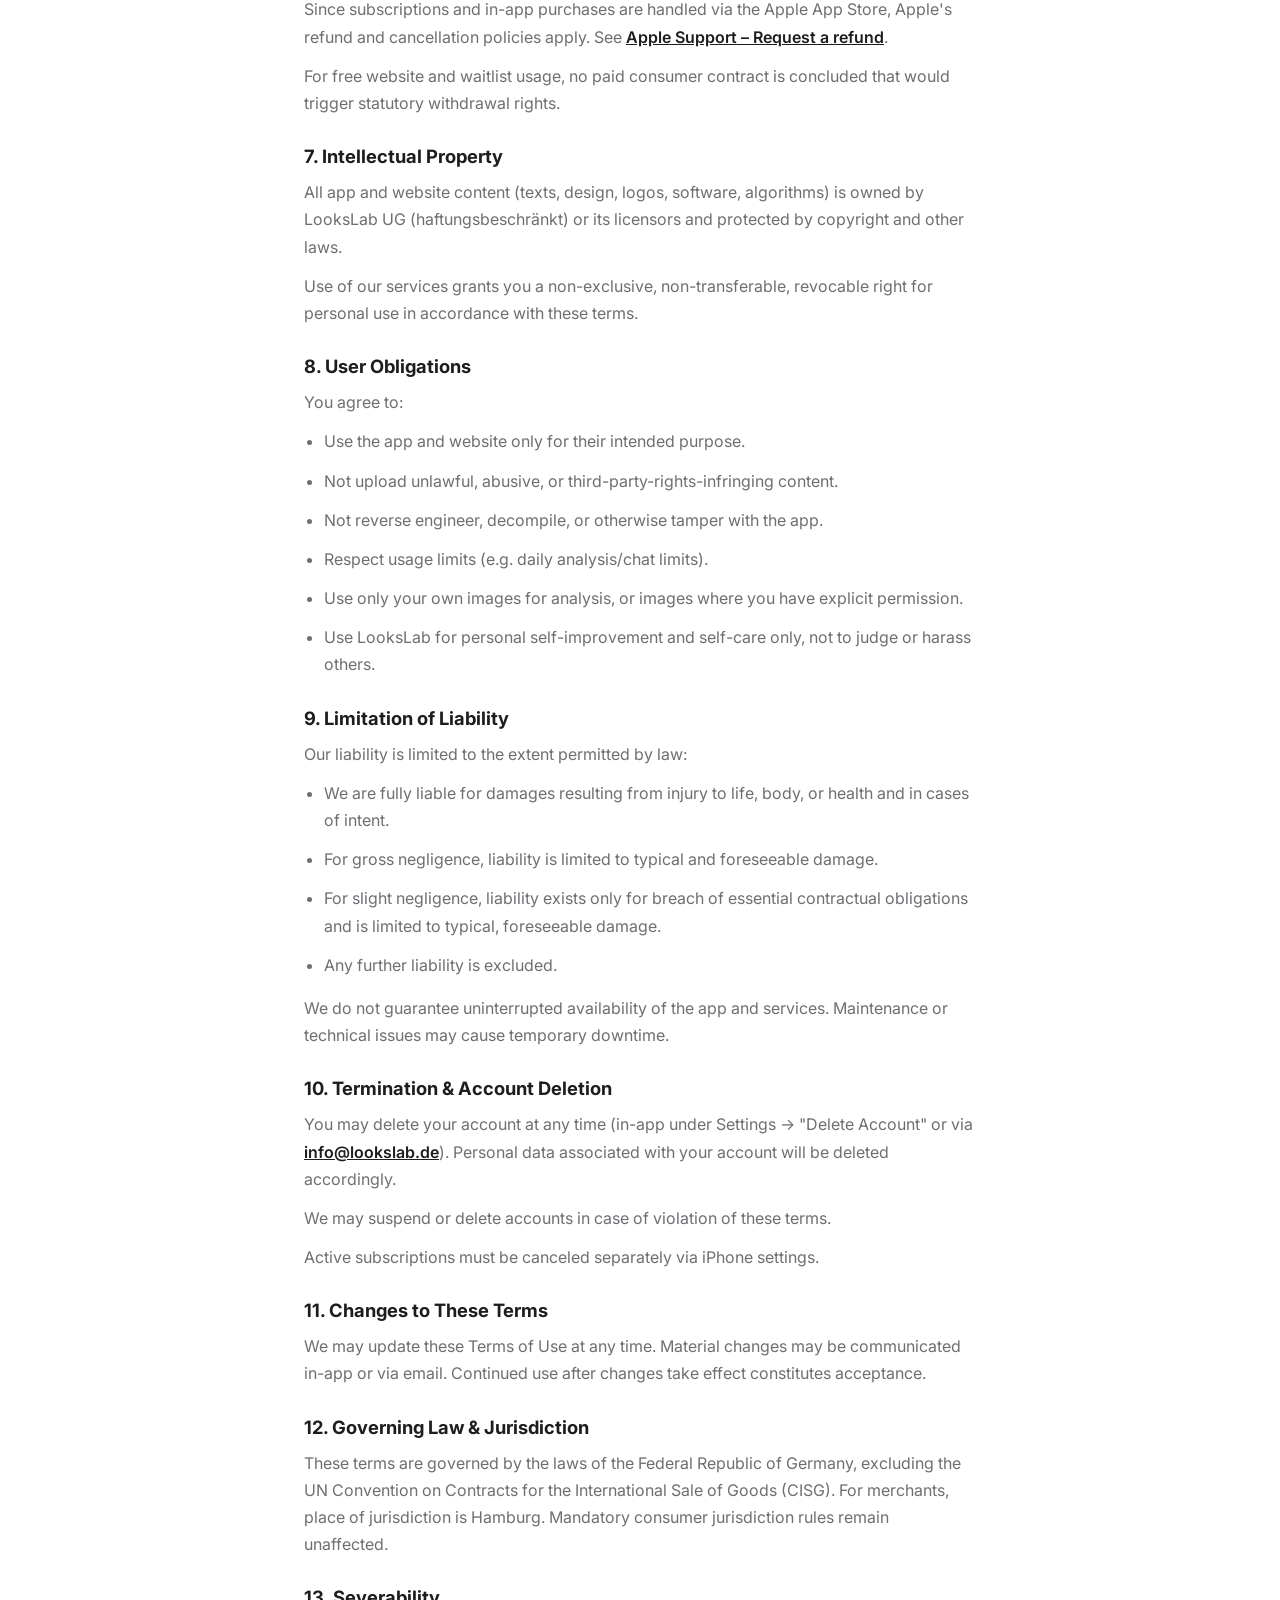
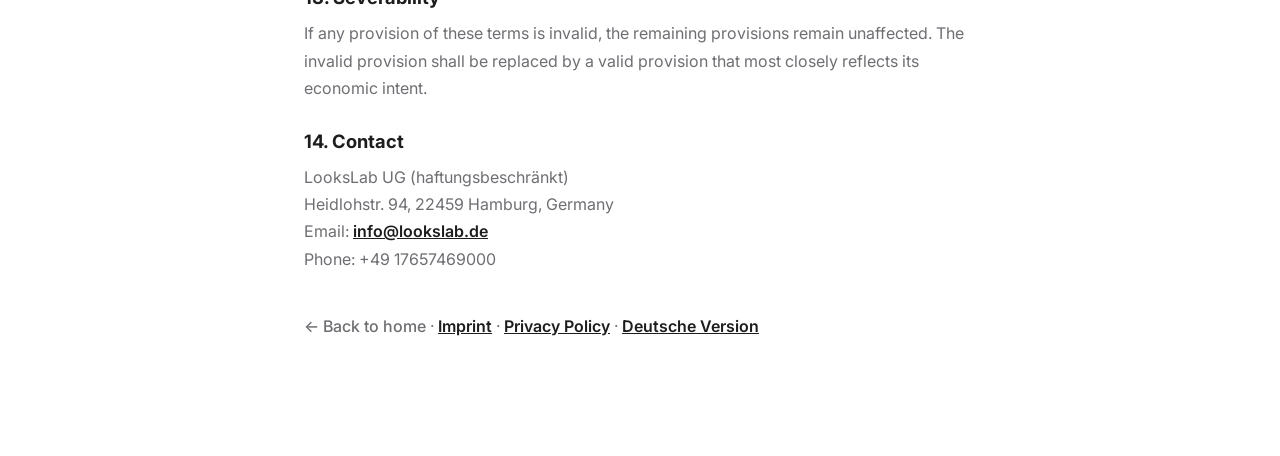
<file: terms.html>
<!doctype html>
<html lang="en">
  <head>
    <meta charset="UTF-8" />
    <meta name="viewport" content="width=device-width, initial-scale=1.0" />
    <link rel="icon" type="image/png" href="./favicon.png" sizes="32x32" />
    <link rel="apple-touch-icon" href="./favicon.png" />
    <title>Terms of Use – LooksLab</title>
    <meta name="description" content="Terms of Use for the LooksLab app and website." />
    <link rel="preconnect" href="https://fonts.googleapis.com" />
    <link rel="preconnect" href="https://fonts.gstatic.com" crossorigin />
    <link href="https://fonts.googleapis.com/css2?family=Instrument+Serif:ital@0;1&family=Inter:wght@400;500;600;700&display=swap" rel="stylesheet" />
    <link rel="stylesheet" href="./styles.css" />
    <style>
      .legal-page { max-width: 720px; margin: 0 auto; padding: 48px 24px 80px; }
      @media (max-width: 600px) { .legal-page { padding: 32px 16px 60px; } }
      .legal-page h1 { font-size: 1.75rem; margin: 0 0 8px; }
      .legal-page .updated { color: var(--muted); font-size: 0.9rem; margin-bottom: 32px; }
      .legal-page h2 { font-size: 1.15rem; margin: 28px 0 12px; }
      .legal-page p, .legal-page li { color: var(--muted); line-height: 1.7; margin: 0 0 12px; }
      .legal-page ul { padding-left: 20px; margin: 0 0 16px; }
      .legal-page a { color: var(--dark); font-weight: 600; }
      .legal-page .back { display: inline-block; margin-bottom: 24px; text-decoration: none; color: var(--muted); font-weight: 500; }
      .legal-page .back:hover { color: var(--text); }
    </style>
  </head>
  <body>
    <div class="legal-page">
      <a href="./index-en.html" class="back">← Back to home</a>

      <h1>Terms of Use</h1>
      <p class="updated">Last updated: March 12, 2026</p>

      <h2>1. Scope</h2>
      <p>These Terms of Use apply to the LooksLab mobile application (the "App") and the website lookslab.de (the "Website"), provided by:</p>
      <p>
        LooksLab UG (haftungsbeschränkt)<br />
        Heidlohstr. 94, 22459 Hamburg, Germany<br />
        Email: <a href="mailto:info@lookslab.de">info@lookslab.de</a>
      </p>
      <p>By using our services, you agree to these Terms of Use. If you do not agree, please do not use our services.</p>

      <h2>2. Service Description</h2>
      <p>LooksLab is an app for facial analysis and personal improvement. The app includes:</p>
      <ul>
        <li><strong>Face Harmony Scan:</strong> Analysis of facial proportions based on photos.</li>
        <li><strong>Skin, Teeth &amp; Hair Analysis:</strong> AI-supported evaluation of skin, teeth, and hair.</li>
        <li><strong>Daily Task Plan:</strong> Personalized daily recommendations based on your analysis results.</li>
        <li><strong>Chat Coach:</strong> AI-supported chat feature for questions and guidance.</li>
        <li><strong>Progress Tracking:</strong> History and progress overview.</li>
      </ul>

      <h2>3. Registration &amp; Account</h2>
      <p>Some features require registration. You are responsible for keeping your account credentials secure and for all activities under your account.</p>
      <p>Only individuals aged 16 or older may create an account.</p>

      <h2>4. AI Analysis Disclaimer</h2>
      <p>The analysis and recommendations in LooksLab are generated using AI and algorithmic methods. They are for informational and entertainment purposes only and do <strong>not</strong> constitute medical, dermatological, or dental advice.</p>
      <p>Results may vary and must not be treated as diagnosis or treatment recommendations. For health concerns, always consult a qualified professional.</p>
      <p>We do not guarantee the accuracy, completeness, or timeliness of AI-generated content.</p>

      <h2>5. Subscriptions &amp; Payments</h2>
      <p>LooksLab offers free basic functionality and paid premium features via subscription.</p>
      <ul>
        <li>Subscriptions are processed via Apple (App Store) and RevenueCat.</li>
        <li>Paid digital content in the iOS app is unlocked only through Apple In-App Purchase subscriptions.</li>
        <li>We do not provide external payment methods in-app to unlock iOS premium features.</li>
        <li>The <a href="https://www.apple.com/legal/internet-services/itunes/dev/stdeula/" target="_blank" rel="noopener noreferrer">Apple Standard EULA</a> and App Store payment terms apply.</li>
        <li>Subscriptions renew automatically unless canceled at least 24 hours before the end of the current billing period in iPhone settings.</li>
        <li>Refunds for the current billing period are not provided unless granted by Apple under its policies.</li>
      </ul>

      <h2>6. Right of Withdrawal</h2>
      <p>Since subscriptions and in-app purchases are handled via the Apple App Store, Apple's refund and cancellation policies apply. See <a href="https://support.apple.com/en-us/HT204084" target="_blank" rel="noopener noreferrer">Apple Support – Request a refund</a>.</p>
      <p>For free website and waitlist usage, no paid consumer contract is concluded that would trigger statutory withdrawal rights.</p>

      <h2>7. Intellectual Property</h2>
      <p>All app and website content (texts, design, logos, software, algorithms) is owned by LooksLab UG (haftungsbeschränkt) or its licensors and protected by copyright and other laws.</p>
      <p>Use of our services grants you a non-exclusive, non-transferable, revocable right for personal use in accordance with these terms.</p>

      <h2>8. User Obligations</h2>
      <p>You agree to:</p>
      <ul>
        <li>Use the app and website only for their intended purpose.</li>
        <li>Not upload unlawful, abusive, or third-party-rights-infringing content.</li>
        <li>Not reverse engineer, decompile, or otherwise tamper with the app.</li>
        <li>Respect usage limits (e.g. daily analysis/chat limits).</li>
        <li>Use only your own images for analysis, or images where you have explicit permission.</li>
        <li>Use LooksLab for personal self-improvement and self-care only, not to judge or harass others.</li>
      </ul>

      <h2>9. Limitation of Liability</h2>
      <p>Our liability is limited to the extent permitted by law:</p>
      <ul>
        <li>We are fully liable for damages resulting from injury to life, body, or health and in cases of intent.</li>
        <li>For gross negligence, liability is limited to typical and foreseeable damage.</li>
        <li>For slight negligence, liability exists only for breach of essential contractual obligations and is limited to typical, foreseeable damage.</li>
        <li>Any further liability is excluded.</li>
      </ul>
      <p>We do not guarantee uninterrupted availability of the app and services. Maintenance or technical issues may cause temporary downtime.</p>

      <h2>10. Termination &amp; Account Deletion</h2>
      <p>You may delete your account at any time (in-app under Settings -> "Delete Account" or via <a href="mailto:info@lookslab.de">info@lookslab.de</a>). Personal data associated with your account will be deleted accordingly.</p>
      <p>We may suspend or delete accounts in case of violation of these terms.</p>
      <p>Active subscriptions must be canceled separately via iPhone settings.</p>

      <h2>11. Changes to These Terms</h2>
      <p>We may update these Terms of Use at any time. Material changes may be communicated in-app or via email. Continued use after changes take effect constitutes acceptance.</p>

      <h2>12. Governing Law &amp; Jurisdiction</h2>
      <p>These terms are governed by the laws of the Federal Republic of Germany, excluding the UN Convention on Contracts for the International Sale of Goods (CISG). For merchants, place of jurisdiction is Hamburg. Mandatory consumer jurisdiction rules remain unaffected.</p>

      <h2>13. Severability</h2>
      <p>If any provision of these terms is invalid, the remaining provisions remain unaffected. The invalid provision shall be replaced by a valid provision that most closely reflects its economic intent.</p>

      <h2>14. Contact</h2>
      <p>
        LooksLab UG (haftungsbeschränkt)<br />
        Heidlohstr. 94, 22459 Hamburg, Germany<br />
        Email: <a href="mailto:info@lookslab.de">info@lookslab.de</a><br />
        Phone: +49 17657469000
      </p>

      <p style="margin-top: 40px;">
        <a href="./index-en.html" class="back">← Back to home</a> ·
        <a href="./impressum.html">Imprint</a> ·
        <a href="./privacy.html">Privacy Policy</a> ·
        <a href="./nutzungsbedingungen.html">Deutsche Version</a>
      </p>
    </div>
    <script src="./script.js"></script>
  </body>
</html>
</file>
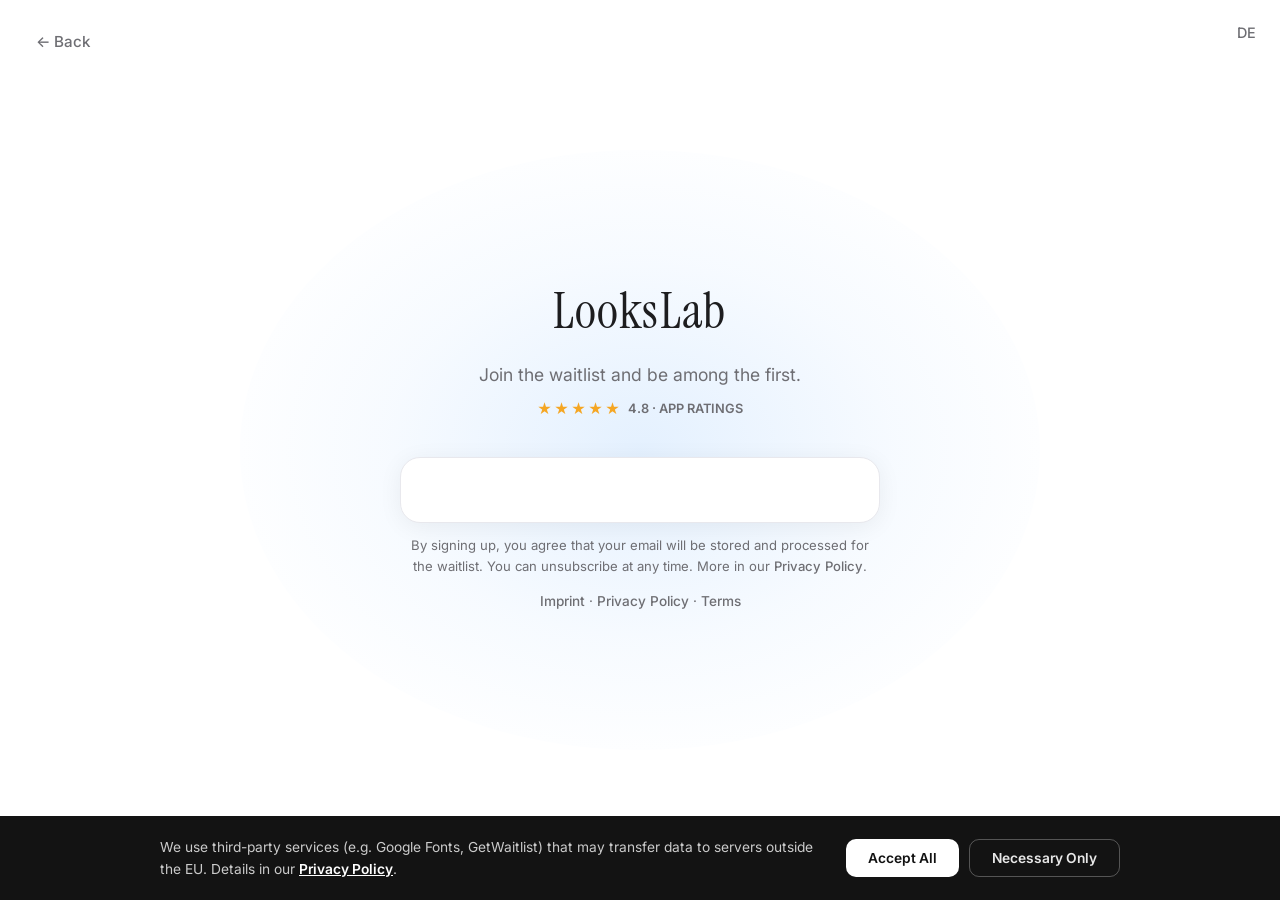
<file: waitlist-en.html>
<!doctype html>
<html lang="en">
  <head>
    <meta charset="UTF-8" />
    <meta name="viewport" content="width=device-width, initial-scale=1.0" />
    <link rel="icon" type="image/png" href="./favicon.png" sizes="32x32" />
    <link rel="apple-touch-icon" href="./favicon.png" />
    <title>Waitlist – LooksLab</title>
    <meta
      name="description"
      content="Join the LooksLab waitlist and be among the first."
    />
    <link rel="preconnect" href="https://fonts.googleapis.com" />
    <link rel="preconnect" href="https://fonts.gstatic.com" crossorigin />
    <link
      href="https://fonts.googleapis.com/css2?family=Instrument+Serif:ital@0;1&family=Inter:wght@400;500;600;700;800&display=swap"
      rel="stylesheet"
    />
    <link rel="stylesheet" href="./styles.css" />
    <link rel="stylesheet" href="./consent.css" />
    <style>
      .waitlist-page {
        min-height: 100vh;
        display: flex;
        flex-direction: column;
        align-items: center;
        justify-content: center;
        padding: 48px 24px;
        text-align: center;
        position: relative;
        overflow: hidden;
      }
      .waitlist-page::before {
        content: "";
        position: absolute;
        top: 50%;
        left: 50%;
        transform: translate(-50%, -50%);
        width: 800px;
        height: 600px;
        border-radius: 50%;
        background: radial-gradient(
          ellipse at center,
          rgba(147, 197, 253, 0.25) 0%,
          rgba(147, 197, 253, 0.08) 45%,
          rgba(147, 197, 253, 0.02) 70%,
          transparent 100%
        );
        pointer-events: none;
        z-index: 0;
      }
      .waitlist-page .back {
        position: fixed;
        top: 24px;
        left: 24px;
        z-index: 100;
        text-decoration: none;
        color: var(--muted);
        font-weight: 500;
        font-size: 0.95rem;
        padding: 8px 12px;
        border-radius: 8px;
        transition: color 0.2s, background 0.2s;
      }
      .waitlist-page .back:hover {
        color: var(--text);
        background: rgba(0, 0, 0, 0.04);
      }
      .waitlist-page .lang-link {
        position: fixed;
        top: 24px;
        right: 24px;
        z-index: 100;
        text-decoration: none;
        color: var(--muted);
        font-weight: 500;
        font-size: 0.9rem;
      }
      .waitlist-page .lang-link:hover { color: var(--text); }
      .waitlist-page .legal-links {
        margin-top: 16px;
        font-size: 0.85rem;
        color: var(--muted);
      }
      .waitlist-page .legal-links a {
        color: var(--muted);
        text-decoration: none;
        font-weight: 500;
      }
      .waitlist-page .legal-links a:hover { color: var(--text); text-decoration: underline; }
      .waitlist-page .content {
        position: relative;
        z-index: 1;
        width: 100%;
        max-width: 480px;
      }
      .waitlist-page h1 {
        margin: 0 0 12px;
        font-family: var(--font-heading);
        font-size: clamp(2.2rem, 5vw, 3.2rem);
        font-weight: 400;
        letter-spacing: 0.02em;
      }
      .waitlist-page .subtitle {
        font-size: 1.1rem;
        color: var(--muted);
        margin-bottom: 12px;
        line-height: 1.5;
      }
      .waitlist-page .rating {
        display: flex;
        align-items: center;
        justify-content: center;
        gap: 6px;
        margin-bottom: 40px;
      }
      .waitlist-page .rating .stars {
        color: #f5a623;
        font-size: 0.9rem;
        letter-spacing: 2px;
      }
      .waitlist-page .rating span {
        font-size: 0.8rem;
        color: var(--muted);
        font-weight: 600;
      }
      .waitlist-page .waitlist-wrap {
        background: var(--bg);
        border: 1px solid var(--line);
        border-radius: 20px;
        padding: 32px 28px;
        box-shadow: 0 4px 24px rgba(0, 0, 0, 0.06);
      }
      @media (max-width: 600px) {
        .waitlist-page { padding: 72px 16px 40px; }
        .waitlist-page .back { left: 16px; top: 20px; }
        .waitlist-page .lang-link { right: 16px; top: 20px; }
        .waitlist-page .waitlist-wrap { padding: 24px 20px; }
      }
    </style>
  </head>
  <body>
    <div class="waitlist-page">
      <a href="./index-en.html" class="back">← Back</a>
      <a href="./waitlist.html" class="lang-link">DE</a>

      <div class="content">
        <h1>LooksLab</h1>
        <p class="subtitle">Join the waitlist and be among the first.</p>
        <div class="rating">
          <span class="stars">★★★★★</span>
          <span>4.8 · APP RATINGS</span>
        </div>

        <div class="waitlist-wrap">
          <div id="getWaitlistContainer" data-waitlist_id="32580" data-widget_type="WIDGET_1"></div>
        </div>
        <p class="legal-links" style="margin-top: 12px; font-size: 0.82rem; color: var(--muted); line-height: 1.6;">
          By signing up, you agree that your email will be stored and processed for the waitlist.
          You can unsubscribe at any time. More in our <a href="./privacy.html">Privacy Policy</a>.
        </p>
        <p class="legal-links">
          <a href="./impressum.html">Imprint</a> ·
          <a href="./privacy.html">Privacy Policy</a> ·
          <a href="./terms.html">Terms</a>
        </p>
      </div>
    </div>

    <script src="./script.js"></script>
    <script src="./consent.js"></script>
  </body>
</html>
</file>
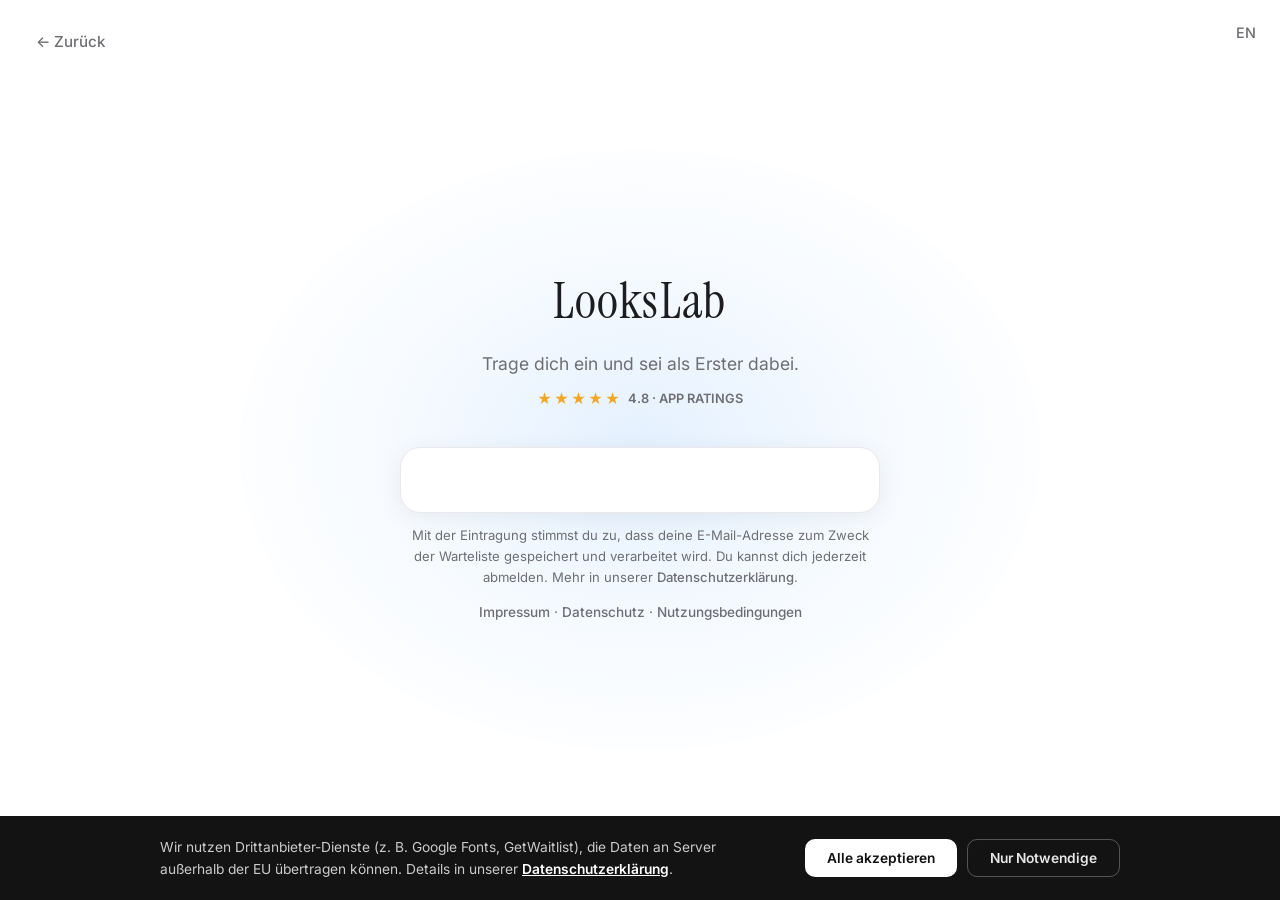
<file: waitlist.html>
<!doctype html>
<html lang="de">
  <head>
    <meta charset="UTF-8" />
    <meta name="viewport" content="width=device-width, initial-scale=1.0" />
    <link rel="icon" type="image/png" href="./favicon.png" sizes="32x32" />
    <link rel="apple-touch-icon" href="./favicon.png" />
    <title>Waitlist – LooksLab</title>
    <meta
      name="description"
      content="Trage dich in die LooksLab Waitlist ein und sei als Erster dabei."
    />
    <link rel="preconnect" href="https://fonts.googleapis.com" />
    <link rel="preconnect" href="https://fonts.gstatic.com" crossorigin />
    <link
      href="https://fonts.googleapis.com/css2?family=Instrument+Serif:ital@0;1&family=Inter:wght@400;500;600;700;800&display=swap"
      rel="stylesheet"
    />
    <link rel="stylesheet" href="./styles.css" />
    <link rel="stylesheet" href="./consent.css" />
    <style>
      .waitlist-page {
        min-height: 100vh;
        display: flex;
        flex-direction: column;
        align-items: center;
        justify-content: center;
        padding: 48px 24px;
        text-align: center;
        position: relative;
        overflow: hidden;
      }
      .waitlist-page::before {
        content: "";
        position: absolute;
        top: 50%;
        left: 50%;
        transform: translate(-50%, -50%);
        width: 800px;
        height: 600px;
        border-radius: 50%;
        background: radial-gradient(
          ellipse at center,
          rgba(147, 197, 253, 0.25) 0%,
          rgba(147, 197, 253, 0.08) 45%,
          rgba(147, 197, 253, 0.02) 70%,
          transparent 100%
        );
        pointer-events: none;
        z-index: 0;
      }
      .waitlist-page .back {
        position: fixed;
        top: 24px;
        left: 24px;
        z-index: 100;
        text-decoration: none;
        color: var(--muted);
        font-weight: 500;
        font-size: 0.95rem;
        padding: 8px 12px;
        border-radius: 8px;
        transition: color 0.2s, background 0.2s;
      }
      .waitlist-page .back:hover {
        color: var(--text);
        background: rgba(0, 0, 0, 0.04);
      }
      .waitlist-page .content {
        position: relative;
        z-index: 1;
        width: 100%;
        max-width: 480px;
      }
      .waitlist-page h1 {
        margin: 0 0 12px;
        font-family: var(--font-heading);
        font-size: clamp(2.2rem, 5vw, 3.2rem);
        font-weight: 400;
        letter-spacing: 0.02em;
      }
      .waitlist-page .subtitle {
        font-size: 1.1rem;
        color: var(--muted);
        margin-bottom: 12px;
        line-height: 1.5;
      }
      .waitlist-page .rating {
        display: flex;
        align-items: center;
        justify-content: center;
        gap: 6px;
        margin-bottom: 40px;
      }
      .waitlist-page .rating .stars {
        color: #f5a623;
        font-size: 0.9rem;
        letter-spacing: 2px;
      }
      .waitlist-page .rating span {
        font-size: 0.8rem;
        color: var(--muted);
        font-weight: 600;
      }
      .waitlist-page .waitlist-wrap {
        background: var(--bg);
        border: 1px solid var(--line);
        border-radius: 20px;
        padding: 32px 28px;
        box-shadow: 0 4px 24px rgba(0, 0, 0, 0.06);
      }
      .waitlist-page .lang-link {
        position: fixed;
        top: 24px;
        right: 24px;
        z-index: 100;
        text-decoration: none;
        color: var(--muted);
        font-weight: 500;
        font-size: 0.9rem;
      }
      .waitlist-page .lang-link:hover { color: var(--text); }
      .waitlist-page .legal-links {
        margin-top: 16px;
        font-size: 0.85rem;
        color: var(--muted);
      }
      .waitlist-page .legal-links a {
        color: var(--muted);
        text-decoration: none;
        font-weight: 500;
      }
      .waitlist-page .legal-links a:hover { color: var(--text); text-decoration: underline; }
      @media (max-width: 600px) {
        .waitlist-page { padding: 72px 16px 40px; }
        .waitlist-page .back { left: 16px; top: 20px; }
        .waitlist-page .lang-link { right: 16px; top: 20px; }
        .waitlist-page .waitlist-wrap { padding: 24px 20px; }
      }
    </style>
  </head>
  <body>
    <div class="waitlist-page">
      <a href="./index.html" class="back">← Zurück</a>
      <a href="./waitlist-en.html" class="lang-link">EN</a>

      <div class="content">
        <h1>LooksLab</h1>
        <p class="subtitle">Trage dich ein und sei als Erster dabei.</p>
        <div class="rating">
          <span class="stars">★★★★★</span>
          <span>4.8 · APP RATINGS</span>
        </div>

        <div class="waitlist-wrap">
          <div id="getWaitlistContainer" data-waitlist_id="32580" data-widget_type="WIDGET_1"></div>
        </div>
        <p class="legal-links" style="margin-top: 12px; font-size: 0.82rem; color: var(--muted); line-height: 1.6;">
          Mit der Eintragung stimmst du zu, dass deine E-Mail-Adresse zum Zweck der Warteliste gespeichert und verarbeitet wird.
          Du kannst dich jederzeit abmelden. Mehr in unserer <a href="./datenschutz.html">Datenschutzerklärung</a>.
        </p>
        <p class="legal-links">
          <a href="./impressum.html">Impressum</a> ·
          <a href="./datenschutz.html">Datenschutz</a> ·
          <a href="./nutzungsbedingungen.html">Nutzungsbedingungen</a>
        </p>
      </div>
    </div>

    <script src="./script.js"></script>
    <script src="./consent.js"></script>
  </body>
</html>
</file>
<file: styles.css>
* {
  box-sizing: border-box;
}

:root {
  --bg: #ffffff;
  --bg-soft: #f5f5f7;
  --text: #1d1d1f;
  --muted: #6e6e73;
  --line: #e8e8ed;
  --dark: #1d1d1f;
  --font: "Inter", -apple-system, BlinkMacSystemFont, "Segoe UI", sans-serif;
  --font-heading: "Instrument Serif", Georgia, "Times New Roman", serif;
}

html,
body {
  margin: 0;
  padding: 0;
  background: var(--bg);
  color: var(--text);
  font-family: var(--font);
}

.container {
  width: min(1100px, calc(100% - 48px));
  margin: 0 auto;
}

/* Floating pill navbar like Refocus */
.topbar {
  position: sticky;
  top: 16px;
  z-index: 100;
  padding: 0 12px;
  margin: 0 auto 16px;
  max-width: min(1100px, calc(100% - 48px));
}

.nav {
  height: 60px;
  display: flex;
  align-items: center;
  justify-content: space-between;
  padding: 0 24px;
  max-width: 680px;
  margin: 0 auto;
  background: #1d1d1f;
  border-radius: 999px;
  box-shadow: 0 4px 24px rgba(0, 0, 0, 0.12);
}

.brand {
  text-decoration: none;
  color: #ffffff;
  font-family: var(--font-heading);
  font-size: 1.4rem;
  font-weight: 400;
  letter-spacing: 0.01em;
}

.links {
  display: flex;
  gap: 32px;
}

.links a {
  text-decoration: none;
  color: rgba(255, 255, 255, 0.9);
  font-size: 0.9rem;
  font-weight: 500;
  transition: color 0.2s;
}

.links a:hover {
  color: #fff;
}

.links .lang-switch {
  opacity: 0.8;
  font-size: 0.85rem;
}

.btn {
  display: inline-flex;
  align-items: center;
  justify-content: center;
  height: 36px;
  padding: 0 20px;
  border-radius: 999px;
  text-decoration: none;
  font-weight: 600;
  font-size: 0.9rem;
  transition: opacity 0.2s, background 0.2s, color 0.2s;
}

.btn:hover {
  opacity: 0.95;
}

.btn-outline {
  background: rgba(255, 255, 255, 0.1);
  color: #fff;
  border: 1px solid rgba(255, 255, 255, 0.35);
}

.btn-outline:hover {
  background: rgba(255, 255, 255, 0.15);
  border-color: rgba(255, 255, 255, 0.5);
}

.btn-dark {
  background: var(--dark);
  color: #fff;
  border: 2px solid var(--dark);
}

.btn-hero {
  height: 48px;
  padding: 0 24px;
  color: var(--dark);
  background: #fff;
  border: 2px solid var(--dark);
}

.btn-cta {
  height: 52px;
  padding: 0 32px;
  font-size: 1rem;
}

/* Hero */
.hero {
  position: relative;
  padding: 72px 0 64px;
  text-align: center;
  overflow: hidden;
}

.hero::before {
  content: "";
  position: absolute;
  top: 50%;
  left: 50%;
  transform: translate(-50%, -50%);
  width: 900px;
  height: 700px;
  border-radius: 50%;
  background: radial-gradient(
    ellipse at center,
    rgba(147, 197, 253, 0.32) 0%,
    rgba(147, 197, 253, 0.14) 40%,
    rgba(147, 197, 253, 0.04) 65%,
    rgba(147, 197, 253, 0) 85%
  );
  pointer-events: none;
  z-index: 0;
}

.hero-inner {
  position: relative;
  z-index: 1;
  max-width: 800px;
  margin: 0 auto;
}

.hero h1 {
  margin: 0;
  font-size: clamp(2.2rem, 5vw, 3.8rem);
  line-height: 1.08;
  letter-spacing: -0.04em;
  font-weight: 800;
  color: var(--text);
}

.lead {
  margin: 16px auto 0;
  max-width: 52ch;
  color: var(--muted);
  line-height: 1.6;
  font-size: 1.05rem;
  font-weight: 500;
}

.hero-rating {
  margin-top: 20px;
  display: flex;
  align-items: center;
  justify-content: center;
  gap: 8px;
  flex-wrap: wrap;
}

.hero-rating .stars {
  color: #f5a623;
  font-size: 1rem;
  letter-spacing: 2px;
}

.hero-rating strong {
  font-size: 1.4rem;
  font-weight: 800;
}

.rating-label {
  font-size: 0.75rem;
  text-transform: uppercase;
  letter-spacing: 0.1em;
  color: var(--muted);
  font-weight: 700;
}

.hero-buttons {
  margin-top: 24px;
  display: flex;
  justify-content: center;
  gap: 12px;
  flex-wrap: wrap;
  padding: 0 8px;
}

.hero-mockup {
  margin-top: 48px;
}

.mockup-placeholder {
  background: #1d1d1f;
  border-radius: 24px;
  padding: 48px 24px;
  color: rgba(255, 255, 255, 0.95);
}

.mockup-brand {
  display: block;
  font-family: var(--font-heading);
  font-size: 1.5rem;
  font-weight: 400;
  letter-spacing: 0.02em;
}

.mockup-features {
  margin: 10px 0 0;
  font-size: 0.95rem;
  font-weight: 500;
  color: rgba(255, 255, 255, 0.65);
  letter-spacing: 0.02em;
}

/* Features */
.section {
  padding: 72px 0;
}

.section-alt {
  background: var(--bg-soft);
}

.section-head {
  margin: 0 0 40px;
  font-size: clamp(2rem, 4vw, 2.8rem);
  font-weight: 800;
  letter-spacing: -0.03em;
  text-align: center;
}

.feature-grid {
  display: grid;
  grid-template-columns: repeat(3, minmax(0, 1fr));
  gap: 20px;
}

.feature-card {
  background: var(--bg);
  border: 1px solid var(--line);
  border-radius: 16px;
  padding: 24px 20px;
  text-align: center;
}

.feature-card h3 {
  margin: 0 0 8px;
  font-size: 1.1rem;
  font-weight: 700;
  letter-spacing: -0.02em;
}

.feature-card p {
  margin: 0;
  color: var(--muted);
  font-size: 0.95rem;
  line-height: 1.5;
}

.and-more {
  margin-top: 24px;
  text-align: center;
  font-size: 1rem;
  font-weight: 600;
  color: var(--text);
}

/* Reviews */
.review-grid {
  display: grid;
  grid-template-columns: repeat(2, minmax(0, 1fr));
  gap: 20px;
}

.review-card {
  background: var(--bg);
  border: 1px solid var(--line);
  border-radius: 16px;
  padding: 24px 22px;
  box-shadow: 0 2px 12px rgba(0, 0, 0, 0.04);
}

.review-card .stars {
  color: #f5a623;
  font-size: 0.95rem;
  letter-spacing: 2px;
  display: block;
  margin-bottom: 12px;
}

.review-text {
  margin: 0;
  color: var(--text);
  line-height: 1.6;
  font-size: 0.98rem;
}

.review-meta {
  margin: 12px 0 0;
  font-size: 0.82rem;
  color: var(--muted);
}

/* FAQ */
.faq-wrap {
  max-width: 720px;
  margin: 0 auto;
}

.faq-list {
  background: var(--bg-soft);
  border-radius: 16px;
  padding: 8px;
}

.faq-list details {
  background: var(--bg);
  border: 1px solid var(--line);
  border-radius: 12px;
  padding: 16px 20px;
  margin-bottom: 8px;
}

.faq-list details:last-child {
  margin-bottom: 0;
}

.faq-list summary {
  cursor: pointer;
  font-weight: 700;
  font-size: 1rem;
}

.faq-list p {
  margin: 12px 0 0;
  color: var(--muted);
  line-height: 1.6;
  font-size: 0.95rem;
}

/* CTA */
.cta-section {
  padding: 80px 0;
}

.cta-inner {
  text-align: center;
}

.cta-inner h2 {
  margin: 0 0 32px;
  font-size: clamp(2rem, 4vw, 2.6rem);
  font-weight: 800;
  letter-spacing: -0.03em;
}

#getWaitlistContainer {
  max-width: 480px;
  margin: 0 auto;
}

/* Footer */
.footer {
  border-top: 1px solid var(--line);
  background: var(--bg);
  padding: 24px 0;
}

.footer-inner {
  display: flex;
  align-items: center;
  justify-content: space-between;
  flex-wrap: wrap;
  gap: 12px;
}

.footer-brand {
  font-weight: 700;
  font-size: 0.95rem;
}

.footer-links {
  display: flex;
  gap: 20px;
}

.footer-links a {
  text-decoration: none;
  color: var(--muted);
  font-size: 0.88rem;
  font-weight: 500;
}

.footer-links a:hover {
  color: var(--text);
}

#year {
  color: var(--muted);
  font-size: 0.86rem;
}

/* Tablet */
@media (max-width: 860px) {
  .links {
    display: none;
  }

  .feature-grid {
    grid-template-columns: repeat(2, 1fr);
  }

  .review-grid {
    grid-template-columns: 1fr;
  }

  .hero {
    padding: 56px 0 48px;
  }

  .hero-buttons {
    flex-direction: row;
    flex-wrap: wrap;
    justify-content: center;
  }

  .btn-hero {
    flex: 1;
    min-width: 140px;
    max-width: 200px;
  }

  .footer-inner {
    flex-direction: column;
    text-align: center;
  }

  .nav {
    padding: 0 20px;
  }

  .topbar {
    padding: 0 8px;
    top: 12px;
  }

  .section {
    padding: 56px 0;
  }

  .mockup-placeholder {
    padding: 36px 20px;
  }

  .cta-section {
    padding: 56px 0;
  }

}

/* Mobile */
@media (max-width: 600px) {
  .container {
    width: calc(100% - 32px);
  }

  .feature-grid {
    grid-template-columns: 1fr;
  }

  .hero {
    padding: 40px 0 36px;
  }

  .hero h1 {
    font-size: clamp(1.75rem, 8vw, 2.5rem);
  }

  .lead {
    font-size: 1rem;
  }

  .hero-buttons {
    flex-direction: column;
    align-items: stretch;
    padding: 0;
    gap: 10px;
  }

  .btn-hero {
    width: 100%;
    max-width: none;
    min-height: 40px;
    padding: 10px 20px;
    font-size: 0.9rem;
  }

  .mockup-placeholder {
    padding: 28px 16px;
  }

  .mockup-brand {
    font-size: 1.3rem;
  }

  .mockup-features {
    font-size: 0.88rem;
  }

  .section {
    padding: 40px 0;
  }

  .section-head {
    font-size: clamp(1.6rem, 5vw, 2.2rem);
    margin-bottom: 28px;
  }

  .feature-card,
  .review-card {
    padding: 20px 18px;
  }

  .cta-section {
    padding: 40px 0;
  }

  .cta-inner h2 {
    font-size: clamp(1.5rem, 5vw, 2rem);
  }

  .footer-links {
    flex-direction: column;
    gap: 12px;
  }
}
</file>
<file: consent.css>
#consent-banner {
  position: fixed;
  bottom: 0;
  left: 0;
  right: 0;
  z-index: 9999;
  background: rgba(10, 10, 10, 0.96);
  backdrop-filter: blur(14px);
  -webkit-backdrop-filter: blur(14px);
  padding: 20px 24px;
  animation: cb-slide 0.35s ease;
}
@keyframes cb-slide {
  from { transform: translateY(100%); opacity: 0; }
  to   { transform: translateY(0);    opacity: 1; }
}
.consent-inner {
  max-width: 960px;
  margin: 0 auto;
  display: flex;
  align-items: center;
  gap: 24px;
}
.consent-inner p {
  margin: 0;
  color: rgba(255, 255, 255, 0.78);
  font-size: 0.86rem;
  line-height: 1.6;
  flex: 1;
}
.consent-inner a {
  color: #fff;
  text-decoration: underline;
  font-weight: 600;
}
.consent-btns {
  display: flex;
  gap: 10px;
  flex-shrink: 0;
}
.consent-btn {
  padding: 10px 22px;
  border-radius: 10px;
  border: none;
  font-family: inherit;
  font-weight: 600;
  font-size: 0.86rem;
  cursor: pointer;
  white-space: nowrap;
  transition: opacity 0.2s, transform 0.15s;
}
.consent-btn:hover {
  opacity: 0.88;
  transform: translateY(-1px);
}
.cb-accept {
  background: #fff;
  color: #111;
}
.cb-necessary {
  background: transparent;
  border: 1px solid rgba(255, 255, 255, 0.28);
  color: rgba(255, 255, 255, 0.9);
}

.waitlist-consent-note {
  text-align: center;
  padding: 24px 16px;
  color: var(--muted, #888);
  font-size: 0.92rem;
  line-height: 1.6;
}
.waitlist-consent-note button {
  display: inline-block;
  margin-top: 10px;
  padding: 10px 24px;
  border-radius: 10px;
  border: 1px solid var(--line, #ddd);
  background: var(--bg, #fff);
  color: var(--text, #111);
  font-family: inherit;
  font-weight: 600;
  font-size: 0.88rem;
  cursor: pointer;
  transition: border-color 0.2s;
}
.waitlist-consent-note button:hover {
  border-color: var(--text, #111);
}

@media (max-width: 640px) {
  #consent-banner { padding: 18px 16px; }
  .consent-inner {
    flex-direction: column;
    text-align: center;
    gap: 16px;
  }
  .consent-btns {
    width: 100%;
    flex-direction: column;
  }
  .consent-btn { width: 100%; padding: 12px 22px; }
}
</file>
